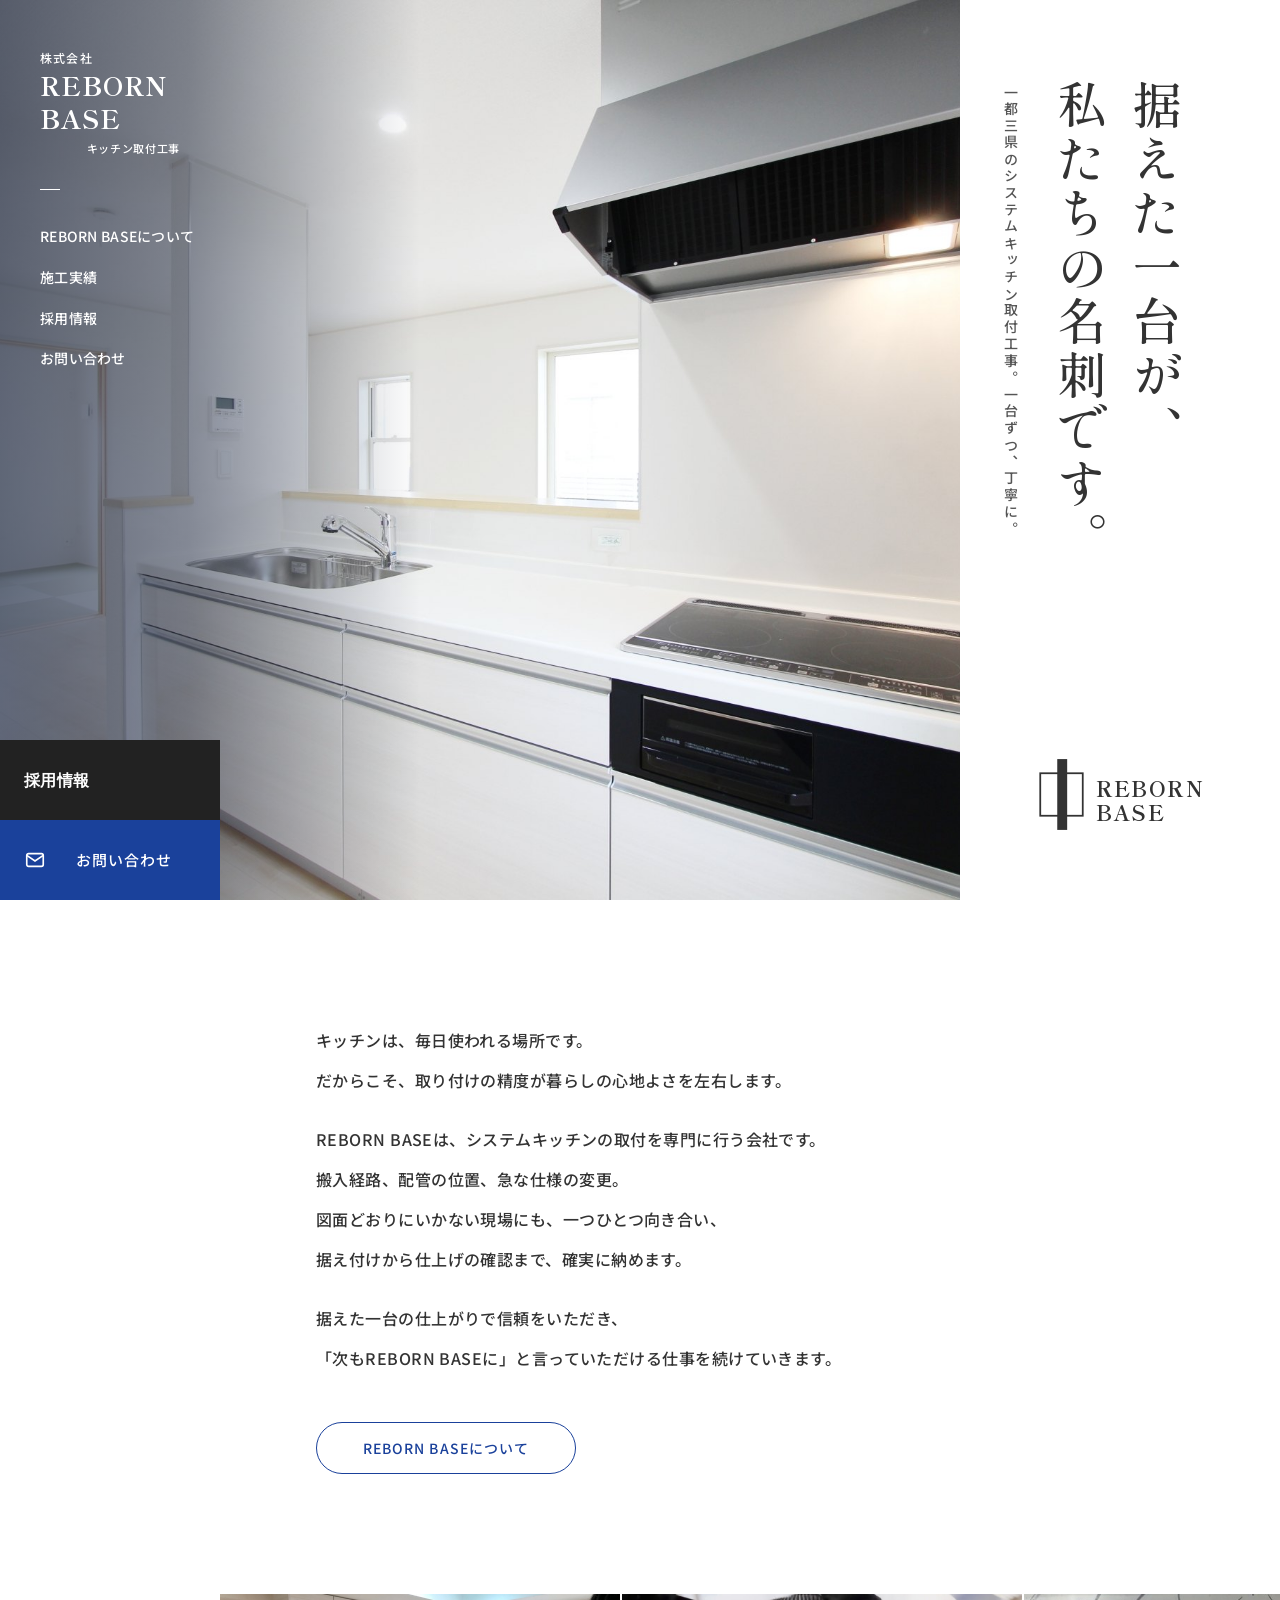
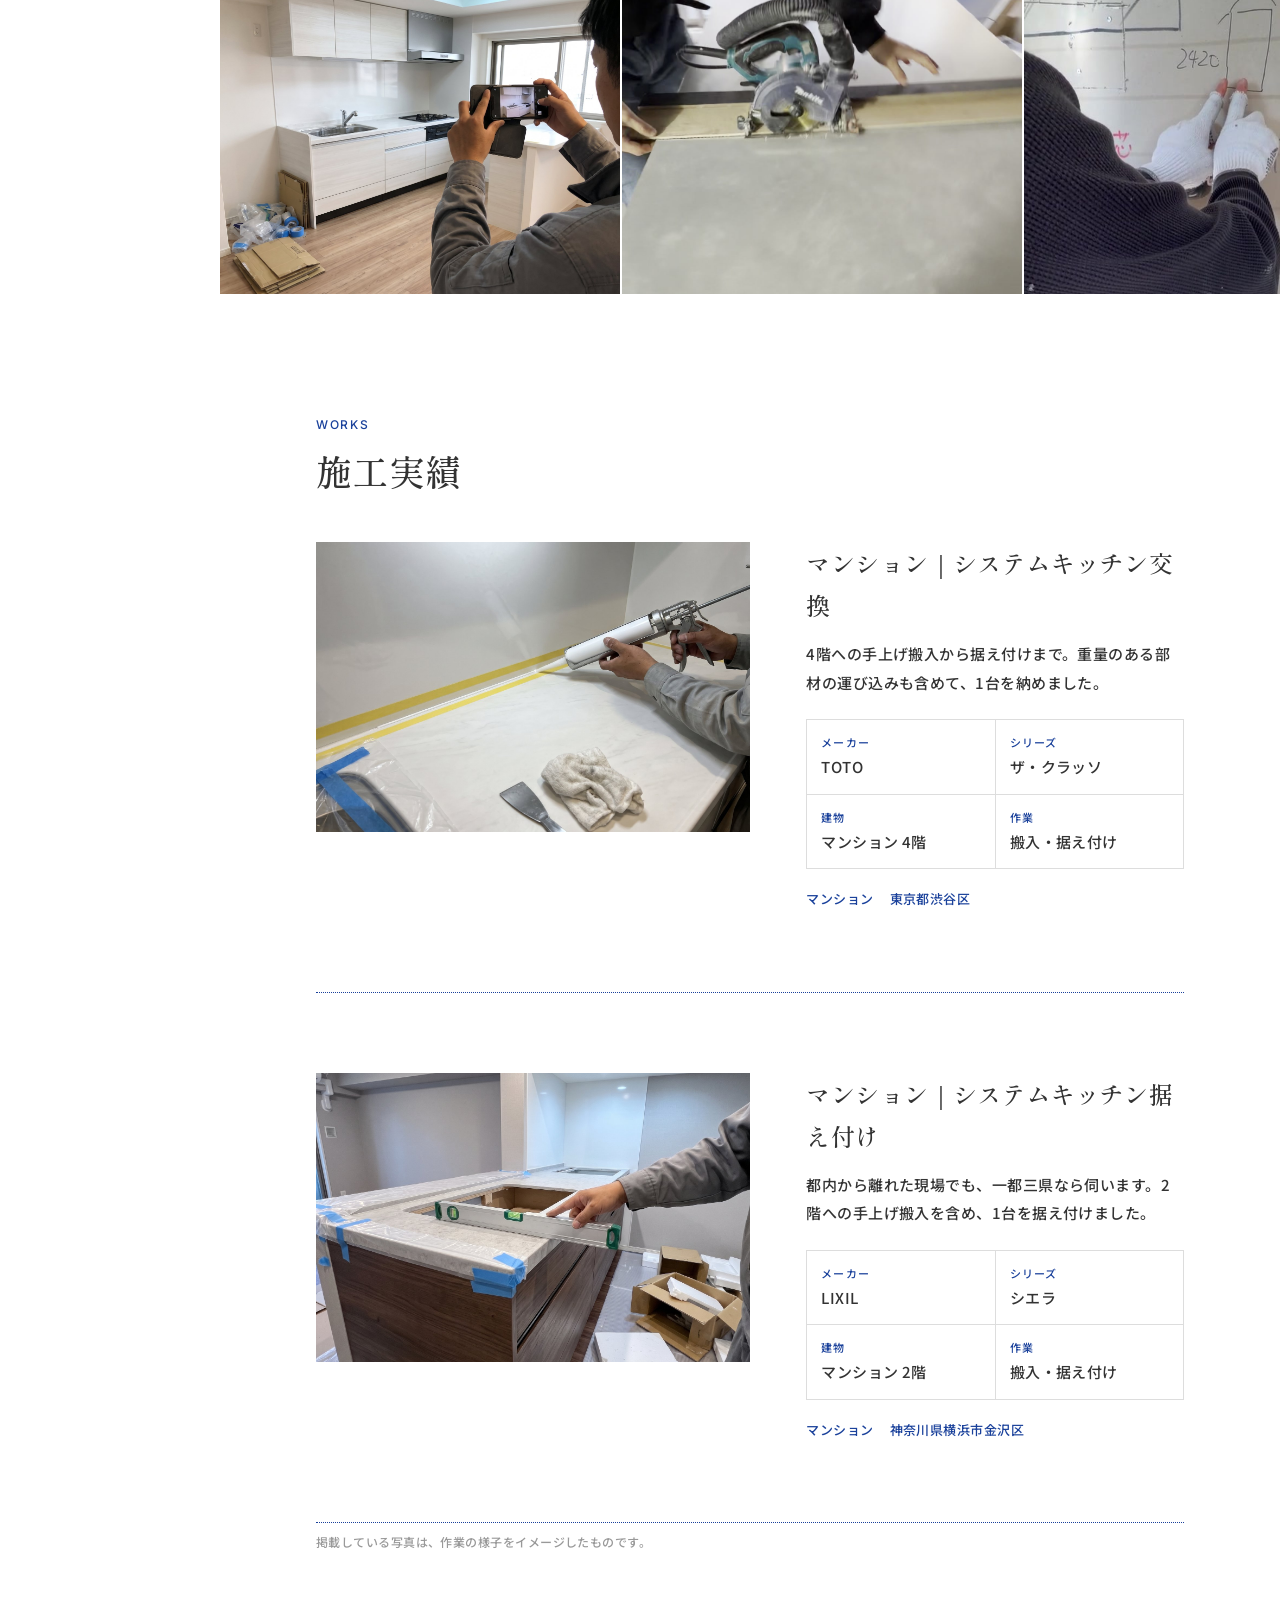
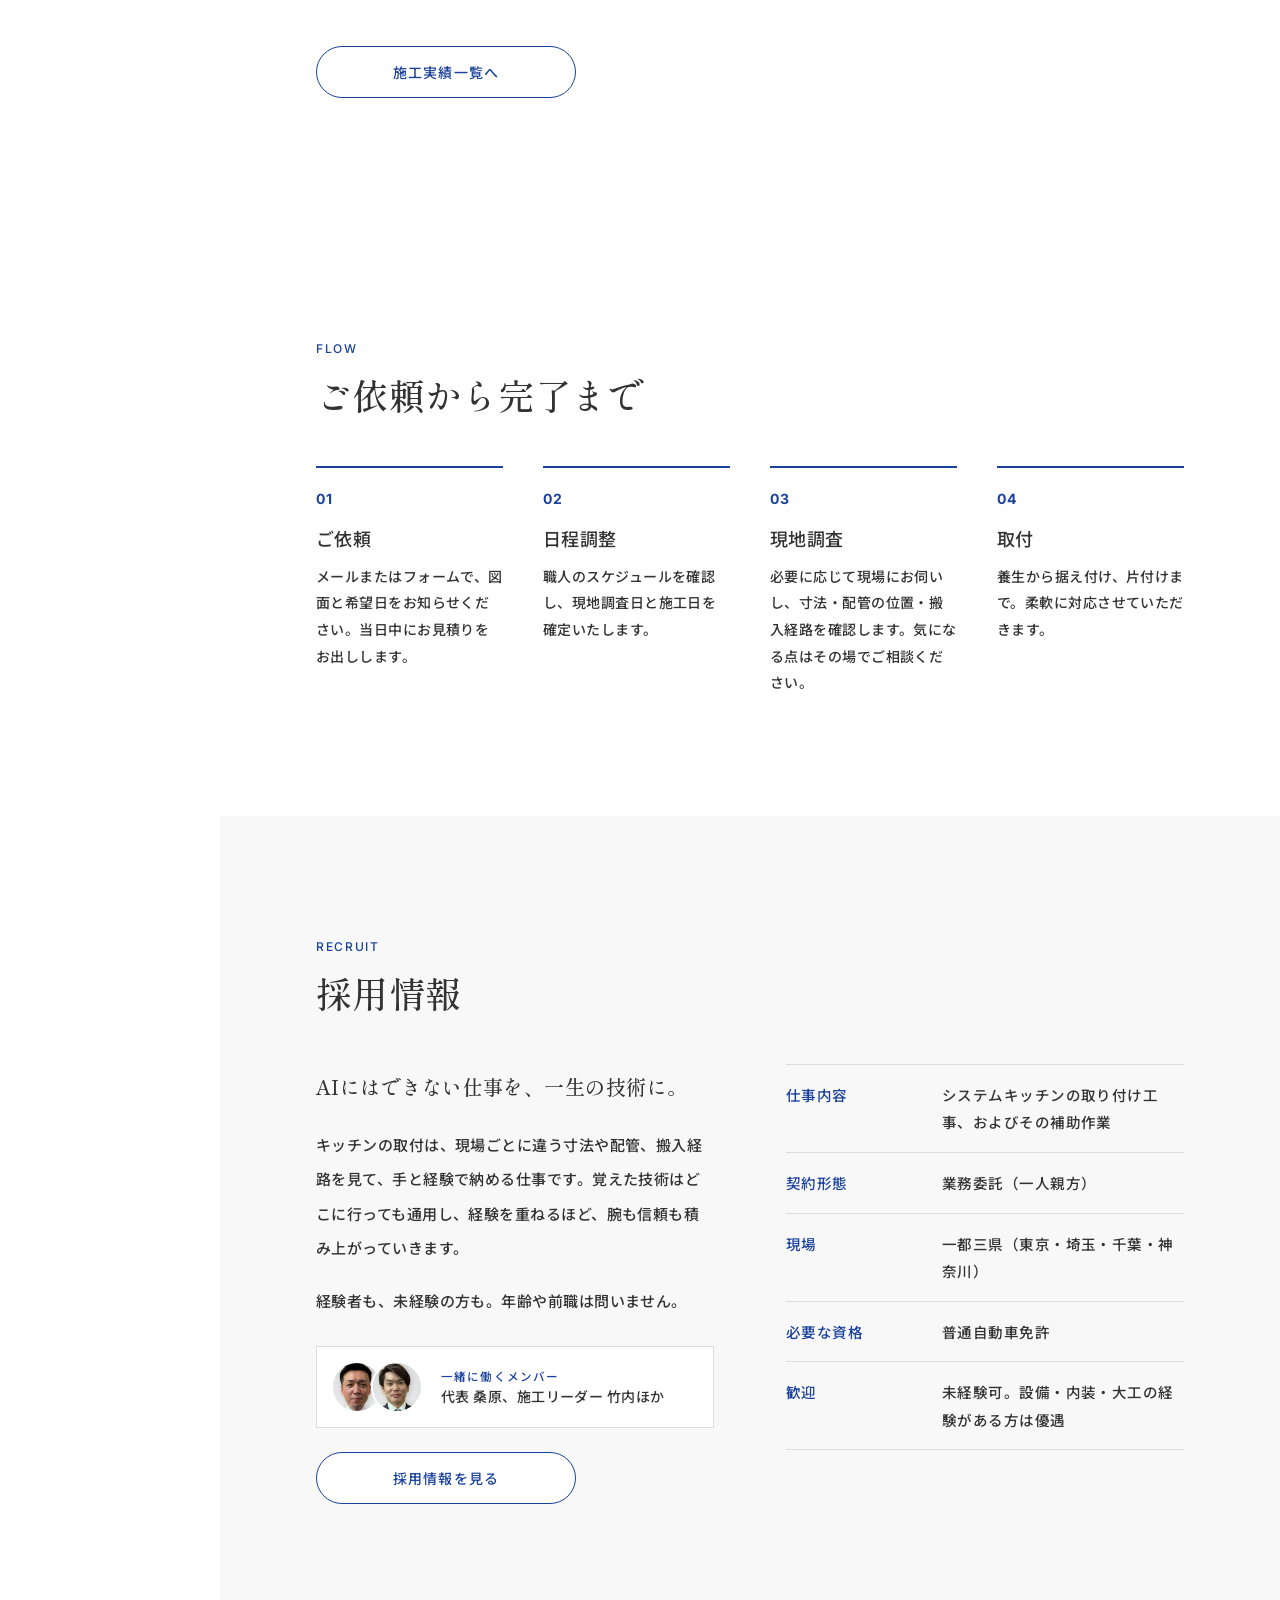
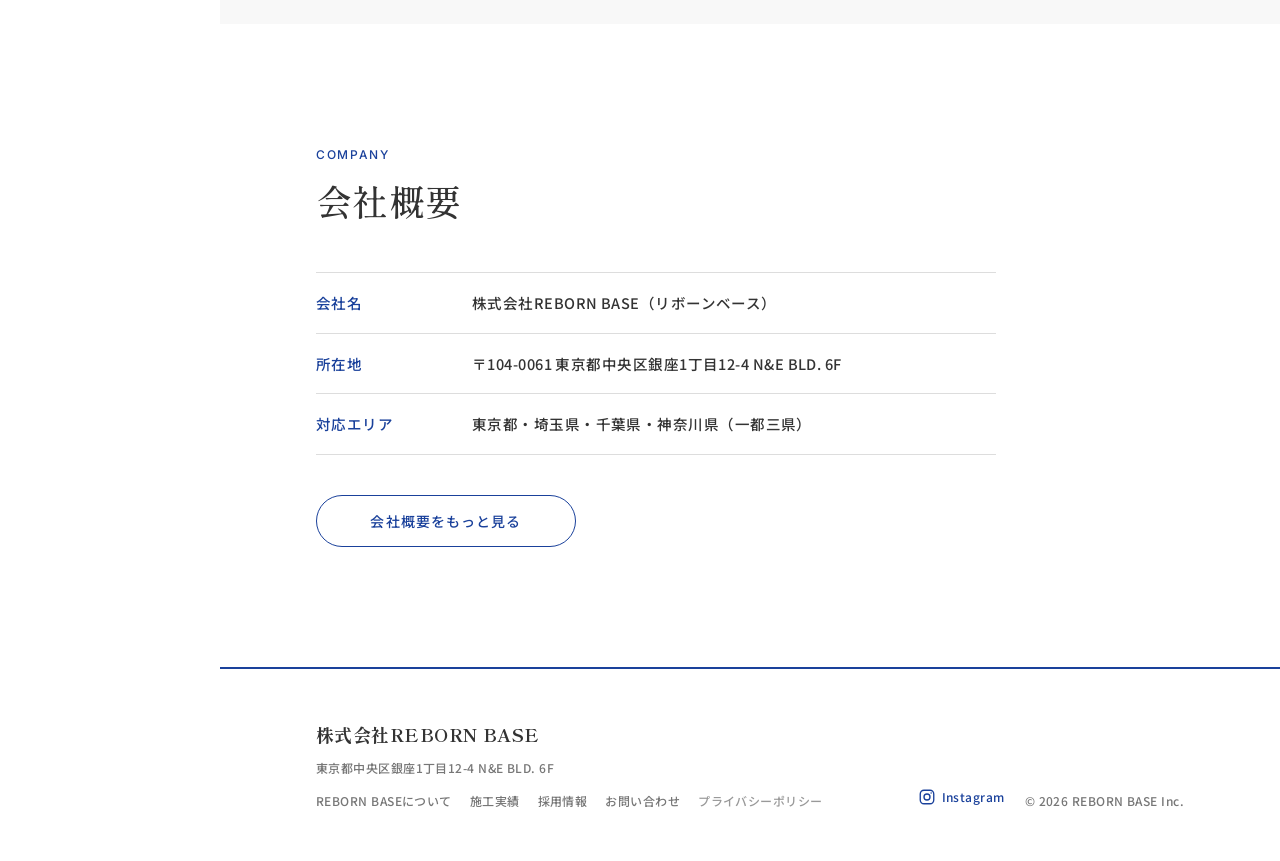
<file: index.html>
<!DOCTYPE html>
<html lang="ja" class="home">
<head>
<meta charset="UTF-8">
<script async src="https://www.googletagmanager.com/gtm.js?id=GTM-TPZF7S4K"></script>
<script>
  window.dataLayer = window.dataLayer || [];
  function gtag(){dataLayer.push(arguments);}
  gtag('js', new Date());
</script>
<meta name="viewport" content="width=device-width, initial-scale=1">
<title>株式会社REBORN BASE｜システムキッチン取付工事</title>
<meta name="description" content="一都三県のシステムキッチン取付工事を専門に行う株式会社REBORN BASE（リボーンベース）。工務店・ハウスメーカーからのご依頼に、確かな施工で応えます。">
<meta property="og:title" content="株式会社REBORN BASE｜システムキッチン取付工事">
<meta property="og:description" content="一都三県のシステムキッチン取付工事を専門に行う株式会社REBORN BASE（リボーンベース）。工務店・ハウスメーカーからのご依頼に、確かな施工で応えます。">
<meta property="og:type" content="website">
<meta property="og:site_name" content="株式会社REBORN BASE">
<meta property="og:url" content="https://reborn-base.co.jp/">
<meta property="og:image" content="https://reborn-base.co.jp/img/ogp.jpg">
<meta property="og:image:width" content="1200">
<meta property="og:image:height" content="630">
<meta property="og:locale" content="ja_JP">
<meta name="twitter:card" content="summary_large_image">
<link rel="canonical" href="https://reborn-base.co.jp/">
<link rel="icon" href="favicon.ico" sizes="32x32">
<link rel="icon" href="img/icon-512.png" type="image/png" sizes="512x512">
<link rel="apple-touch-icon" href="img/icon-180.png">
<meta name="theme-color" content="#1a419b">
<link rel="preconnect" href="https://fonts.googleapis.com">
<link rel="preconnect" href="https://fonts.gstatic.com" crossorigin>
<link href="https://fonts.googleapis.com/css2?family=Noto+Sans+JP:wght@400;500;700&family=Shippori+Mincho+B1:wght@500;700&family=Inter:wght@600;700&display=swap" rel="stylesheet">
<link rel="stylesheet" href="css/style.css?v=202611271630">
</head>
<body class="home">
<svg width="0" height="0" style="position:absolute"><symbol id="logo" viewBox="0 0 240 120">
<rect x="6" y="30" width="60" height="60" fill="none" stroke="#333" stroke-width="2.5"/><rect x="30" y="10" width="14" height="100" fill="#333"/>
<text x="84" y="64" font-family="'Shippori Mincho B1',serif" font-size="30" font-weight="700" fill="#333" letter-spacing="2">REBORN</text>
<text x="84" y="98" font-family="'Shippori Mincho B1',serif" font-size="30" font-weight="700" fill="#333" letter-spacing="2">BASE</text></symbol></svg>
<div class="loading"><div class="load_logo"><svg viewBox="0 0 240 120" style="filter:brightness(2000%)"><use href="#logo"/></svg></div></div>
<header>
  <a class="site_logo" href="index.html"><small>株式会社</small><strong>REBORN BASE</strong><span>キッチン取付工事</span><span class="bar"></span></a>
  <button class="burger" aria-label="メニューを開く" aria-expanded="false" aria-controls="gnavi" onclick="const m=document.getElementById('gnavi');m.classList.toggle('open');const o=m.classList.contains('open');this.setAttribute('aria-expanded',o);this.setAttribute('aria-label',o?'メニューを閉じる':'メニューを開く')"><span></span><span></span><span></span></button>
  <nav class="g_navi" id="gnavi"><a href="about.html">REBORN BASEについて</a><a href="works.html">施工実績</a><a href="recruit.html">採用情報</a><a href="contact.html">お問い合わせ</a></nav>
  <ul class="cv">
    <li class="tel"><a href="recruit.html">採用情報</a></li>
    <li class="mail"><a href="contact.html"><svg viewBox="0 0 24 24" fill="none" stroke="currentColor" stroke-width="1.8"><rect x="3" y="5" width="18" height="14" rx="2"/><path d="M3 7l9 6 9-6"/></svg>お問い合わせ</a></li>
  </ul>
</header>
<div class="kv_area">
  <div class="kv_home_list">
    <div class="kv kv01"><div class="kv_out"><div class="kv_list"><span class="kv_a" style="background-image:url(img/kitchen3.jpg),url(img/kitchen3.jpg)"></span></div></div></div>
    <div class="kv kv02"><div class="kv_out"><div class="kv_list"><span class="kv_a" style="background-image:url(img/kitchen1.jpg),url(img/kitchen1.jpg)"></span></div></div></div>
    <div class="kv kv03"><div class="kv_out"><div class="kv_list"><span class="kv_a" style="background-image:url(img/kitchen4.jpg),url(img/kitchen4.jpg)"></span></div></div></div>
    <div class="kv kv04"><div class="kv_out"><div class="kv_list"><span class="kv_a" style="background-image:url(img/kitchen2.jpg),url(img/kitchen2.jpg)"></span></div></div></div>
  </div>
  <div class="mark"><svg viewBox="0 0 240 120"><use href="#logo"/></svg></div>
</div>
<h2 class="copy_h jp">据えた一台が、<br>私たちの名刺です。</h2>
<p class="copy_s">一都三県のシステムキッチン取付工事。一台ずつ、丁寧に。</p>

<div class="wrapper">
  <section class="inner statement" id="about">
    <p>キッチンは、毎日使われる場所です。<br>だからこそ、取り付けの精度が暮らしの心地よさを左右します。</p><p>REBORN BASEは、システムキッチンの取付を専門に行う会社です。<br>搬入経路、配管の位置、急な仕様の変更。<br>図面どおりにいかない現場にも、一つひとつ向き合い、<br>据え付けから仕上げの確認まで、確実に納めます。</p><p>据えた一台の仕上がりで信頼をいただき、<br>「次もREBORN BASEに」と言っていただける仕事を続けていきます。</p>
    <a class="btn" href="about.html">REBORN BASEについて</a>
  </section>

  <div class="strip" aria-hidden="true"><ul>
    <li><img src="img/w-done.jpg" data-fb="img/w-done.jpg" onerror="this.onerror=null;this.src=this.dataset.fb" alt=""></li><li><img src="img/r-saw.jpg" data-fb="img/r-saw.jpg" onerror="this.onerror=null;this.src=this.dataset.fb" alt=""></li><li><img src="img/r-mark.jpg" data-fb="img/r-mark.jpg" onerror="this.onerror=null;this.src=this.dataset.fb" alt=""></li><li><img src="img/w-hannyu.jpg" data-fb="img/w-hannyu.jpg" onerror="this.onerror=null;this.src=this.dataset.fb" alt=""></li><li><img src="img/w-glue.jpg" data-fb="img/w-glue.jpg" onerror="this.onerror=null;this.src=this.dataset.fb" alt=""></li><li><img src="img/r-tools.jpg" data-fb="img/r-tools.jpg" onerror="this.onerror=null;this.src=this.dataset.fb" alt=""></li><li><img src="img/w-caulk.jpg" data-fb="img/w-caulk.jpg" onerror="this.onerror=null;this.src=this.dataset.fb" alt=""></li><li><img src="img/w-done.jpg" data-fb="img/w-done.jpg" onerror="this.onerror=null;this.src=this.dataset.fb" alt=""></li><li><img src="img/r-saw.jpg" data-fb="img/r-saw.jpg" onerror="this.onerror=null;this.src=this.dataset.fb" alt=""></li><li><img src="img/r-mark.jpg" data-fb="img/r-mark.jpg" onerror="this.onerror=null;this.src=this.dataset.fb" alt=""></li><li><img src="img/w-hannyu.jpg" data-fb="img/w-hannyu.jpg" onerror="this.onerror=null;this.src=this.dataset.fb" alt=""></li><li><img src="img/w-glue.jpg" data-fb="img/w-glue.jpg" onerror="this.onerror=null;this.src=this.dataset.fb" alt=""></li><li><img src="img/r-tools.jpg" data-fb="img/r-tools.jpg" onerror="this.onerror=null;this.src=this.dataset.fb" alt=""></li><li><img src="img/w-caulk.jpg" data-fb="img/w-caulk.jpg" onerror="this.onerror=null;this.src=this.dataset.fb" alt=""></li>
  </ul></div>

  <section class="inner works" id="works">
    <h2 class="sec_title jp"><small>WORKS</small>施工実績</h2>
    <ul class="pickup">
      <li>
        <div class="flex solo">
          <div class="main">
            <div class="txt">
              <h3 class="jp">マンション｜システムキッチン交換</h3>
              <p>4階への手上げ搬入から据え付けまで。重量のある部材の運び込みも含めて、1台を納めました。</p>
              <dl class="spec"><div><dt>メーカー</dt><dd>TOTO</dd></div><div><dt>シリーズ</dt><dd>ザ・クラッソ</dd></div><div><dt>建物</dt><dd>マンション 4階</dd></div><div><dt>作業</dt><dd>搬入・据え付け</dd></div></dl>
              <div class="tag"><span>マンション</span><span>東京都渋谷区</span></div>
            </div>
            <div class="img"><img src="img/w-caulk.jpg" data-fb="img/w-caulk.jpg" onerror="this.onerror=null;this.src=this.dataset.fb" alt="マンション｜システムキッチン交換"></div>
          </div>
        </div>
      </li>
      <li>
        <div class="flex solo">
          <div class="main">
            <div class="txt">
              <h3 class="jp">マンション｜システムキッチン据え付け</h3>
              <p>都内から離れた現場でも、一都三県なら伺います。2階への手上げ搬入を含め、1台を据え付けました。</p>
              <dl class="spec"><div><dt>メーカー</dt><dd>LIXIL</dd></div><div><dt>シリーズ</dt><dd>シエラ</dd></div><div><dt>建物</dt><dd>マンション 2階</dd></div><div><dt>作業</dt><dd>搬入・据え付け</dd></div></dl>
              <div class="tag"><span>マンション</span><span>神奈川県横浜市金沢区</span></div>
            </div>
            <div class="img"><img src="img/w-level2.jpg" data-fb="img/w-level2.jpg" onerror="this.onerror=null;this.src=this.dataset.fb" alt="マンション｜システムキッチン据え付け"></div>
          </div>
        </div>
      </li>
    </ul>
    <p class="photo_note">掲載している写真は、作業の様子をイメージしたものです。</p>
    <a class="btn" href="works.html">施工実績一覧へ</a>
  </section>

  <section class="inner flow" id="flow">
    <h2 class="sec_title jp"><small>FLOW</small>ご依頼から完了まで</h2>
    <ol>
      <li><small>01</small><b>ご依頼</b><p>メールまたはフォームで、図面と希望日をお知らせください。当日中にお見積りをお出しします。</p></li>
      <li><small>02</small><b>日程調整</b><p>職人のスケジュールを確認し、現地調査日と施工日を確定いたします。</p></li>
      <li><small>03</small><b>現地調査</b><p>必要に応じて現場にお伺いし、寸法・配管の位置・搬入経路を確認します。気になる点はその場でご相談ください。</p></li>
      <li><small>04</small><b>取付</b><p>養生から据え付け、片付けまで。柔軟に対応させていただきます。</p></li>
    </ol>
  </section>

  <section class="inner recruit" id="recruit">
    <h2 class="sec_title jp"><small>RECRUIT</small>採用情報</h2>
    <div class="grid">
      <div>
        <p class="jp" style="font-size:2rem;margin-bottom:16px">AIにはできない仕事を、一生の技術に。</p>
        <p>キッチンの取付は、現場ごとに違う寸法や配管、搬入経路を見て、手と経験で納める仕事です。覚えた技術はどこに行っても通用し、経験を重ねるほど、腕も信頼も積み上がっていきます。</p>
        <p>経験者も、未経験の方も。年齢や前職は問いません。</p>
        <a class="mini_team" href="recruit.html#team">
          <span class="mt_ph"><img src="img/m-kuwabara-face.jpg" alt="" width="160" height="160" loading="lazy"><img src="img/m-takeuchi-face.jpg" alt="" width="160" height="160" loading="lazy"></span>
          <span class="mt_tx"><small>一緒に働くメンバー</small>代表 桑原、施工リーダー 竹内ほか</span>
        </a>
        <a class="btn" href="recruit.html">採用情報を見る</a>
      </div>
      <dl class="tbl">
        <div><dt>仕事内容</dt><dd>システムキッチンの取り付け工事、およびその補助作業</dd></div>
        <div><dt>契約形態</dt><dd>業務委託（一人親方）</dd></div>
        <div><dt>現場</dt><dd>一都三県（東京・埼玉・千葉・神奈川）</dd></div>
        <div><dt>必要な資格</dt><dd>普通自動車免許</dd></div>
        <div><dt>歓迎</dt><dd>未経験可。設備・内装・大工の経験がある方は優遇</dd></div>
      </dl>
    </div>
  </section>

  <section class="inner" id="company">
    <h2 class="sec_title jp"><small>COMPANY</small>会社概要</h2>
    <dl class="tbl" style="max-width:680px">
      <div><dt>会社名</dt><dd>株式会社REBORN BASE（リボーンベース）</dd></div>
      <div><dt>所在地</dt><dd>〒104-0061 東京都中央区銀座1丁目12-4 N&amp;E BLD. 6F</dd></div>
      <div><dt>対応エリア</dt><dd>東京都・埼玉県・千葉県・神奈川県（一都三県）</dd></div>
    </dl>
    <a class="btn" href="about.html#company" style="margin-top:40px">会社概要をもっと見る</a>
  </section>
  <footer>
    <div><strong>株式会社REBORN BASE</strong>東京都中央区銀座1丁目12-4 N&amp;E BLD. 6F<br><nav style="margin-top:10px"><a href="about.html">REBORN BASEについて</a><a href="works.html">施工実績</a><a href="recruit.html">採用情報</a><a href="contact.html">お問い合わせ</a><a href="privacy.html">プライバシーポリシー</a></nav></div>
    <div><a class="sns_link" href="https://www.instagram.com/rebornbase.official/" target="_blank" rel="noopener"><svg viewBox="0 0 24 24" fill="none" stroke="currentColor" stroke-width="1.8"><rect x="3" y="3" width="18" height="18" rx="5"/><circle cx="12" cy="12" r="4"/><circle cx="17.5" cy="6.5" r="1" fill="currentColor" stroke="none"/></svg>Instagram</a>© 2026 REBORN BASE Inc.</div>
  </footer>
</div>
<nav class="sp_bar" aria-label="お問い合わせ"><a class="sp_tel" href="mailto:info@reborn-base.co.jp"><svg viewBox="0 0 24 24" fill="none" stroke="currentColor" stroke-width="1.8" aria-hidden="true"><rect x="3" y="5" width="18" height="14" rx="2"/><path d="M3 7l9 6 9-6"/></svg>メールする</a><a class="sp_main" href="contact.html">お問い合わせ</a></nav>
<script>
(function(){
  var loading=document.querySelector('.loading');
  var kvs=[].slice.call(document.querySelectorAll('.kv'));
  var reduce=matchMedia('(prefers-reduced-motion: reduce)').matches;
  function start(){
    var i=-1;
    function next(){
      i=(i+1)%kvs.length; var cur=kvs[i], back=kvs[(i-1+kvs.length)%kvs.length];
      kvs.forEach(function(k){k.classList.remove('pre')}); cur.classList.add('pre');
      setTimeout(function(){cur.classList.add('show')},1000);
      setTimeout(function(){if(back!==cur)back.classList.remove('show')},4000);
    }
    next(); setInterval(next,6000);
  }
  var seen=false; try{seen=sessionStorage.getItem('rb_loaded')}catch(e){}
  if(!seen&&!reduce){
    requestAnimationFrame(function(){loading.classList.add('show')});
    setTimeout(function(){loading.style.transition='opacity 1s ease-in';loading.style.opacity='0';setTimeout(function(){loading.style.display='none'},1000);start();},1500);
    try{sessionStorage.setItem('rb_loaded','1')}catch(e){}
  }else{loading.style.display='none';start();}
})();
</script>
<script>
(function(){
  var header=document.querySelector('header');
  var items=[].slice.call(document.querySelectorAll('.works .main, .works .sub'));
  var kvArea=document.querySelector('.kv_area'), copy=document.querySelector('.copy_h'), copys=document.querySelector('.copy_s');
  function onScroll(){
    var y=window.pageYOffset, h=window.innerHeight;
    if(kvArea){var black=y>h*0.7-300;header.classList.toggle('black',black);kvArea.classList.toggle('fade',black);copy.classList.toggle('move',y>h);if(copys)copys.classList.toggle('move',y>h);}
    items.forEach(function(el){if(!el.classList.contains('show')&&el.getBoundingClientRect().top<h-100)el.classList.add('show');});
  }
  window.addEventListener('scroll',onScroll,{passive:true});window.addEventListener('resize',onScroll);onScroll();
})();
</script>
</body></html>
</file>
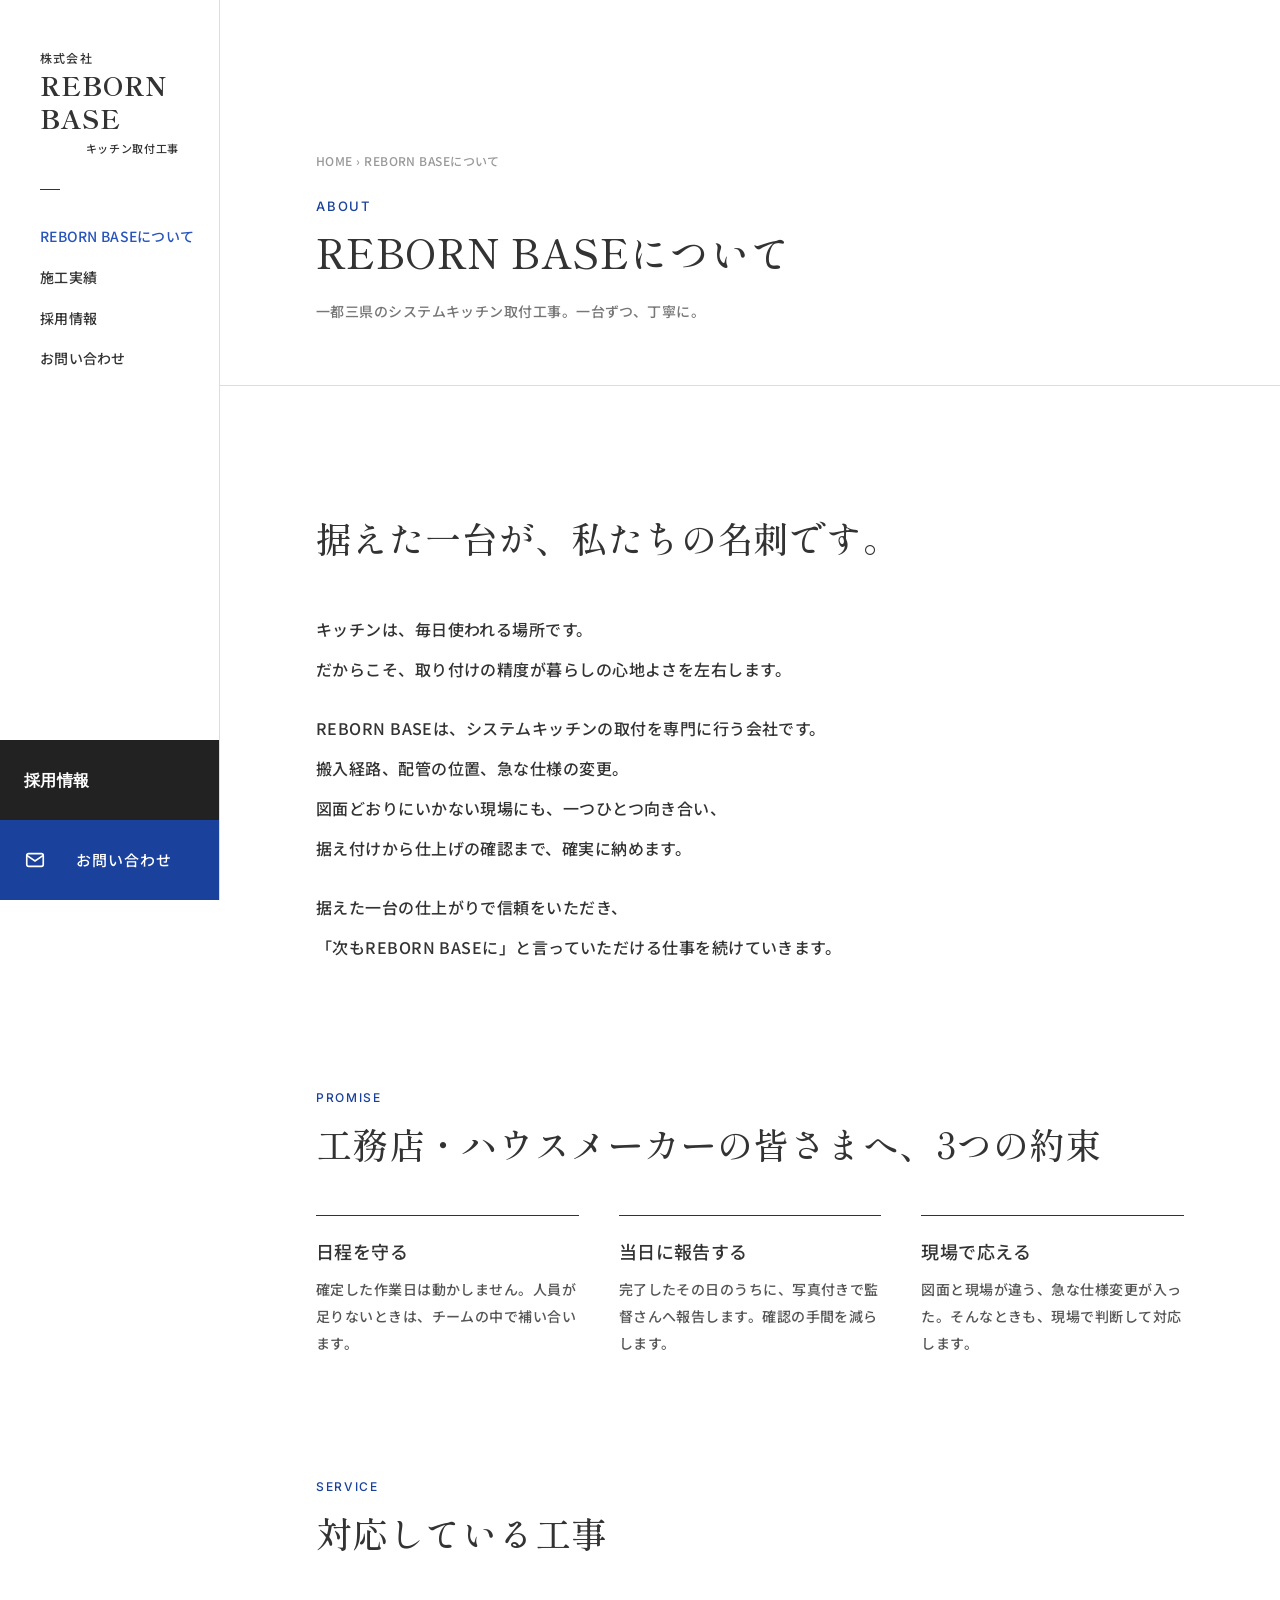
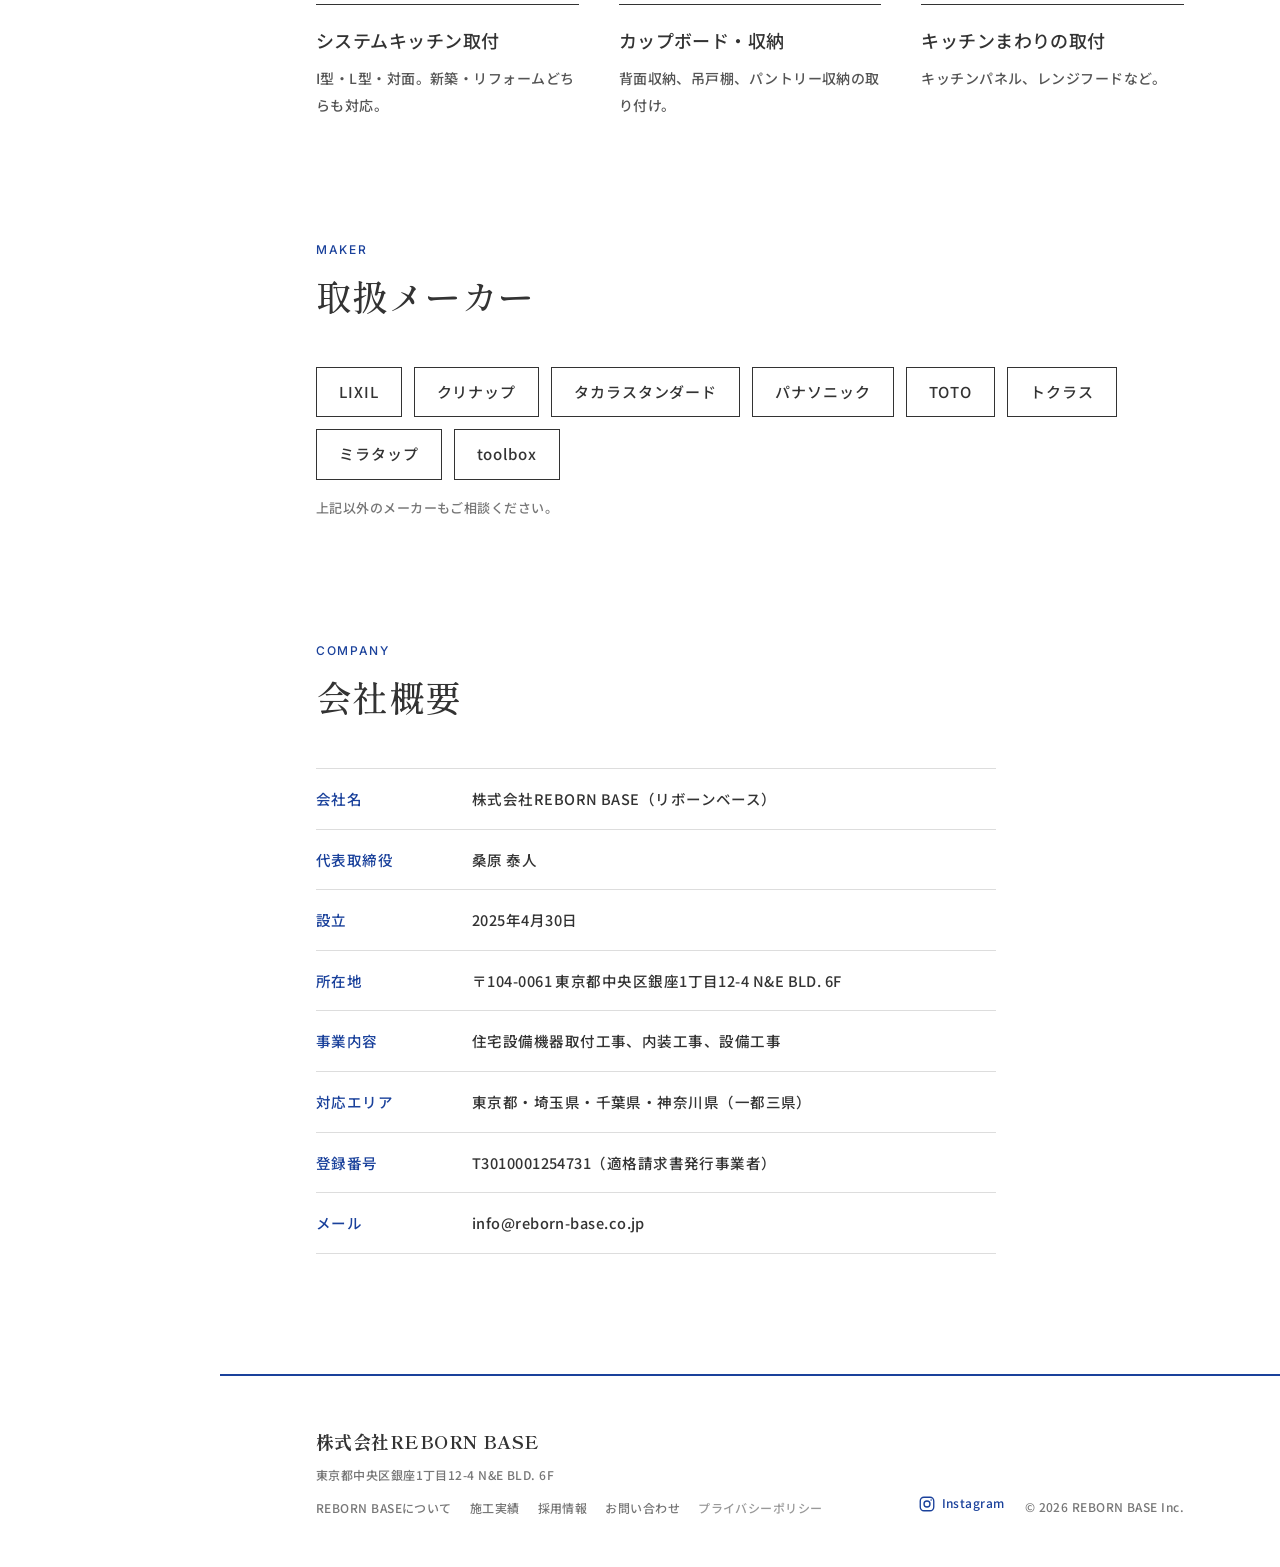
<file: about.html>
<!DOCTYPE html>
<html lang="ja" class="sub">
<head>
<meta charset="UTF-8">
<script async src="https://www.googletagmanager.com/gtm.js?id=GTM-TPZF7S4K"></script>
<script>
  window.dataLayer = window.dataLayer || [];
  function gtag(){dataLayer.push(arguments);}
  gtag('js', new Date());
</script>
<meta name="viewport" content="width=device-width, initial-scale=1">
<title>REBORN BASEについて｜株式会社REBORN BASE</title>
<meta name="description" content="一都三県のシステムキッチン取付工事。一台ずつ、丁寧に。">
<meta property="og:title" content="REBORN BASEについて｜株式会社REBORN BASE">
<meta property="og:description" content="一都三県のシステムキッチン取付工事。一台ずつ、丁寧に。">
<meta property="og:type" content="website">
<meta property="og:site_name" content="株式会社REBORN BASE">
<meta property="og:url" content="https://reborn-base.co.jp/about.html">
<meta property="og:image" content="https://reborn-base.co.jp/img/ogp.jpg">
<meta property="og:image:width" content="1200">
<meta property="og:image:height" content="630">
<meta property="og:locale" content="ja_JP">
<meta name="twitter:card" content="summary_large_image">
<link rel="canonical" href="https://reborn-base.co.jp/about.html">
<link rel="icon" href="favicon.ico" sizes="32x32">
<link rel="icon" href="img/icon-512.png" type="image/png" sizes="512x512">
<link rel="apple-touch-icon" href="img/icon-180.png">
<meta name="theme-color" content="#1a419b">
<link rel="preconnect" href="https://fonts.googleapis.com">
<link rel="preconnect" href="https://fonts.gstatic.com" crossorigin>
<link href="https://fonts.googleapis.com/css2?family=Noto+Sans+JP:wght@400;500;700&family=Shippori+Mincho+B1:wght@500;700&family=Inter:wght@600;700&display=swap" rel="stylesheet">
<link rel="stylesheet" href="css/style.css?v=202611271630">
</head>
<body class="sub">
<svg width="0" height="0" style="position:absolute"><symbol id="logo" viewBox="0 0 240 120">
<rect x="6" y="30" width="60" height="60" fill="none" stroke="#333" stroke-width="2.5"/><rect x="30" y="10" width="14" height="100" fill="#333"/>
<text x="84" y="64" font-family="'Shippori Mincho B1',serif" font-size="30" font-weight="700" fill="#333" letter-spacing="2">REBORN</text>
<text x="84" y="98" font-family="'Shippori Mincho B1',serif" font-size="30" font-weight="700" fill="#333" letter-spacing="2">BASE</text></symbol></svg>
<header>
  <a class="site_logo" href="index.html"><small>株式会社</small><strong>REBORN BASE</strong><span>キッチン取付工事</span><span class="bar"></span></a>
  <button class="burger" aria-label="メニューを開く" aria-expanded="false" aria-controls="gnavi" onclick="const m=document.getElementById('gnavi');m.classList.toggle('open');const o=m.classList.contains('open');this.setAttribute('aria-expanded',o);this.setAttribute('aria-label',o?'メニューを閉じる':'メニューを開く')"><span></span><span></span><span></span></button>
  <nav class="g_navi" id="gnavi"><a href="about.html" class=on>REBORN BASEについて</a><a href="works.html">施工実績</a><a href="recruit.html">採用情報</a><a href="contact.html">お問い合わせ</a></nav>
  <ul class="cv">
    <li class="tel"><a href="recruit.html">採用情報</a></li>
    <li class="mail"><a href="contact.html"><svg viewBox="0 0 24 24" fill="none" stroke="currentColor" stroke-width="1.8"><rect x="3" y="5" width="18" height="14" rx="2"/><path d="M3 7l9 6 9-6"/></svg>お問い合わせ</a></li>
  </ul>
</header>
<div class="wrapper">
  <div class="page_head"><div class="crumb"><a href="index.html">HOME</a> › REBORN BASEについて</div><h1 class="jp"><small>ABOUT</small>REBORN BASEについて</h1><p>一都三県のシステムキッチン取付工事。一台ずつ、丁寧に。</p></div>

  <section class="inner">
    <h2 class="sec_title jp">据えた一台が、私たちの名刺です。</h2>
    <div class="lead"><p>キッチンは、毎日使われる場所です。<br>だからこそ、取り付けの精度が暮らしの心地よさを左右します。</p><p>REBORN BASEは、システムキッチンの取付を専門に行う会社です。<br>搬入経路、配管の位置、急な仕様の変更。<br>図面どおりにいかない現場にも、一つひとつ向き合い、<br>据え付けから仕上げの確認まで、確実に納めます。</p><p>据えた一台の仕上がりで信頼をいただき、<br>「次もREBORN BASEに」と言っていただける仕事を続けていきます。</p></div>
  </section>
  <section class="inner" style="padding-top:0">
    <h2 class="sec_title jp"><small>PROMISE</small>工務店・ハウスメーカーの皆さまへ、3つの約束</h2>
    <ul class="services">
      <li><b>日程を守る</b><p>確定した作業日は動かしません。人員が足りないときは、チームの中で補い合います。</p></li>
      <li><b>当日に報告する</b><p>完了したその日のうちに、写真付きで監督さんへ報告します。確認の手間を減らします。</p></li>
      <li><b>現場で応える</b><p>図面と現場が違う、急な仕様変更が入った。そんなときも、現場で判断して対応します。</p></li>
    </ul>
  </section>
  <section class="inner" style="padding-top:0">
    <h2 class="sec_title jp"><small>SERVICE</small>対応している工事</h2>
    <ul class="services">
      <li><b>システムキッチン取付</b><p>I型・L型・対面。新築・リフォームどちらも対応。</p></li>
      <li><b>カップボード・収納</b><p>背面収納、吊戸棚、パントリー収納の取り付け。</p></li>
      <li><b>キッチンまわりの取付</b><p>キッチンパネル、レンジフードなど。</p></li>
    </ul>
  </section>
  <section class="inner" style="padding-top:0">
    <h2 class="sec_title jp"><small>MAKER</small>取扱メーカー</h2>
    <ul class="makers">
      <li>LIXIL</li><li>クリナップ</li><li>タカラスタンダード</li><li>パナソニック</li><li>TOTO</li><li>トクラス</li><li>ミラタップ</li><li>toolbox</li>
    </ul>
    <p style="color:#777;font-size:1.3rem;margin-top:16px">上記以外のメーカーもご相談ください。</p>
  </section>
  <section class="inner" style="padding-top:0" id="company">
    <h2 class="sec_title jp"><small>COMPANY</small>会社概要</h2>
    <dl class="tbl" style="max-width:680px">
      <div><dt>会社名</dt><dd>株式会社REBORN BASE（リボーンベース）</dd></div>
      <div><dt>代表取締役</dt><dd>桑原 泰人</dd></div>
      <div><dt>設立</dt><dd>2025年4月30日</dd></div>
      <div><dt>所在地</dt><dd>〒104-0061 東京都中央区銀座1丁目12-4 N&amp;E BLD. 6F</dd></div>
      <div><dt>事業内容</dt><dd>住宅設備機器取付工事、内装工事、設備工事</dd></div>
      <div><dt>対応エリア</dt><dd>東京都・埼玉県・千葉県・神奈川県（一都三県）</dd></div>
      <div><dt>登録番号</dt><dd>T3010001254731（適格請求書発行事業者）</dd></div>
      <div><dt>メール</dt><dd>info@reborn-base.co.jp</dd></div>
    </dl>
  </section>
  <footer>
    <div><strong>株式会社REBORN BASE</strong>東京都中央区銀座1丁目12-4 N&amp;E BLD. 6F<br><nav style="margin-top:10px"><a href="about.html">REBORN BASEについて</a><a href="works.html">施工実績</a><a href="recruit.html">採用情報</a><a href="contact.html">お問い合わせ</a><a href="privacy.html">プライバシーポリシー</a></nav></div>
    <div><a class="sns_link" href="https://www.instagram.com/rebornbase.official/" target="_blank" rel="noopener"><svg viewBox="0 0 24 24" fill="none" stroke="currentColor" stroke-width="1.8"><rect x="3" y="3" width="18" height="18" rx="5"/><circle cx="12" cy="12" r="4"/><circle cx="17.5" cy="6.5" r="1" fill="currentColor" stroke="none"/></svg>Instagram</a>© 2026 REBORN BASE Inc.</div>
  </footer>
</div>
<nav class="sp_bar" aria-label="お問い合わせ"><a class="sp_tel" href="mailto:info@reborn-base.co.jp"><svg viewBox="0 0 24 24" fill="none" stroke="currentColor" stroke-width="1.8" aria-hidden="true"><rect x="3" y="5" width="18" height="14" rx="2"/><path d="M3 7l9 6 9-6"/></svg>メールする</a><a class="sp_main" href="contact.html">お問い合わせ</a></nav>
<script>
(function(){
  var header=document.querySelector('header');
  var items=[].slice.call(document.querySelectorAll('.works .main, .works .sub'));
  var kvArea=document.querySelector('.kv_area'), copy=document.querySelector('.copy_h'), copys=document.querySelector('.copy_s');
  function onScroll(){
    var y=window.pageYOffset, h=window.innerHeight;
    if(kvArea){var black=y>h*0.7-300;header.classList.toggle('black',black);kvArea.classList.toggle('fade',black);copy.classList.toggle('move',y>h);if(copys)copys.classList.toggle('move',y>h);}
    items.forEach(function(el){if(!el.classList.contains('show')&&el.getBoundingClientRect().top<h-100)el.classList.add('show');});
  }
  window.addEventListener('scroll',onScroll,{passive:true});window.addEventListener('resize',onScroll);onScroll();
})();
</script>
</body></html>
</file>
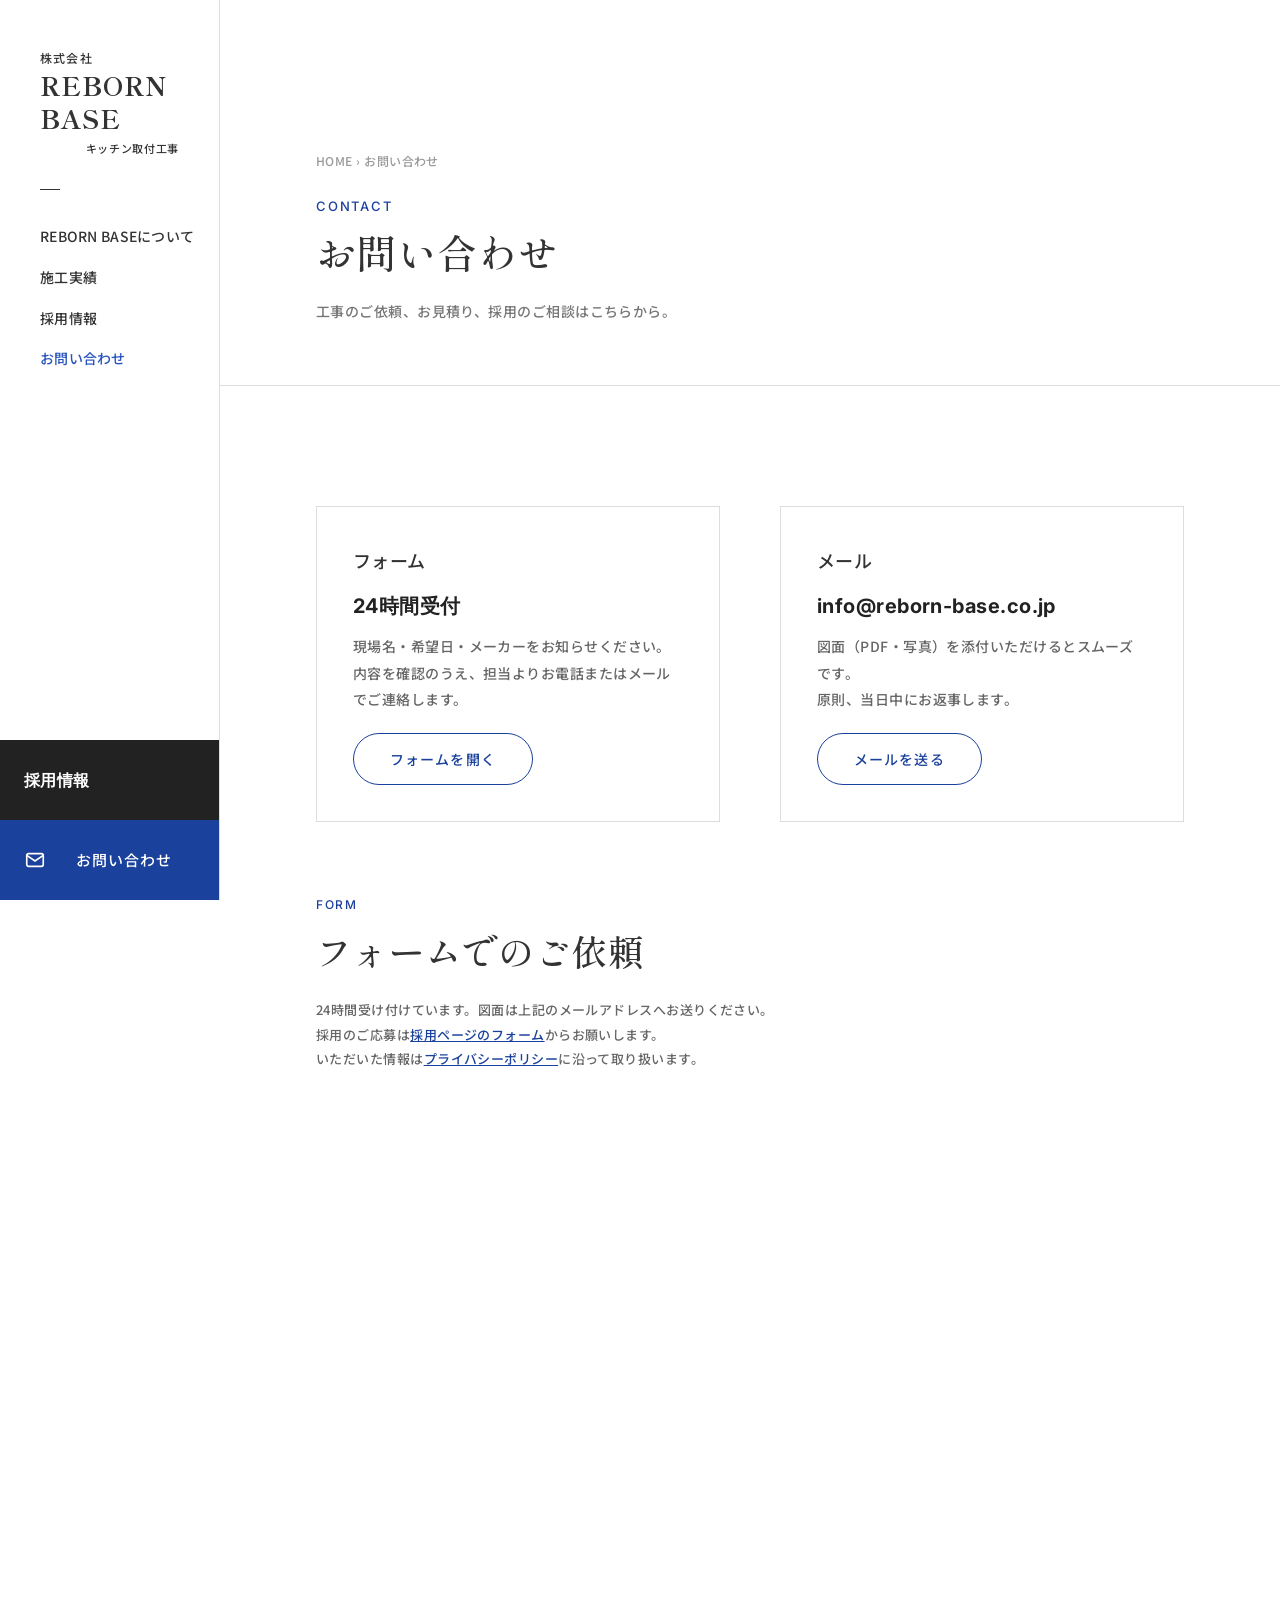
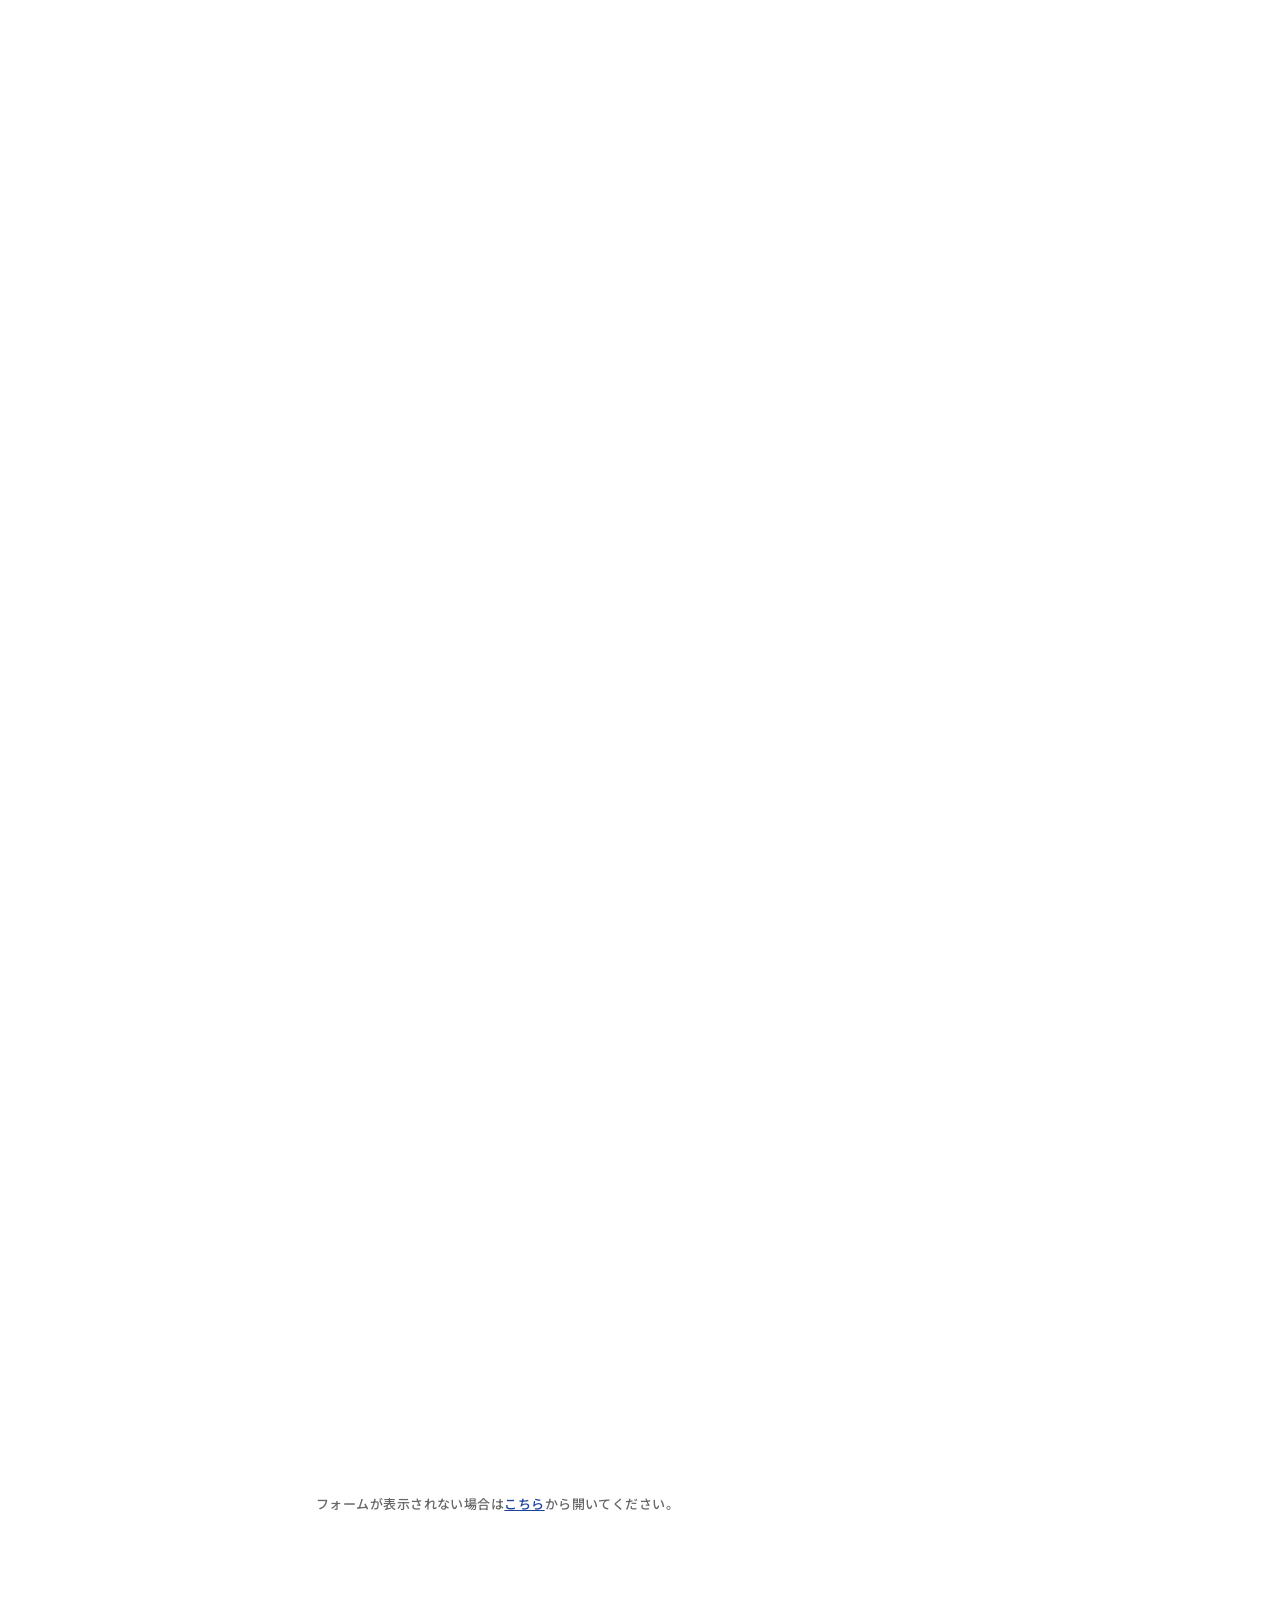
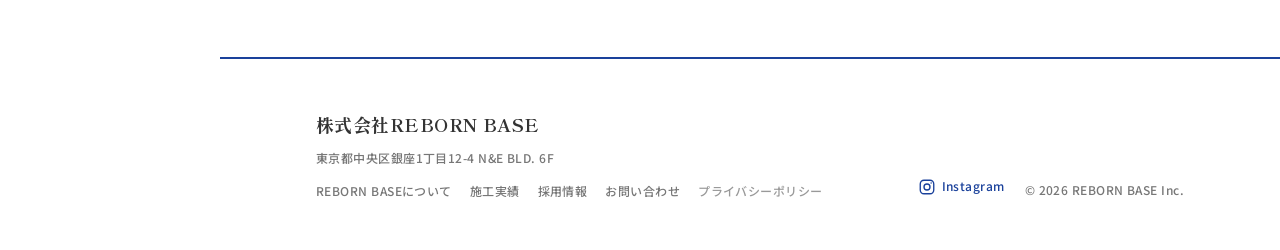
<file: contact.html>
<!DOCTYPE html>
<html lang="ja" class="sub">
<head>
<meta charset="UTF-8">
<script async src="https://www.googletagmanager.com/gtm.js?id=GTM-TPZF7S4K"></script>
<script>
  window.dataLayer = window.dataLayer || [];
  function gtag(){dataLayer.push(arguments);}
  gtag('js', new Date());
</script>
<meta name="viewport" content="width=device-width, initial-scale=1">
<title>お問い合わせ｜株式会社REBORN BASE</title>
<meta name="description" content="工事のご依頼、お見積り、採用のご相談はこちらから。">
<meta property="og:title" content="お問い合わせ｜株式会社REBORN BASE">
<meta property="og:description" content="工事のご依頼、お見積り、採用のご相談はこちらから。">
<meta property="og:type" content="website">
<meta property="og:site_name" content="株式会社REBORN BASE">
<meta property="og:url" content="https://reborn-base.co.jp/contact.html">
<meta property="og:image" content="https://reborn-base.co.jp/img/ogp.jpg">
<meta property="og:image:width" content="1200">
<meta property="og:image:height" content="630">
<meta property="og:locale" content="ja_JP">
<meta name="twitter:card" content="summary_large_image">
<link rel="canonical" href="https://reborn-base.co.jp/contact.html">
<link rel="icon" href="favicon.ico" sizes="32x32">
<link rel="icon" href="img/icon-512.png" type="image/png" sizes="512x512">
<link rel="apple-touch-icon" href="img/icon-180.png">
<meta name="theme-color" content="#1a419b">
<link rel="preconnect" href="https://fonts.googleapis.com">
<link rel="preconnect" href="https://fonts.gstatic.com" crossorigin>
<link href="https://fonts.googleapis.com/css2?family=Noto+Sans+JP:wght@400;500;700&family=Shippori+Mincho+B1:wght@500;700&family=Inter:wght@600;700&display=swap" rel="stylesheet">
<link rel="stylesheet" href="css/style.css?v=202611271630">
</head>
<body class="sub">
<svg width="0" height="0" style="position:absolute"><symbol id="logo" viewBox="0 0 240 120">
<rect x="6" y="30" width="60" height="60" fill="none" stroke="#333" stroke-width="2.5"/><rect x="30" y="10" width="14" height="100" fill="#333"/>
<text x="84" y="64" font-family="'Shippori Mincho B1',serif" font-size="30" font-weight="700" fill="#333" letter-spacing="2">REBORN</text>
<text x="84" y="98" font-family="'Shippori Mincho B1',serif" font-size="30" font-weight="700" fill="#333" letter-spacing="2">BASE</text></symbol></svg>
<header>
  <a class="site_logo" href="index.html"><small>株式会社</small><strong>REBORN BASE</strong><span>キッチン取付工事</span><span class="bar"></span></a>
  <button class="burger" aria-label="メニューを開く" aria-expanded="false" aria-controls="gnavi" onclick="const m=document.getElementById('gnavi');m.classList.toggle('open');const o=m.classList.contains('open');this.setAttribute('aria-expanded',o);this.setAttribute('aria-label',o?'メニューを閉じる':'メニューを開く')"><span></span><span></span><span></span></button>
  <nav class="g_navi" id="gnavi"><a href="about.html">REBORN BASEについて</a><a href="works.html">施工実績</a><a href="recruit.html">採用情報</a><a href="contact.html" class=on>お問い合わせ</a></nav>
  <ul class="cv">
    <li class="tel"><a href="recruit.html">採用情報</a></li>
    <li class="mail"><a href="contact.html"><svg viewBox="0 0 24 24" fill="none" stroke="currentColor" stroke-width="1.8"><rect x="3" y="5" width="18" height="14" rx="2"/><path d="M3 7l9 6 9-6"/></svg>お問い合わせ</a></li>
  </ul>
</header>
<div class="wrapper">
  <div class="page_head"><div class="crumb"><a href="index.html">HOME</a> › お問い合わせ</div><h1 class="jp"><small>CONTACT</small>お問い合わせ</h1><p>工事のご依頼、お見積り、採用のご相談はこちらから。</p></div>

  <section class="inner">
    <div class="contact_grid">
      <div class="c_card">
        <h3>フォーム</h3>
        <div class="big" style="font-size:2rem">24時間受付</div>
        <p>現場名・希望日・メーカーをお知らせください。<br>内容を確認のうえ、担当よりお電話またはメールでご連絡します。</p>
        <a class="btn" href="#form">フォームを開く</a>
      </div>
      <div class="c_card">
        <h3>メール</h3>
        <div class="big" style="font-size:2rem">info@reborn-base.co.jp</div>
        <p>図面（PDF・写真）を添付いただけるとスムーズです。<br>原則、当日中にお返事します。</p>
        <a class="btn" href="mailto:info@reborn-base.co.jp?subject=工事のご依頼">メールを送る</a>
      </div>
    </div>
    <div class="form_wrap" id="form">
      <h2 class="sec_title jp" style="margin-bottom:16px"><small>FORM</small>フォームでのご依頼</h2>
      <p class="form_note">24時間受け付けています。図面は上記のメールアドレスへお送りください。<br>採用のご応募は<a href="recruit.html#recruit_form">採用ページのフォーム</a>からお願いします。<br>いただいた情報は<a href="privacy.html">プライバシーポリシー</a>に沿って取り扱います。</p>
      <iframe src="https://docs.google.com/forms/d/e/1FAIpQLSdcbeYnhrEtHMBfnVlYB9TKUoEcPK063rAHYaQz1_A3Rg2D4A/viewform?embedded=true" title="工事のご依頼・お見積りフォーム" loading="lazy" class="f_koji">読み込んでいます…</iframe>
      <p class="form_note">フォームが表示されない場合は<a href="https://docs.google.com/forms/d/e/1FAIpQLSdcbeYnhrEtHMBfnVlYB9TKUoEcPK063rAHYaQz1_A3Rg2D4A/viewform" target="_blank" rel="noopener">こちら</a>から開いてください。</p>
    </div>
  </section>
  <footer>
    <div><strong>株式会社REBORN BASE</strong>東京都中央区銀座1丁目12-4 N&amp;E BLD. 6F<br><nav style="margin-top:10px"><a href="about.html">REBORN BASEについて</a><a href="works.html">施工実績</a><a href="recruit.html">採用情報</a><a href="contact.html">お問い合わせ</a><a href="privacy.html">プライバシーポリシー</a></nav></div>
    <div><a class="sns_link" href="https://www.instagram.com/rebornbase.official/" target="_blank" rel="noopener"><svg viewBox="0 0 24 24" fill="none" stroke="currentColor" stroke-width="1.8"><rect x="3" y="3" width="18" height="18" rx="5"/><circle cx="12" cy="12" r="4"/><circle cx="17.5" cy="6.5" r="1" fill="currentColor" stroke="none"/></svg>Instagram</a>© 2026 REBORN BASE Inc.</div>
  </footer>
</div>
<nav class="sp_bar" aria-label="お問い合わせ"><a class="sp_tel" href="mailto:info@reborn-base.co.jp"><svg viewBox="0 0 24 24" fill="none" stroke="currentColor" stroke-width="1.8" aria-hidden="true"><rect x="3" y="5" width="18" height="14" rx="2"/><path d="M3 7l9 6 9-6"/></svg>メールする</a><a class="sp_main" href="contact.html">お問い合わせ</a></nav>
<script>
(function(){
  var header=document.querySelector('header');
  var items=[].slice.call(document.querySelectorAll('.works .main, .works .sub'));
  var kvArea=document.querySelector('.kv_area'), copy=document.querySelector('.copy_h'), copys=document.querySelector('.copy_s');
  function onScroll(){
    var y=window.pageYOffset, h=window.innerHeight;
    if(kvArea){var black=y>h*0.7-300;header.classList.toggle('black',black);kvArea.classList.toggle('fade',black);copy.classList.toggle('move',y>h);if(copys)copys.classList.toggle('move',y>h);}
    items.forEach(function(el){if(!el.classList.contains('show')&&el.getBoundingClientRect().top<h-100)el.classList.add('show');});
  }
  window.addEventListener('scroll',onScroll,{passive:true});window.addEventListener('resize',onScroll);onScroll();
})();
</script>
</body></html>
</file>
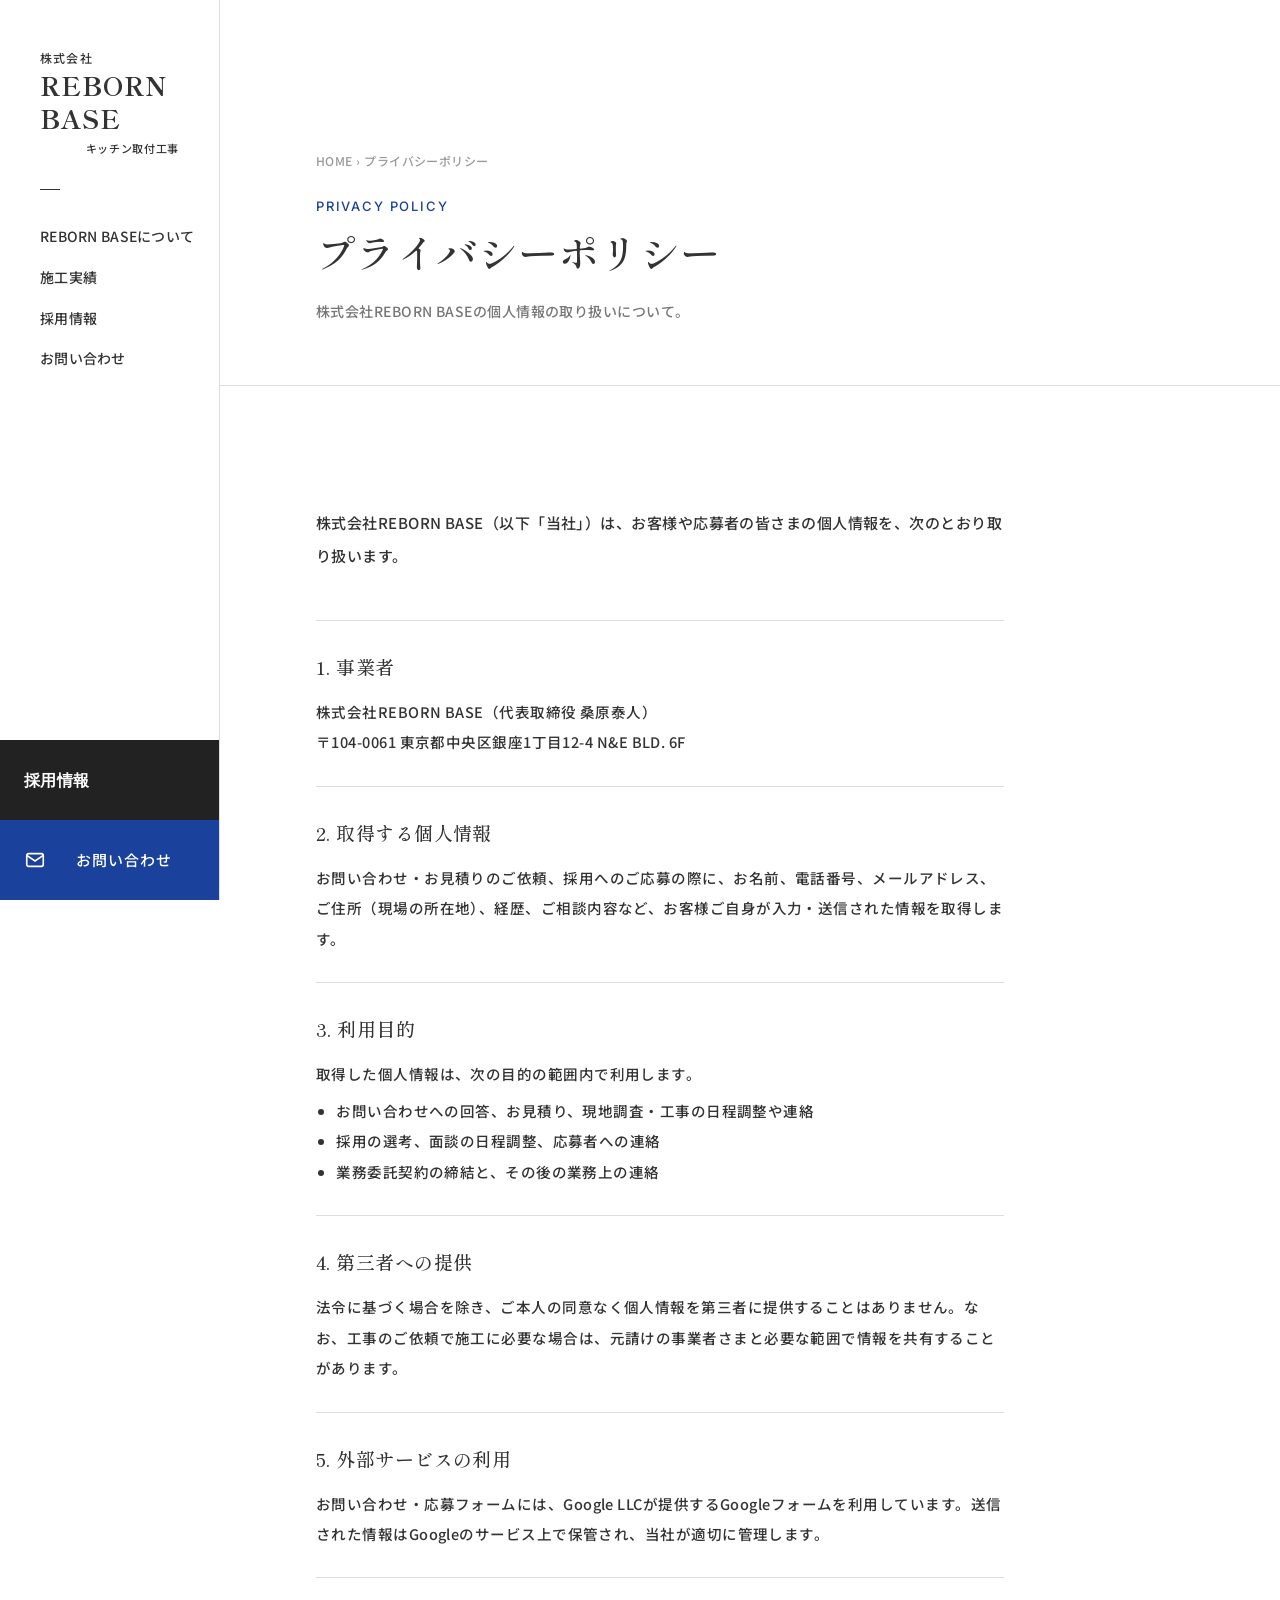
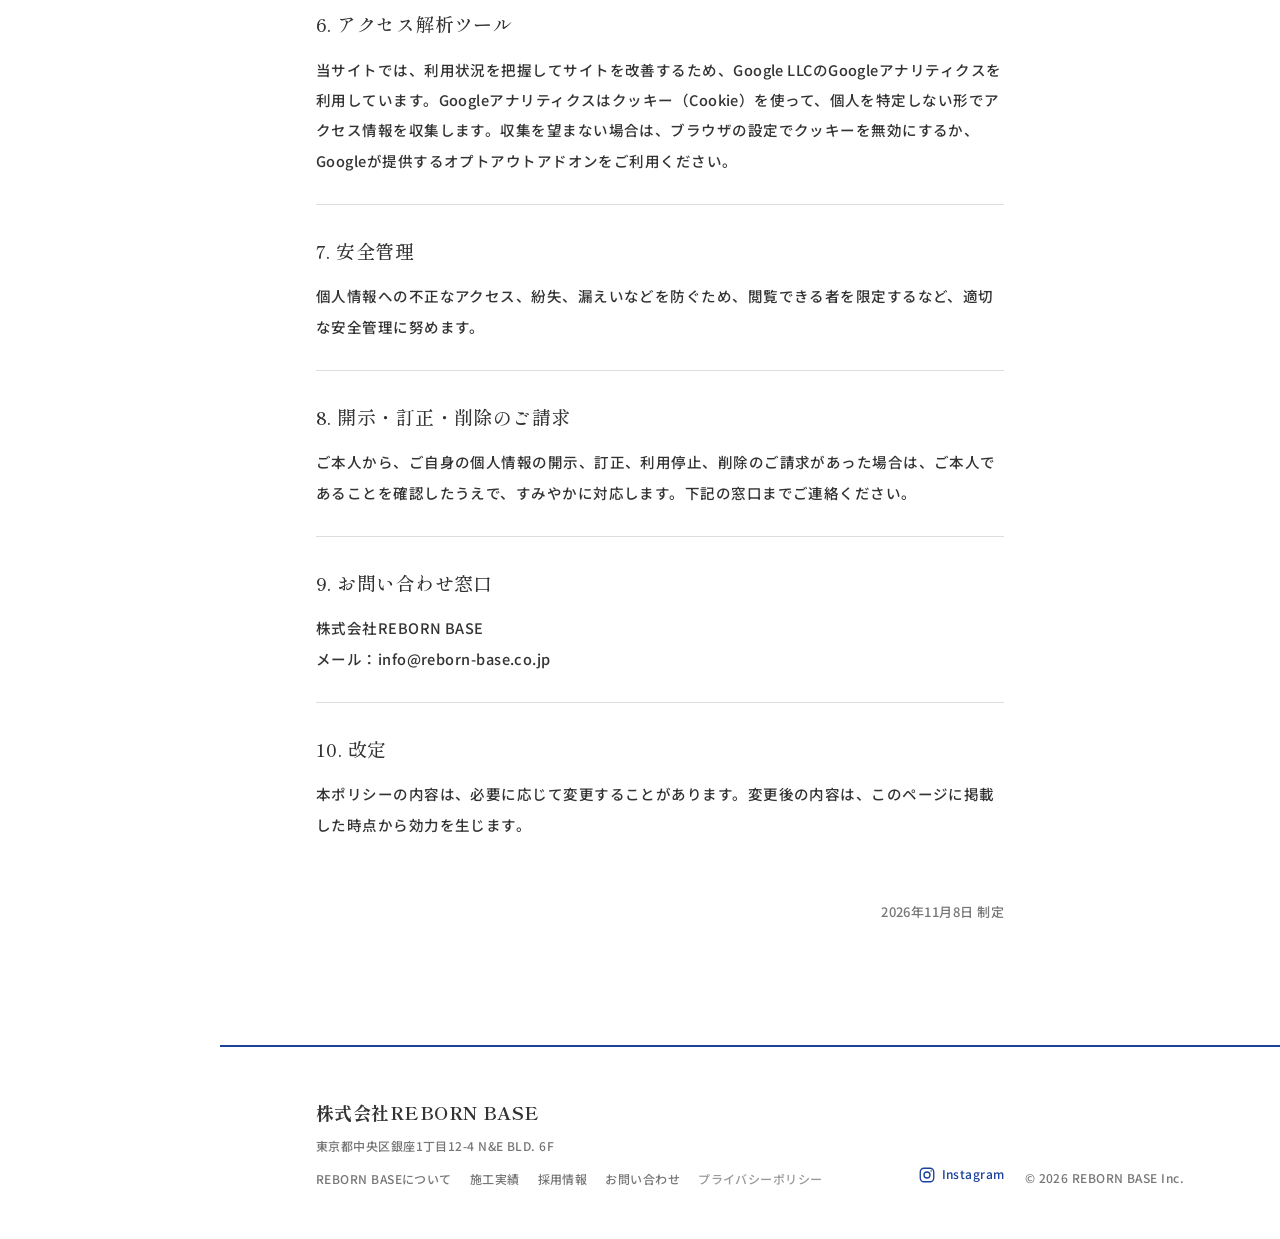
<file: privacy.html>
<!DOCTYPE html>
<html lang="ja" class="sub">
<head>
<meta charset="UTF-8">
<script async src="https://www.googletagmanager.com/gtm.js?id=GTM-TPZF7S4K"></script>
<script>
  window.dataLayer = window.dataLayer || [];
  function gtag(){dataLayer.push(arguments);}
  gtag('js', new Date());
</script>
<meta name="viewport" content="width=device-width, initial-scale=1">
<title>プライバシーポリシー｜株式会社REBORN BASE</title>
<meta name="description" content="株式会社REBORN BASEの個人情報の取り扱いについて。">
<meta property="og:title" content="プライバシーポリシー｜株式会社REBORN BASE">
<meta property="og:description" content="株式会社REBORN BASEの個人情報の取り扱いについて。">
<meta property="og:type" content="website">
<meta property="og:site_name" content="株式会社REBORN BASE">
<meta property="og:url" content="https://reborn-base.co.jp/privacy.html">
<meta property="og:image" content="https://reborn-base.co.jp/img/ogp.jpg">
<meta property="og:image:width" content="1200">
<meta property="og:image:height" content="630">
<meta property="og:locale" content="ja_JP">
<meta name="twitter:card" content="summary_large_image">
<link rel="canonical" href="https://reborn-base.co.jp/privacy.html">
<link rel="icon" href="favicon.ico" sizes="32x32">
<link rel="icon" href="img/icon-512.png" type="image/png" sizes="512x512">
<link rel="apple-touch-icon" href="img/icon-180.png">
<meta name="theme-color" content="#1a419b">
<link rel="preconnect" href="https://fonts.googleapis.com">
<link rel="preconnect" href="https://fonts.gstatic.com" crossorigin>
<link href="https://fonts.googleapis.com/css2?family=Noto+Sans+JP:wght@400;500;700&family=Shippori+Mincho+B1:wght@500;700&family=Inter:wght@600;700&display=swap" rel="stylesheet">
<link rel="stylesheet" href="css/style.css?v=202611271630">
</head>
<body class="sub">
<svg width="0" height="0" style="position:absolute"><symbol id="logo" viewBox="0 0 240 120">
<rect x="6" y="30" width="60" height="60" fill="none" stroke="#333" stroke-width="2.5"/><rect x="30" y="10" width="14" height="100" fill="#333"/>
<text x="84" y="64" font-family="'Shippori Mincho B1',serif" font-size="30" font-weight="700" fill="#333" letter-spacing="2">REBORN</text>
<text x="84" y="98" font-family="'Shippori Mincho B1',serif" font-size="30" font-weight="700" fill="#333" letter-spacing="2">BASE</text></symbol></svg>
<header>
  <a class="site_logo" href="index.html"><small>株式会社</small><strong>REBORN BASE</strong><span>キッチン取付工事</span><span class="bar"></span></a>
  <button class="burger" aria-label="メニューを開く" aria-expanded="false" aria-controls="gnavi" onclick="const m=document.getElementById('gnavi');m.classList.toggle('open');const o=m.classList.contains('open');this.setAttribute('aria-expanded',o);this.setAttribute('aria-label',o?'メニューを閉じる':'メニューを開く')"><span></span><span></span><span></span></button>
  <nav class="g_navi" id="gnavi"><a href="about.html">REBORN BASEについて</a><a href="works.html">施工実績</a><a href="recruit.html">採用情報</a><a href="contact.html">お問い合わせ</a></nav>
  <ul class="cv">
    <li class="tel"><a href="recruit.html">採用情報</a></li>
    <li class="mail"><a href="contact.html"><svg viewBox="0 0 24 24" fill="none" stroke="currentColor" stroke-width="1.8"><rect x="3" y="5" width="18" height="14" rx="2"/><path d="M3 7l9 6 9-6"/></svg>お問い合わせ</a></li>
  </ul>
</header>
<div class="wrapper">
  <div class="page_head"><div class="crumb"><a href="index.html">HOME</a> › プライバシーポリシー</div><h1 class="jp"><small>PRIVACY POLICY</small>プライバシーポリシー</h1><p>株式会社REBORN BASEの個人情報の取り扱いについて。</p></div>

  <section class="inner privacy">
    <p class="privacy_lead">株式会社REBORN BASE（以下「当社」）は、お客様や応募者の皆さまの個人情報を、次のとおり取り扱います。</p>
    <div class="pv_item"><h2 class="jp">1. 事業者</h2><div>株式会社REBORN BASE（代表取締役 桑原泰人）<br>〒104-0061 東京都中央区銀座1丁目12-4 N&amp;E BLD. 6F</div></div><div class="pv_item"><h2 class="jp">2. 取得する個人情報</h2><div>お問い合わせ・お見積りのご依頼、採用へのご応募の際に、お名前、電話番号、メールアドレス、ご住所（現場の所在地）、経歴、ご相談内容など、お客様ご自身が入力・送信された情報を取得します。</div></div><div class="pv_item"><h2 class="jp">3. 利用目的</h2><div>取得した個人情報は、次の目的の範囲内で利用します。<ul><li>お問い合わせへの回答、お見積り、現地調査・工事の日程調整や連絡</li><li>採用の選考、面談の日程調整、応募者への連絡</li><li>業務委託契約の締結と、その後の業務上の連絡</li></ul></div></div><div class="pv_item"><h2 class="jp">4. 第三者への提供</h2><div>法令に基づく場合を除き、ご本人の同意なく個人情報を第三者に提供することはありません。なお、工事のご依頼で施工に必要な場合は、元請けの事業者さまと必要な範囲で情報を共有することがあります。</div></div><div class="pv_item"><h2 class="jp">5. 外部サービスの利用</h2><div>お問い合わせ・応募フォームには、Google LLCが提供するGoogleフォームを利用しています。送信された情報はGoogleのサービス上で保管され、当社が適切に管理します。</div></div><div class="pv_item"><h2 class="jp">6. アクセス解析ツール</h2><div>当サイトでは、利用状況を把握してサイトを改善するため、Google LLCのGoogleアナリティクスを利用しています。Googleアナリティクスはクッキー（Cookie）を使って、個人を特定しない形でアクセス情報を収集します。収集を望まない場合は、ブラウザの設定でクッキーを無効にするか、Googleが提供する<a href="https://tools.google.com/dlpage/gaoptout?hl=ja" target="_blank" rel="noopener">オプトアウトアドオン</a>をご利用ください。</div></div><div class="pv_item"><h2 class="jp">7. 安全管理</h2><div>個人情報への不正なアクセス、紛失、漏えいなどを防ぐため、閲覧できる者を限定するなど、適切な安全管理に努めます。</div></div><div class="pv_item"><h2 class="jp">8. 開示・訂正・削除のご請求</h2><div>ご本人から、ご自身の個人情報の開示、訂正、利用停止、削除のご請求があった場合は、ご本人であることを確認したうえで、すみやかに対応します。下記の窓口までご連絡ください。</div></div><div class="pv_item"><h2 class="jp">9. お問い合わせ窓口</h2><div>株式会社REBORN BASE<br>メール：info@reborn-base.co.jp</div></div><div class="pv_item"><h2 class="jp">10. 改定</h2><div>本ポリシーの内容は、必要に応じて変更することがあります。変更後の内容は、このページに掲載した時点から効力を生じます。</div></div>
    <p class="pv_date">2026年11月8日 制定</p>
  </section>

  <footer>
    <div><strong>株式会社REBORN BASE</strong>東京都中央区銀座1丁目12-4 N&amp;E BLD. 6F<br><nav style="margin-top:10px"><a href="about.html">REBORN BASEについて</a><a href="works.html">施工実績</a><a href="recruit.html">採用情報</a><a href="contact.html">お問い合わせ</a><a href="privacy.html">プライバシーポリシー</a></nav></div>
    <div><a class="sns_link" href="https://www.instagram.com/rebornbase.official/" target="_blank" rel="noopener"><svg viewBox="0 0 24 24" fill="none" stroke="currentColor" stroke-width="1.8"><rect x="3" y="3" width="18" height="18" rx="5"/><circle cx="12" cy="12" r="4"/><circle cx="17.5" cy="6.5" r="1" fill="currentColor" stroke="none"/></svg>Instagram</a>© 2026 REBORN BASE Inc.</div>
  </footer>
</div>
<nav class="sp_bar" aria-label="お問い合わせ"><a class="sp_tel" href="mailto:info@reborn-base.co.jp"><svg viewBox="0 0 24 24" fill="none" stroke="currentColor" stroke-width="1.8" aria-hidden="true"><rect x="3" y="5" width="18" height="14" rx="2"/><path d="M3 7l9 6 9-6"/></svg>メールする</a><a class="sp_main" href="contact.html">お問い合わせ</a></nav>
<script>
(function(){
  var header=document.querySelector('header');
  var items=[].slice.call(document.querySelectorAll('.works .main, .works .sub'));
  var kvArea=document.querySelector('.kv_area'), copy=document.querySelector('.copy_h'), copys=document.querySelector('.copy_s');
  function onScroll(){
    var y=window.pageYOffset, h=window.innerHeight;
    if(kvArea){var black=y>h*0.7-300;header.classList.toggle('black',black);kvArea.classList.toggle('fade',black);copy.classList.toggle('move',y>h);if(copys)copys.classList.toggle('move',y>h);}
    items.forEach(function(el){if(!el.classList.contains('show')&&el.getBoundingClientRect().top<h-100)el.classList.add('show');});
  }
  window.addEventListener('scroll',onScroll,{passive:true});window.addEventListener('resize',onScroll);onScroll();
})();
</script>
</body></html>
</file>
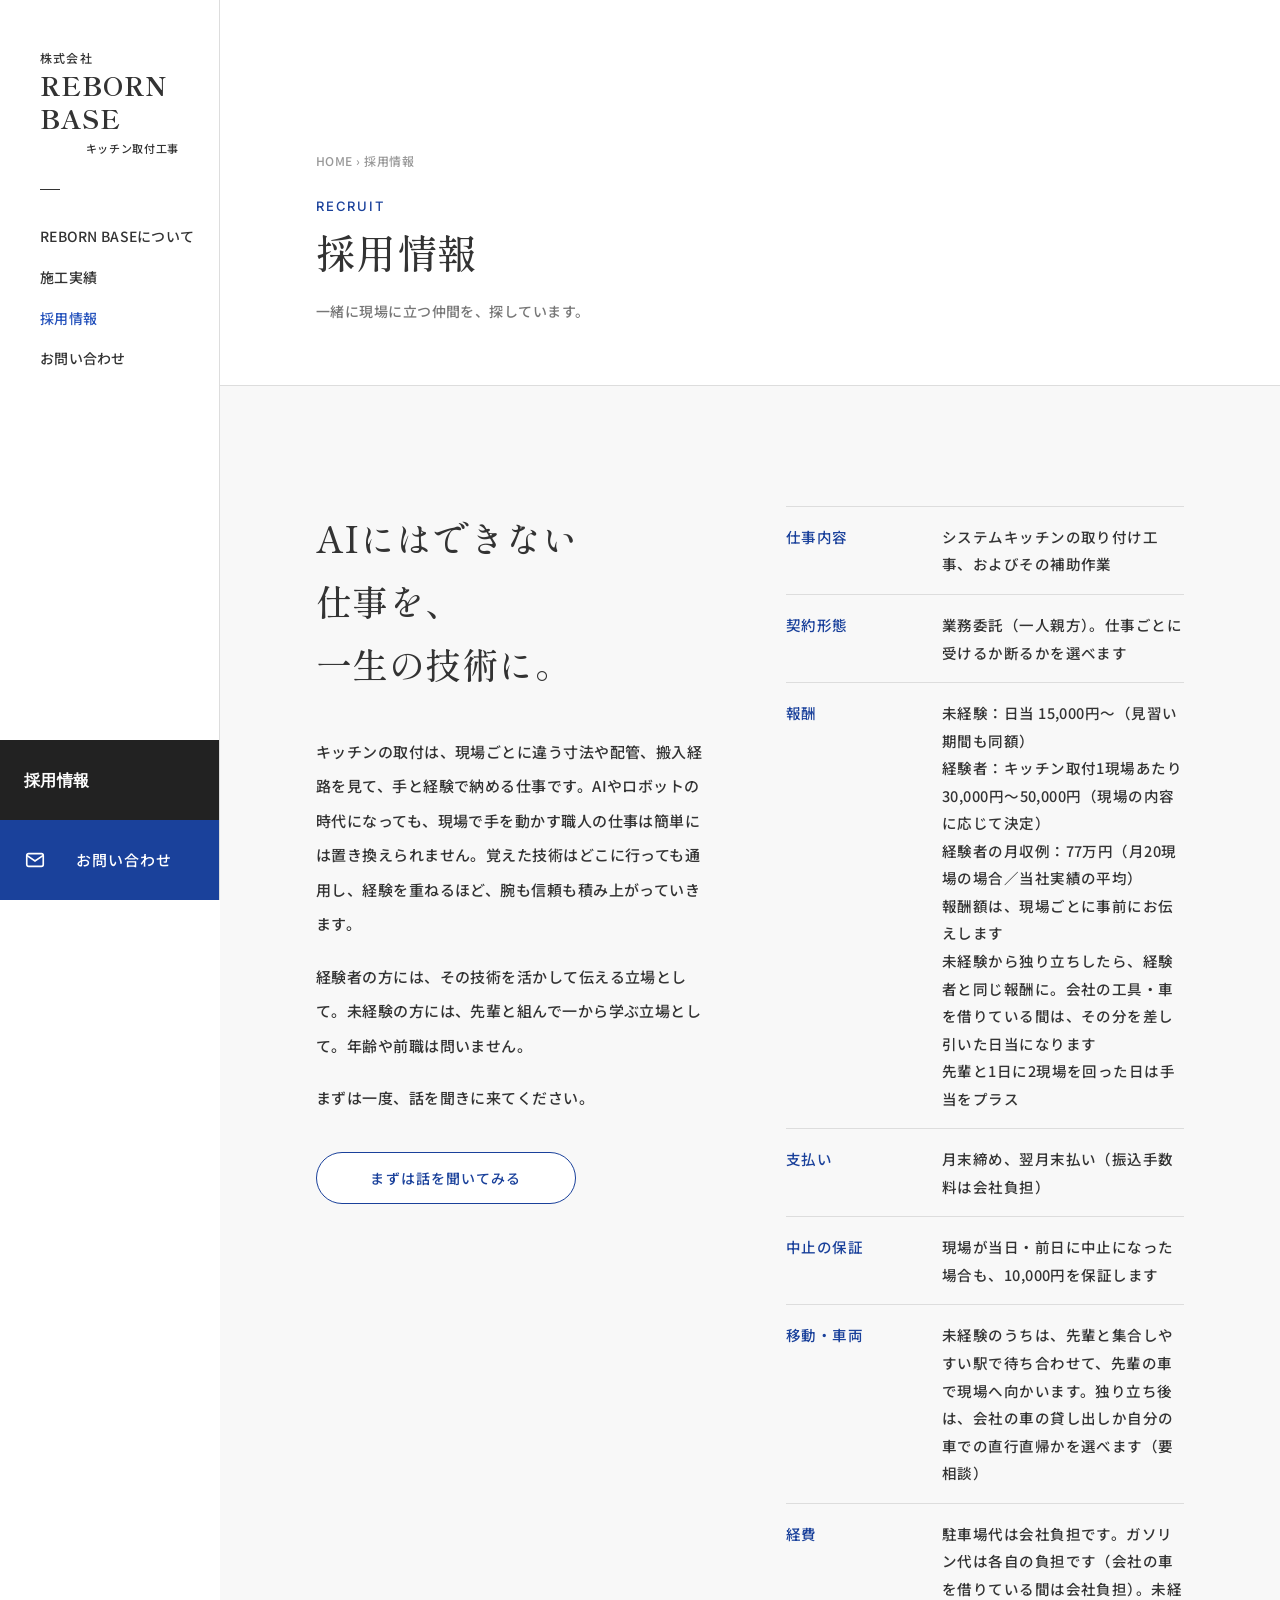
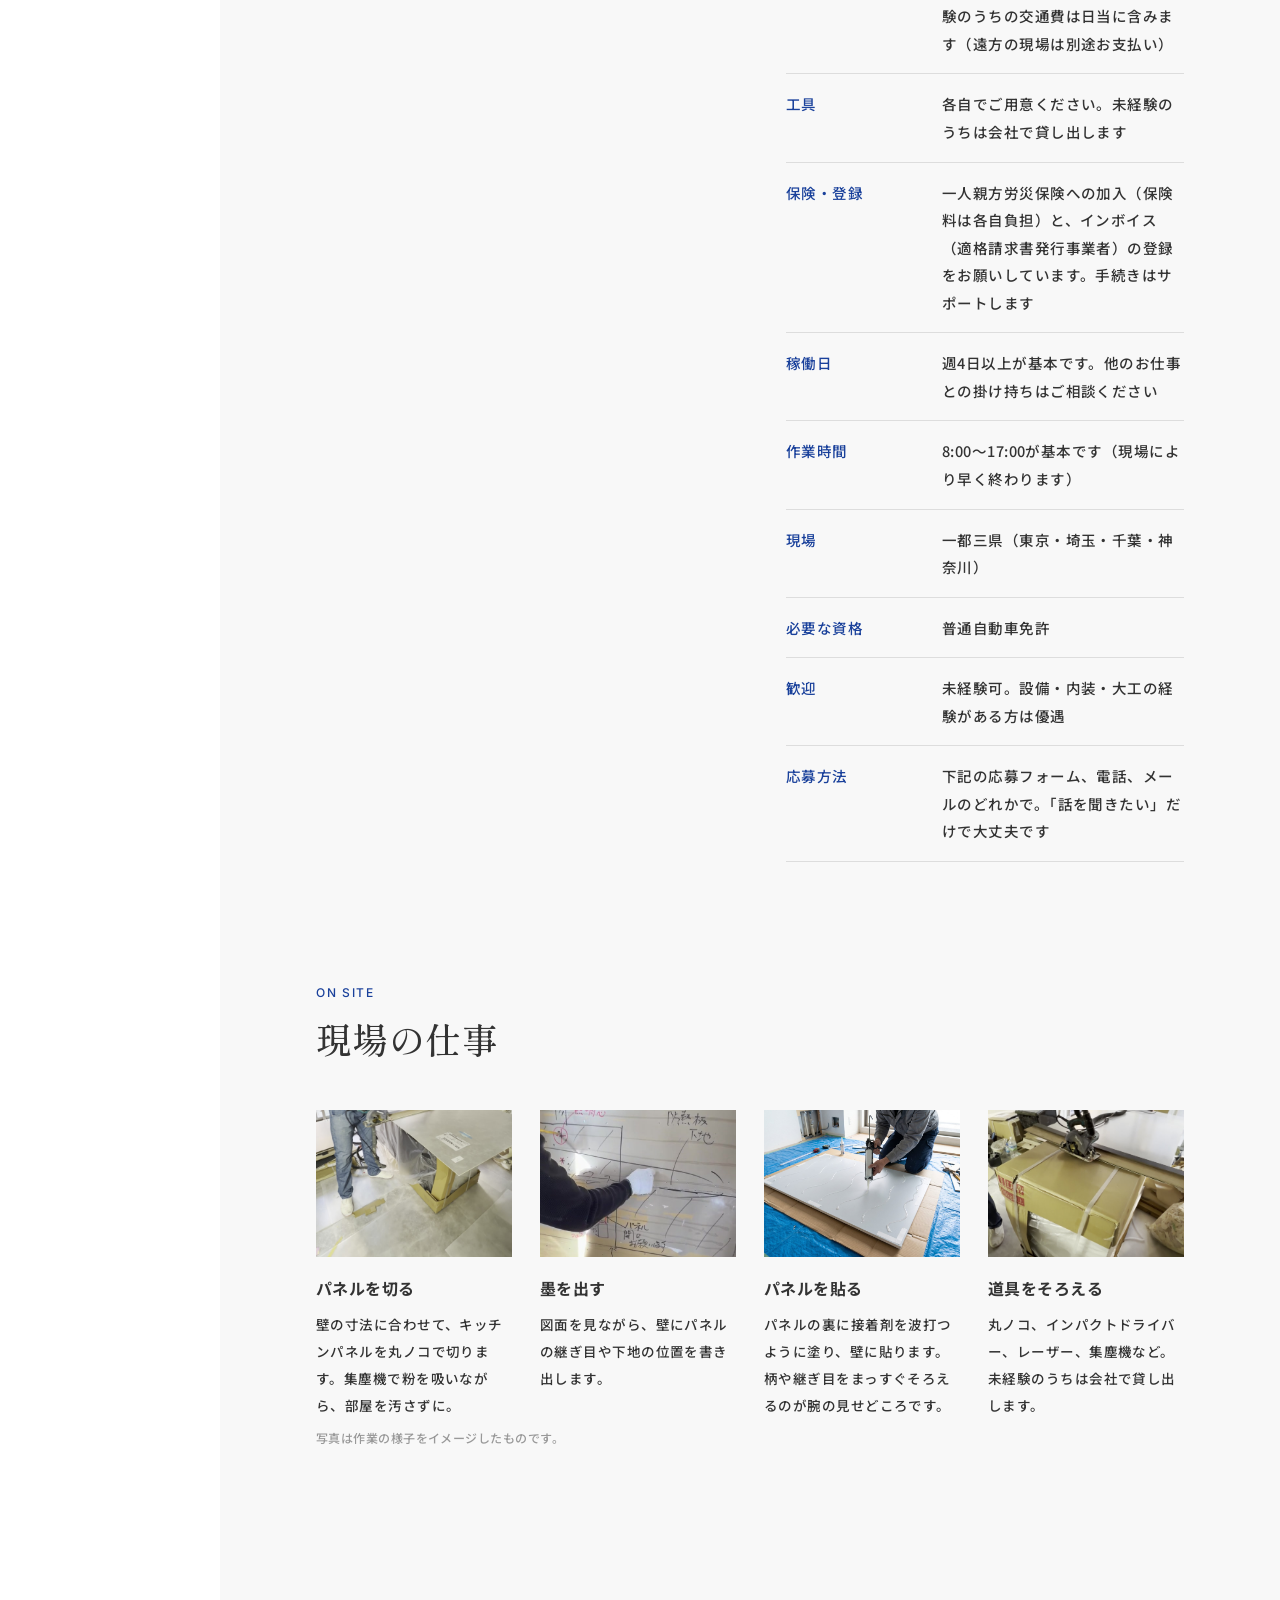
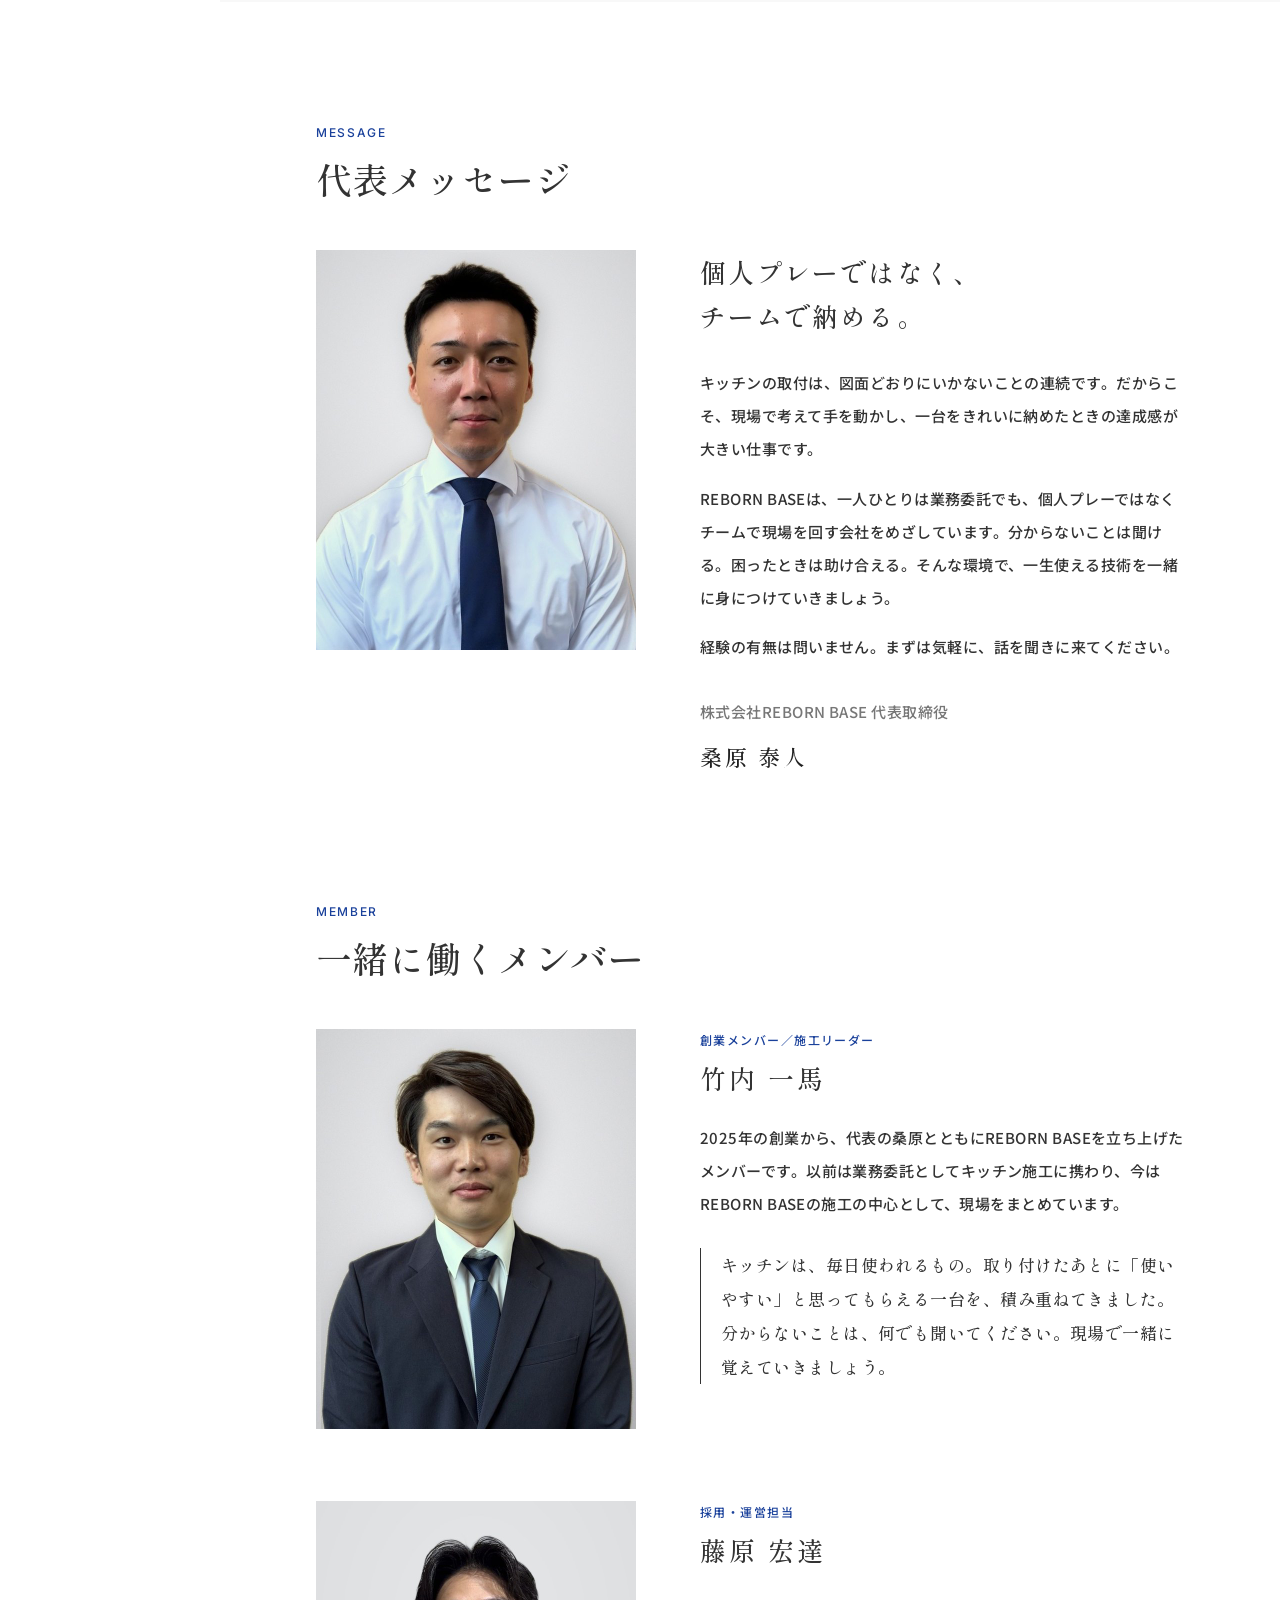
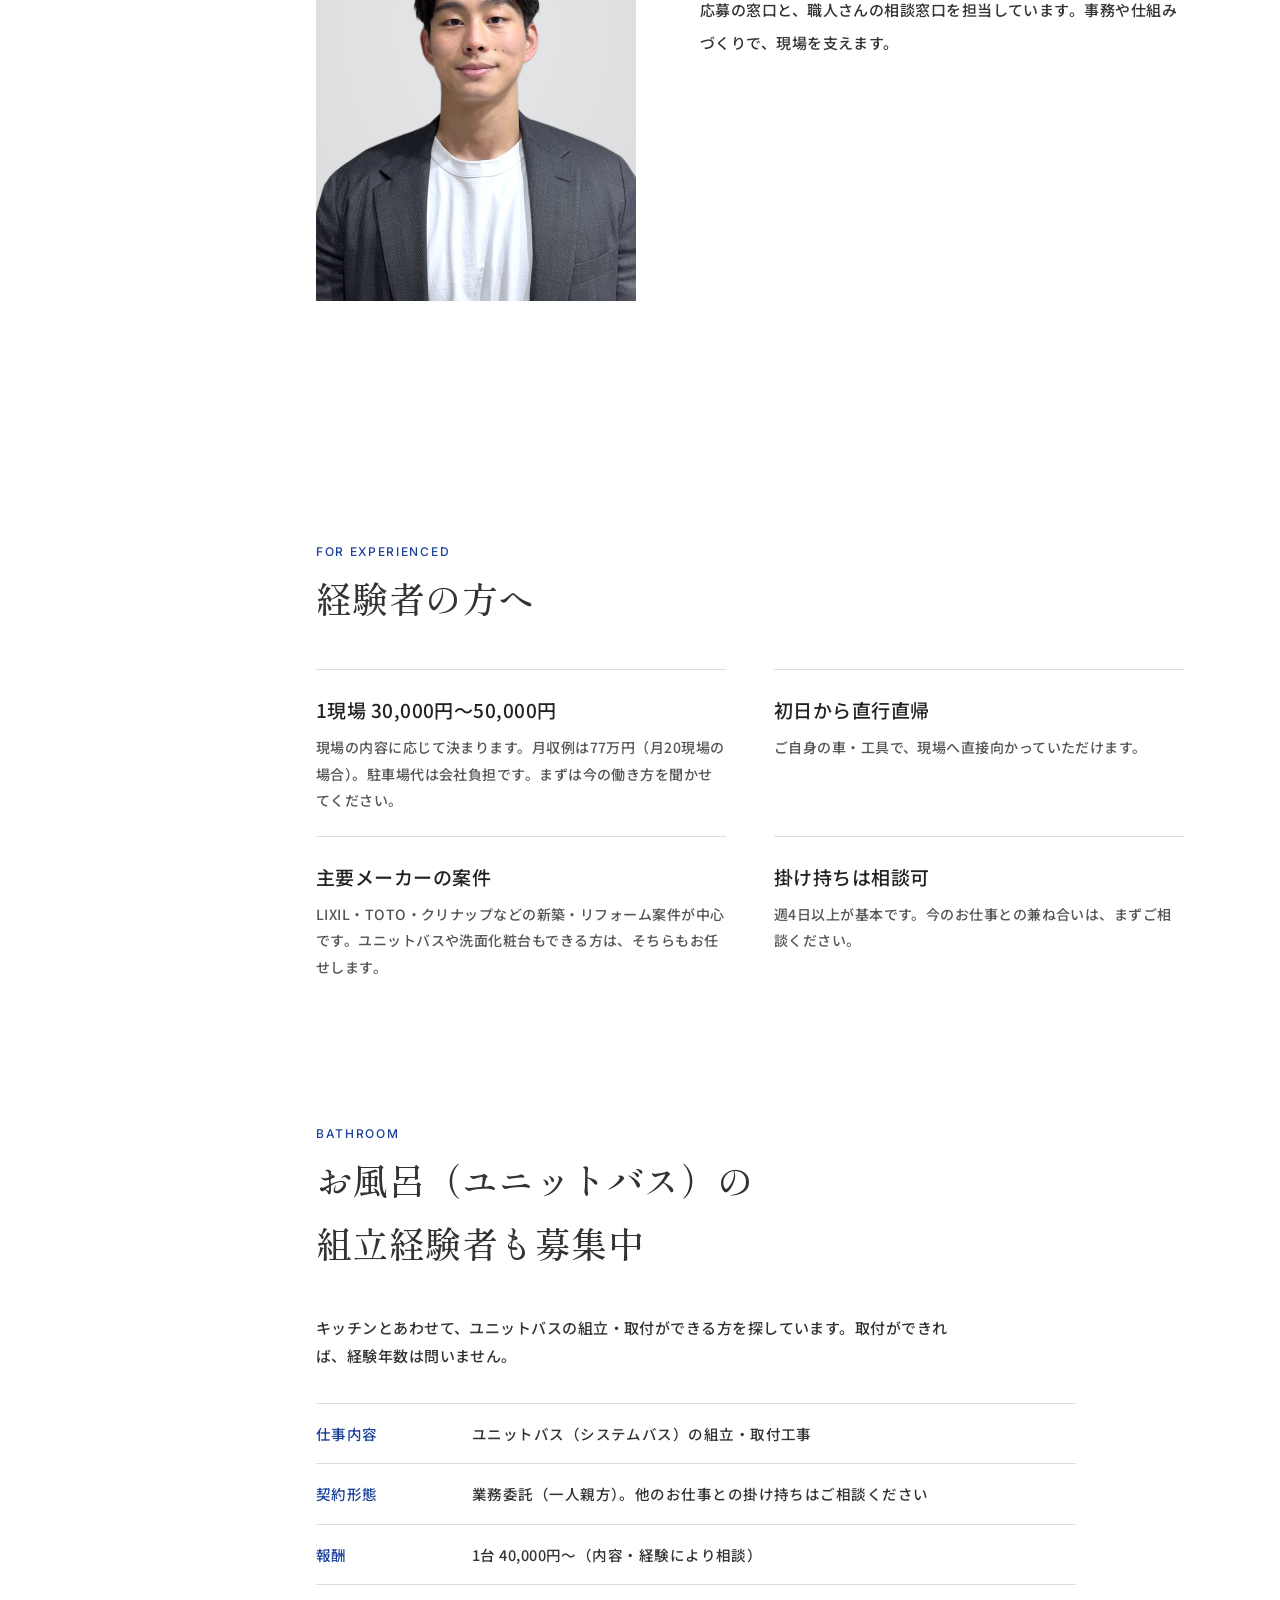
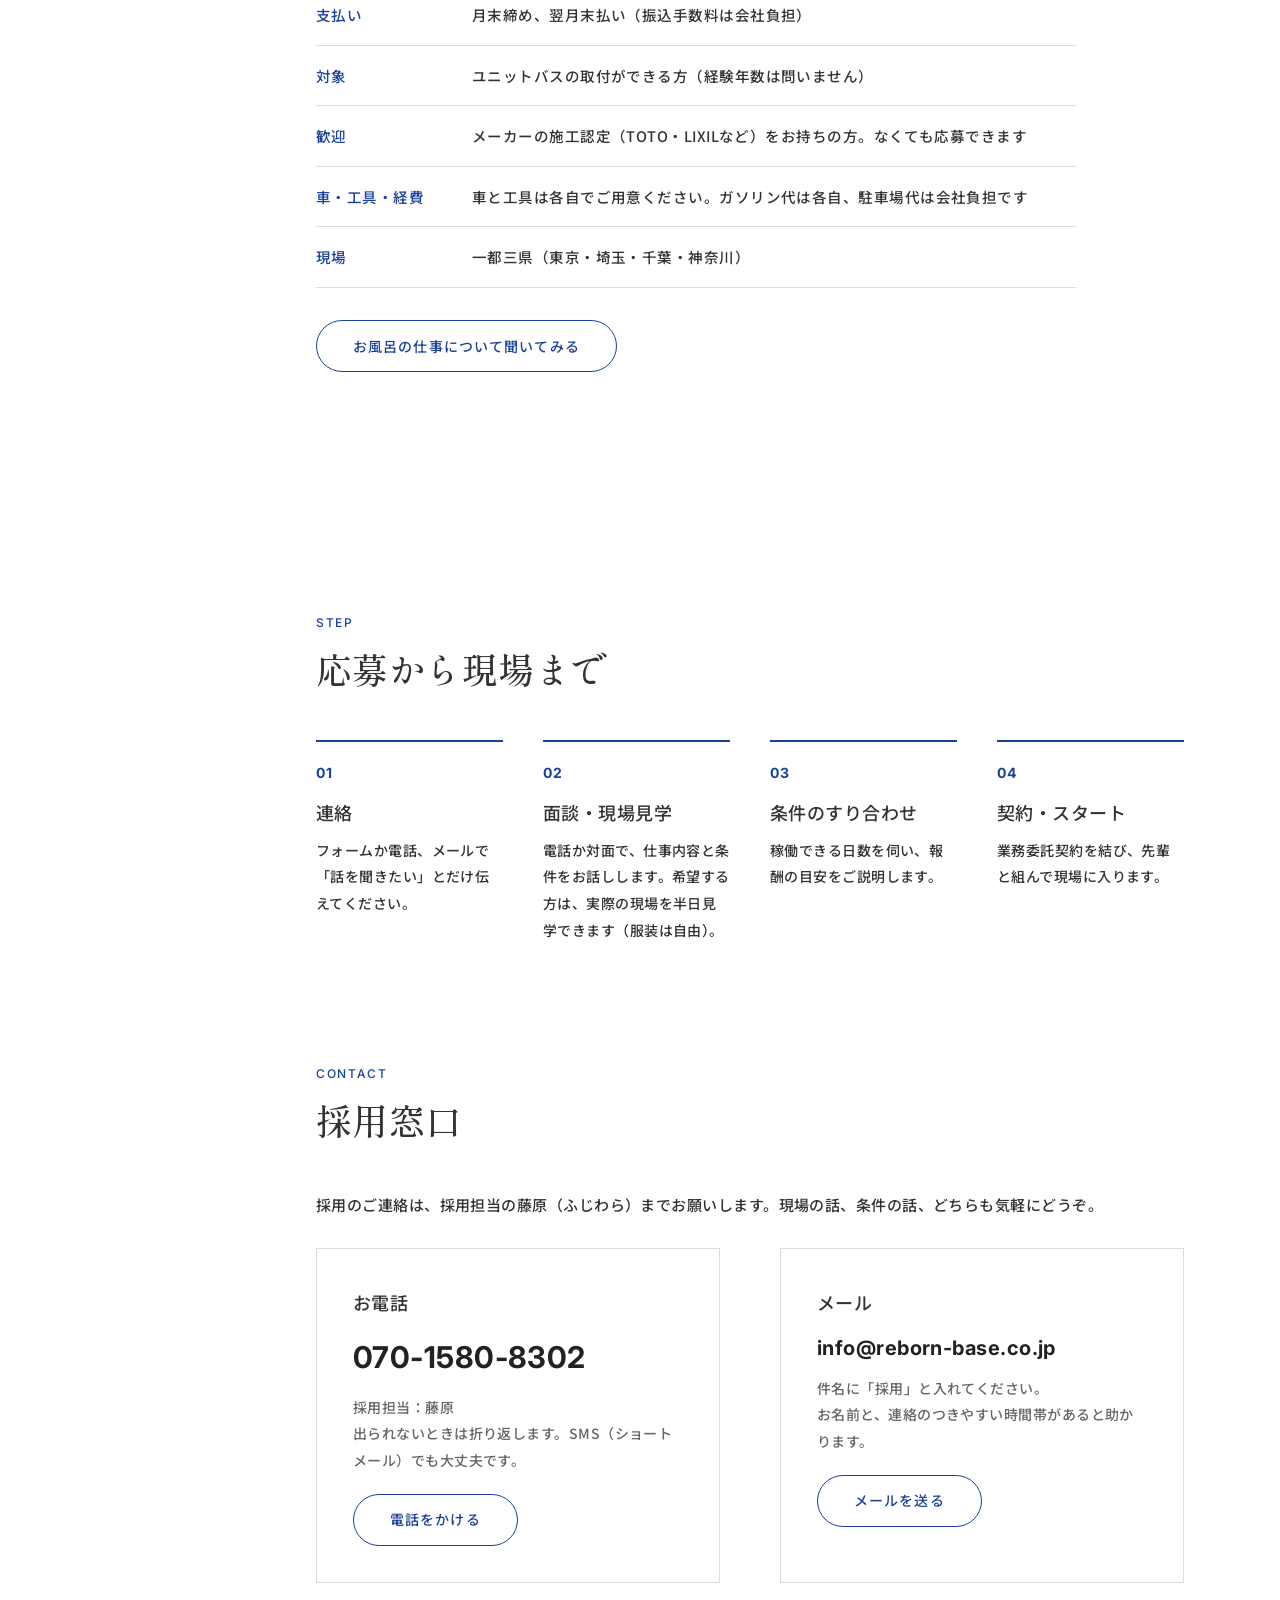
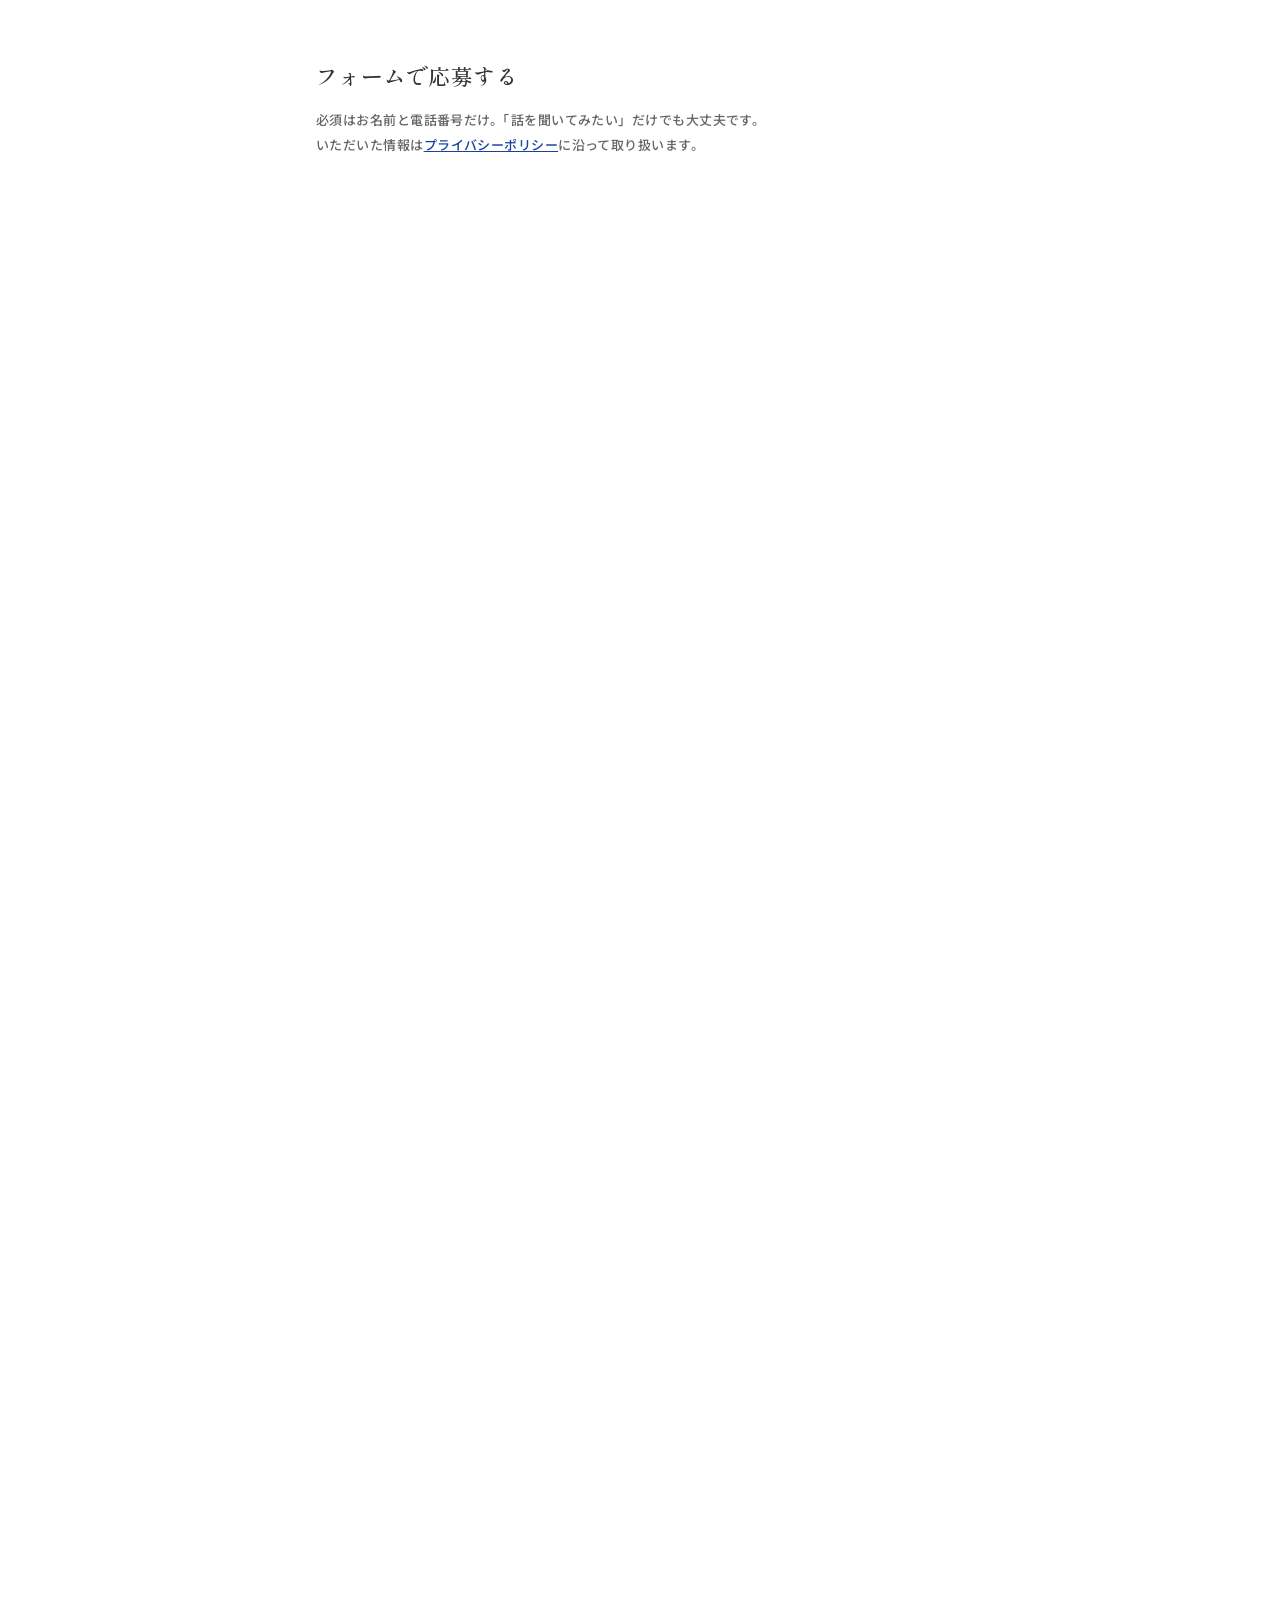
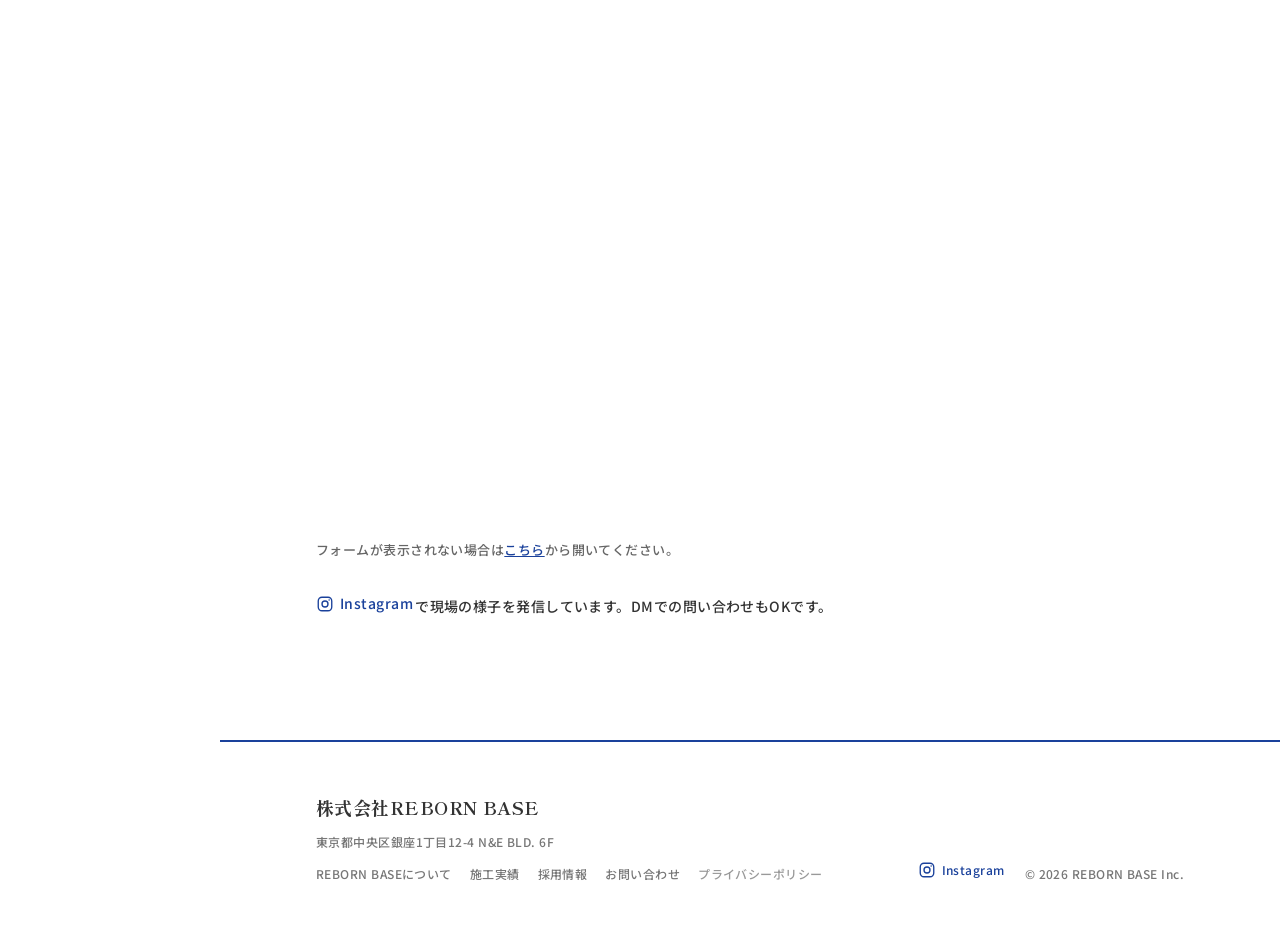
<file: recruit.html>
<!DOCTYPE html>
<html lang="ja" class="sub">
<head>
<meta charset="UTF-8">
<script async src="https://www.googletagmanager.com/gtm.js?id=GTM-TPZF7S4K"></script>
<script>
  window.dataLayer = window.dataLayer || [];
  function gtag(){dataLayer.push(arguments);}
  gtag('js', new Date());
</script>
<meta name="viewport" content="width=device-width, initial-scale=1">
<title>採用情報｜株式会社REBORN BASE</title>
<meta name="description" content="一緒に現場に立つ仲間を、探しています。">
<meta property="og:title" content="【採用】キッチン取付の職人を募集｜未経験OK・日当1.5万円〜｜REBORN BASE">
<meta property="og:description" content="一都三県のシステムキッチン取付工事。未経験は日当15,000円〜、経験者は1現場30,000円〜50,000円。業務委託（一人親方）。まずは話を聞くだけでもOKです。">
<meta property="og:type" content="website">
<meta property="og:site_name" content="株式会社REBORN BASE">
<meta property="og:url" content="https://reborn-base.co.jp/recruit.html">
<meta property="og:image" content="https://reborn-base.co.jp/img/ogp-recruit.jpg">
<meta property="og:image:width" content="1200">
<meta property="og:image:height" content="630">
<meta property="og:locale" content="ja_JP">
<meta name="twitter:card" content="summary_large_image">
<link rel="canonical" href="https://reborn-base.co.jp/recruit.html">
<link rel="icon" href="favicon.ico" sizes="32x32">
<link rel="icon" href="img/icon-512.png" type="image/png" sizes="512x512">
<link rel="apple-touch-icon" href="img/icon-180.png">
<meta name="theme-color" content="#1a419b">
<link rel="preconnect" href="https://fonts.googleapis.com">
<link rel="preconnect" href="https://fonts.gstatic.com" crossorigin>
<link href="https://fonts.googleapis.com/css2?family=Noto+Sans+JP:wght@400;500;700&family=Shippori+Mincho+B1:wght@500;700&family=Inter:wght@600;700&display=swap" rel="stylesheet">
<link rel="stylesheet" href="css/style.css?v=202611271630">
</head>
<body class="sub">
<svg width="0" height="0" style="position:absolute"><symbol id="logo" viewBox="0 0 240 120">
<rect x="6" y="30" width="60" height="60" fill="none" stroke="#333" stroke-width="2.5"/><rect x="30" y="10" width="14" height="100" fill="#333"/>
<text x="84" y="64" font-family="'Shippori Mincho B1',serif" font-size="30" font-weight="700" fill="#333" letter-spacing="2">REBORN</text>
<text x="84" y="98" font-family="'Shippori Mincho B1',serif" font-size="30" font-weight="700" fill="#333" letter-spacing="2">BASE</text></symbol></svg>
<header>
  <a class="site_logo" href="index.html"><small>株式会社</small><strong>REBORN BASE</strong><span>キッチン取付工事</span><span class="bar"></span></a>
  <button class="burger" aria-label="メニューを開く" aria-expanded="false" aria-controls="gnavi" onclick="const m=document.getElementById('gnavi');m.classList.toggle('open');const o=m.classList.contains('open');this.setAttribute('aria-expanded',o);this.setAttribute('aria-label',o?'メニューを閉じる':'メニューを開く')"><span></span><span></span><span></span></button>
  <nav class="g_navi" id="gnavi"><a href="about.html">REBORN BASEについて</a><a href="works.html">施工実績</a><a href="recruit.html" class=on>採用情報</a><a href="contact.html">お問い合わせ</a></nav>
  <ul class="cv">
    <li class="tel"><a href="recruit.html">採用情報</a></li>
    <li class="mail"><a href="contact.html"><svg viewBox="0 0 24 24" fill="none" stroke="currentColor" stroke-width="1.8"><rect x="3" y="5" width="18" height="14" rx="2"/><path d="M3 7l9 6 9-6"/></svg>お問い合わせ</a></li>
  </ul>
</header>
<div class="wrapper">
  <div class="page_head"><div class="crumb"><a href="index.html">HOME</a> › 採用情報</div><h1 class="jp"><small>RECRUIT</small>採用情報</h1><p>一緒に現場に立つ仲間を、探しています。</p></div>

  <script type="application/ld+json">{"@context": "https://schema.org/", "@type": "JobPosting", "title": "システムキッチン取付スタッフ（未経験・経験者歓迎）", "description": "<p>一都三県（東京・埼玉・千葉・神奈川）の新築・リフォーム現場で、システムキッチンの取り付け工事とその補助作業を行っていただきます。</p><p>【報酬】未経験：日当15,000円〜（見習い期間も同額）／経験者：キッチン取付1現場あたり30,000円〜50,000円（現場の内容に応じて決定）。月収例は77万円（月20現場の場合）。月末締め、翌月末払い（振込手数料は会社負担）。</p><p>【契約形態】業務委託（一人親方）。仕事ごとに受けるか断るかを選べます。</p><p>【稼働日・時間】週4日以上が基本です。他のお仕事との掛け持ちはご相談ください。作業は8:00〜17:00が基本です（現場により早く終わります）。</p><p>【経費】駐車場代は会社負担です。現場が当日・前日に中止になった場合は10,000円を保証します。</p><p>【その他】未経験のうちは先輩の車に同乗し、工具は会社で貸し出します。一人親方労災保険への加入（保険料は各自負担）とインボイス登録をお願いしています（手続きはサポートします）。</p><p>【歓迎】設備・内装・大工の経験がある方は優遇。</p>", "datePosted": "2026-11-08", "validThrough": "2027-05-08T23:59", "employmentType": "CONTRACTOR", "hiringOrganization": {"@type": "Organization", "name": "株式会社REBORN BASE", "sameAs": "https://reborn-base.co.jp/", "logo": "https://reborn-base.co.jp/img/icon-512.png"}, "jobLocation": [{"@type": "Place", "address": {"@type": "PostalAddress", "addressRegion": "東京都", "addressCountry": "JP"}}, {"@type": "Place", "address": {"@type": "PostalAddress", "addressRegion": "神奈川県", "addressCountry": "JP"}}, {"@type": "Place", "address": {"@type": "PostalAddress", "addressRegion": "埼玉県", "addressCountry": "JP"}}, {"@type": "Place", "address": {"@type": "PostalAddress", "addressRegion": "千葉県", "addressCountry": "JP"}}], "baseSalary": {"@type": "MonetaryAmount", "currency": "JPY", "value": {"@type": "QuantitativeValue", "minValue": 15000, "maxValue": 50000, "unitText": "DAY"}}, "directApply": true}</script>
  <section class="inner recruit">
    <div class="grid">
      <div>
        <h2 class="sec_title jp">AIにはできない<br>仕事を、<br>一生の技術に。</h2>
        <p>キッチンの取付は、現場ごとに違う寸法や配管、搬入経路を見て、手と経験で納める仕事です。AIやロボットの時代になっても、現場で手を動かす職人の仕事は簡単には置き換えられません。覚えた技術はどこに行っても通用し、経験を重ねるほど、腕も信頼も積み上がっていきます。</p>
        <p>経験者の方には、その技術を活かして伝える立場として。未経験の方には、先輩と組んで一から学ぶ立場として。年齢や前職は問いません。</p>
        <p>まずは一度、話を聞きに来てください。</p>
        <a class="btn" href="#recruit_form">まずは話を聞いてみる</a>
      </div>
      <dl class="tbl">
        <div><dt>仕事内容</dt><dd>システムキッチンの取り付け工事、およびその補助作業</dd></div>
        <div><dt>契約形態</dt><dd>業務委託（一人親方）。仕事ごとに受けるか断るかを選べます</dd></div>
        <div><dt>報酬</dt><dd>未経験：日当 15,000円〜（見習い期間も同額）<br>経験者：キッチン取付1現場あたり 30,000円〜50,000円（現場の内容に応じて決定）<br>経験者の月収例：77万円（月20現場の場合／当社実績の平均）<br>報酬額は、現場ごとに事前にお伝えします<br>未経験から独り立ちしたら、経験者と同じ報酬に。会社の工具・車を借りている間は、その分を差し引いた日当になります<br>先輩と1日に2現場を回った日は手当をプラス</dd></div>
        <div><dt>支払い</dt><dd>月末締め、翌月末払い（振込手数料は会社負担）</dd></div>
        <div><dt>中止の保証</dt><dd>現場が当日・前日に中止になった場合も、10,000円を保証します</dd></div>
        <div><dt>移動・車両</dt><dd>未経験のうちは、先輩と集合しやすい駅で待ち合わせて、先輩の車で現場へ向かいます。独り立ち後は、会社の車の貸し出しか自分の車での直行直帰かを選べます（要相談）</dd></div>
        <div><dt>経費</dt><dd>駐車場代は会社負担です。ガソリン代は各自の負担です（会社の車を借りている間は会社負担）。未経験のうちの交通費は日当に含みます（遠方の現場は別途お支払い）</dd></div>
        <div><dt>工具</dt><dd>各自でご用意ください。未経験のうちは会社で貸し出します</dd></div>
        <div><dt>保険・登録</dt><dd>一人親方労災保険への加入（保険料は各自負担）と、インボイス（適格請求書発行事業者）の登録をお願いしています。手続きはサポートします</dd></div>
        <div><dt>稼働日</dt><dd>週4日以上が基本です。他のお仕事との掛け持ちはご相談ください</dd></div>
        <div><dt>作業時間</dt><dd>8:00〜17:00が基本です（現場により早く終わります）</dd></div>
        <div><dt>現場</dt><dd>一都三県（東京・埼玉・千葉・神奈川）</dd></div>
        <div><dt>必要な資格</dt><dd>普通自動車免許</dd></div>
        <div><dt>歓迎</dt><dd>未経験可。設備・内装・大工の経験がある方は優遇</dd></div>
        <div><dt>応募方法</dt><dd>下記の応募フォーム、電話、メールのどれかで。「話を聞きたい」だけで大丈夫です</dd></div>
      </dl>
    </div>
  </section>
  <section class="inner genba" style="padding-top:0">
    <h2 class="sec_title jp"><small>ON SITE</small>現場の仕事</h2>
    <ul class="genba_list">
      <li><img src="img/r-sawwide.jpg" data-fb="img/r-sawwide.jpg" onerror="this.onerror=null;this.src=this.dataset.fb" alt="丸ノコでキッチンパネルを切る"><b>パネルを切る</b><p>壁の寸法に合わせて、キッチンパネルを丸ノコで切ります。集塵機で粉を吸いながら、部屋を汚さずに。</p></li>
      <li><img src="img/r-mark2.jpg" data-fb="img/r-mark2.jpg" onerror="this.onerror=null;this.src=this.dataset.fb" alt="壁に墨を出す手元"><b>墨を出す</b><p>図面を見ながら、壁にパネルの継ぎ目や下地の位置を書き出します。</p></li>
      <li><img src="img/w-glue.jpg" data-fb="img/w-glue.jpg" onerror="this.onerror=null;this.src=this.dataset.fb" alt="パネル裏に接着剤を塗る"><b>パネルを貼る</b><p>パネルの裏に接着剤を波打つように塗り、壁に貼ります。柄や継ぎ目をまっすぐそろえるのが腕の見せどころです。</p></li>
      <li><img src="img/r-tools.jpg" data-fb="img/r-tools.jpg" onerror="this.onerror=null;this.src=this.dataset.fb" alt="現場で使う道具"><b>道具をそろえる</b><p>丸ノコ、インパクトドライバー、レーザー、集塵機など。未経験のうちは会社で貸し出します。</p></li>
    </ul>
    <p class="photo_note">写真は作業の様子をイメージしたものです。</p>
  </section>
  <section class="inner team" id="team">
    <h2 class="sec_title jp"><small>MESSAGE</small>代表メッセージ</h2>
    <div class="msg">
      <figure class="msg_ph"><img src="img/m-kuwabara.jpg" alt="代表取締役 桑原泰人" width="640" height="800" loading="lazy"></figure>
      <div class="msg_txt">
        <p class="msg_lead jp">個人プレーではなく、<br>チームで納める。</p>
        <p>キッチンの取付は、図面どおりにいかないことの連続です。だからこそ、現場で考えて手を動かし、一台をきれいに納めたときの達成感が大きい仕事です。</p>
        <p>REBORN BASEは、一人ひとりは業務委託でも、個人プレーではなくチームで現場を回す会社をめざしています。分からないことは聞ける。困ったときは助け合える。そんな環境で、一生使える技術を一緒に身につけていきましょう。</p>
        <p>経験の有無は問いません。まずは気軽に、話を聞きに来てください。</p>
        <p class="sign">株式会社REBORN BASE 代表取締役<b class="jp">桑原 泰人</b></p>
      </div>
    </div>
    <h2 class="sec_title jp team_h"><small>MEMBER</small>一緒に働くメンバー</h2>
    <div class="msg co">
      <figure class="msg_ph"><img src="img/m-takeuchi.jpg" alt="創業メンバー・施工リーダー 竹内一馬" width="640" height="800" loading="lazy"></figure>
      <div class="msg_txt">
        <small class="role">創業メンバー／施工リーダー</small>
        <p class="co_name jp">竹内 一馬</p>
        <p>2025年の創業から、代表の桑原とともにREBORN BASEを立ち上げたメンバーです。以前は業務委託としてキッチン施工に携わり、今はREBORN BASEの施工の中心として、現場をまとめています。</p>
        <p class="quote jp">キッチンは、毎日使われるもの。取り付けたあとに「使いやすい」と思ってもらえる一台を、積み重ねてきました。分からないことは、何でも聞いてください。現場で一緒に覚えていきましょう。</p>
      </div>
    </div>
    <div class="msg co">
      <figure class="msg_ph"><img src="img/m-fujiwara.jpg" alt="採用・運営担当 藤原宏達" width="640" height="800" loading="lazy"></figure>
      <div class="msg_txt">
        <small class="role">採用・運営担当</small>
        <p class="co_name jp">藤原 宏達</p>
        <p>応募の窓口と、職人さんの相談窓口を担当しています。事務や仕組みづくりで、現場を支えます。</p>
      </div>
    </div>
  </section>
  <section class="inner exp">
    <h2 class="sec_title jp"><small>FOR EXPERIENCED</small>経験者の方へ</h2>
    <ul class="exp_list">
      <li><b>1現場 30,000円〜50,000円</b>現場の内容に応じて決まります。月収例は77万円（月20現場の場合）。駐車場代は会社負担です。まずは今の働き方を聞かせてください。</li>
      <li><b>初日から直行直帰</b>ご自身の車・工具で、現場へ直接向かっていただけます。</li>
      <li><b>主要メーカーの案件</b>LIXIL・TOTO・クリナップなどの新築・リフォーム案件が中心です。ユニットバスや洗面化粧台もできる方は、そちらもお任せします。</li>
      <li><b>掛け持ちは相談可</b>週4日以上が基本です。今のお仕事との兼ね合いは、まずご相談ください。</li>
    </ul>
  </section>
  <section class="inner bath" id="bath" style="padding-top:0">
    <h2 class="sec_title jp"><small>BATHROOM</small>お風呂（ユニットバス）の<br>組立経験者も募集中</h2>
    <p class="bath_lead">キッチンとあわせて、ユニットバスの組立・取付ができる方を探しています。取付ができれば、経験年数は問いません。</p>
    <dl class="tbl">
      <div><dt>仕事内容</dt><dd>ユニットバス（システムバス）の組立・取付工事</dd></div>
      <div><dt>契約形態</dt><dd>業務委託（一人親方）。他のお仕事との掛け持ちはご相談ください</dd></div>
      <div><dt>報酬</dt><dd>1台 40,000円〜（内容・経験により相談）</dd></div>
      <div><dt>支払い</dt><dd>月末締め、翌月末払い（振込手数料は会社負担）</dd></div>
      <div><dt>対象</dt><dd>ユニットバスの取付ができる方（経験年数は問いません）</dd></div>
      <div><dt>歓迎</dt><dd>メーカーの施工認定（TOTO・LIXILなど）をお持ちの方。なくても応募できます</dd></div>
      <div><dt>車・工具・経費</dt><dd>車と工具は各自でご用意ください。ガソリン代は各自、駐車場代は会社負担です</dd></div>
      <div><dt>現場</dt><dd>一都三県（東京・埼玉・千葉・神奈川）</dd></div>
    </dl>
    <a class="btn" href="#recruit_form" style="margin-top:32px">お風呂の仕事について聞いてみる</a>
  </section>
  <section class="inner flow">
    <h2 class="sec_title jp"><small>STEP</small>応募から現場まで</h2>
    <ol>
      <li><small>01</small><b>連絡</b><p>フォームか電話、メールで「話を聞きたい」とだけ伝えてください。</p></li>
      <li><small>02</small><b>面談・現場見学</b><p>電話か対面で、仕事内容と条件をお話しします。希望する方は、実際の現場を半日見学できます（服装は自由）。</p></li>
      <li><small>03</small><b>条件のすり合わせ</b><p>稼働できる日数を伺い、報酬の目安をご説明します。</p></li>
      <li><small>04</small><b>契約・スタート</b><p>業務委託契約を結び、先輩と組んで現場に入ります。</p></li>
    </ol>
  </section>
  <section class="inner" id="recruit_contact" style="padding-top:0">
    <h2 class="sec_title jp"><small>CONTACT</small>採用窓口</h2>
    <p style="margin-bottom:28px">採用のご連絡は、採用担当の藤原（ふじわら）までお願いします。現場の話、条件の話、どちらも気軽にどうぞ。</p>
    <div class="contact_grid">
      <div class="c_card">
        <h3>お電話</h3>
        <div class="big">070-1580-8302</div>
        <p>採用担当：藤原<br>出られないときは折り返します。SMS（ショートメール）でも大丈夫です。</p>
        <a class="btn" href="tel:07015808302">電話をかける</a>
      </div>
      <div class="c_card">
        <h3>メール</h3>
        <div class="big" style="font-size:2rem">info@reborn-base.co.jp</div>
        <p>件名に「採用」と入れてください。<br>お名前と、連絡のつきやすい時間帯があると助かります。</p>
        <a class="btn" href="mailto:info@reborn-base.co.jp?subject=採用について">メールを送る</a>
      </div>
    </div>
    <div class="form_wrap" id="recruit_form">
      <h3 class="jp" style="font-size:2.2rem;margin-bottom:12px">フォームで応募する</h3>
      <p class="form_note">必須はお名前と電話番号だけ。「話を聞いてみたい」だけでも大丈夫です。<br>いただいた情報は<a href="privacy.html">プライバシーポリシー</a>に沿って取り扱います。</p>
      <iframe src="https://docs.google.com/forms/d/e/1FAIpQLSfnvexAHoZ3DLcAfT14c9-RUW1zPQ_vn1LYXvJViojWDRNzvw/viewform?embedded=true" title="採用のご応募フォーム" loading="lazy" class="f_saiyo">読み込んでいます…</iframe>
      <p class="form_note">フォームが表示されない場合は<a href="https://docs.google.com/forms/d/e/1FAIpQLSfnvexAHoZ3DLcAfT14c9-RUW1zPQ_vn1LYXvJViojWDRNzvw/viewform" target="_blank" rel="noopener">こちら</a>から開いてください。</p>
    </div>
    <p class="sns_note"><a class="sns_link" href="https://www.instagram.com/rebornbase.official/" target="_blank" rel="noopener"><svg viewBox="0 0 24 24" fill="none" stroke="currentColor" stroke-width="1.8"><rect x="3" y="3" width="18" height="18" rx="5"/><circle cx="12" cy="12" r="4"/><circle cx="17.5" cy="6.5" r="1" fill="currentColor" stroke="none"/></svg>Instagram</a>で現場の様子を発信しています。DMでの問い合わせもOKです。</p>
  </section>
  <footer>
    <div><strong>株式会社REBORN BASE</strong>東京都中央区銀座1丁目12-4 N&amp;E BLD. 6F<br><nav style="margin-top:10px"><a href="about.html">REBORN BASEについて</a><a href="works.html">施工実績</a><a href="recruit.html">採用情報</a><a href="contact.html">お問い合わせ</a><a href="privacy.html">プライバシーポリシー</a></nav></div>
    <div><a class="sns_link" href="https://www.instagram.com/rebornbase.official/" target="_blank" rel="noopener"><svg viewBox="0 0 24 24" fill="none" stroke="currentColor" stroke-width="1.8"><rect x="3" y="3" width="18" height="18" rx="5"/><circle cx="12" cy="12" r="4"/><circle cx="17.5" cy="6.5" r="1" fill="currentColor" stroke="none"/></svg>Instagram</a>© 2026 REBORN BASE Inc.</div>
  </footer>
</div>
<nav class="sp_bar" aria-label="応募・お問い合わせ"><a class="sp_tel" href="tel:07015808302"><svg viewBox="0 0 24 24" fill="currentColor" aria-hidden="true"><path d="M6.6 10.8a15 15 0 0 0 6.6 6.6l2.2-2.2a1 1 0 0 1 1-.25c1.1.37 2.3.57 3.6.57a1 1 0 0 1 1 1V20a1 1 0 0 1-1 1A17 17 0 0 1 3 4a1 1 0 0 1 1-1h3.5a1 1 0 0 1 1 1c0 1.25.2 2.45.57 3.57a1 1 0 0 1-.25 1z"/></svg>電話で相談</a><a class="sp_main" href="#recruit_form">応募する</a></nav>
<script>
(function(){
  var header=document.querySelector('header');
  var items=[].slice.call(document.querySelectorAll('.works .main, .works .sub'));
  var kvArea=document.querySelector('.kv_area'), copy=document.querySelector('.copy_h'), copys=document.querySelector('.copy_s');
  function onScroll(){
    var y=window.pageYOffset, h=window.innerHeight;
    if(kvArea){var black=y>h*0.7-300;header.classList.toggle('black',black);kvArea.classList.toggle('fade',black);copy.classList.toggle('move',y>h);if(copys)copys.classList.toggle('move',y>h);}
    items.forEach(function(el){if(!el.classList.contains('show')&&el.getBoundingClientRect().top<h-100)el.classList.add('show');});
  }
  window.addEventListener('scroll',onScroll,{passive:true});window.addEventListener('resize',onScroll);onScroll();
})();
</script>
</body></html>
</file>
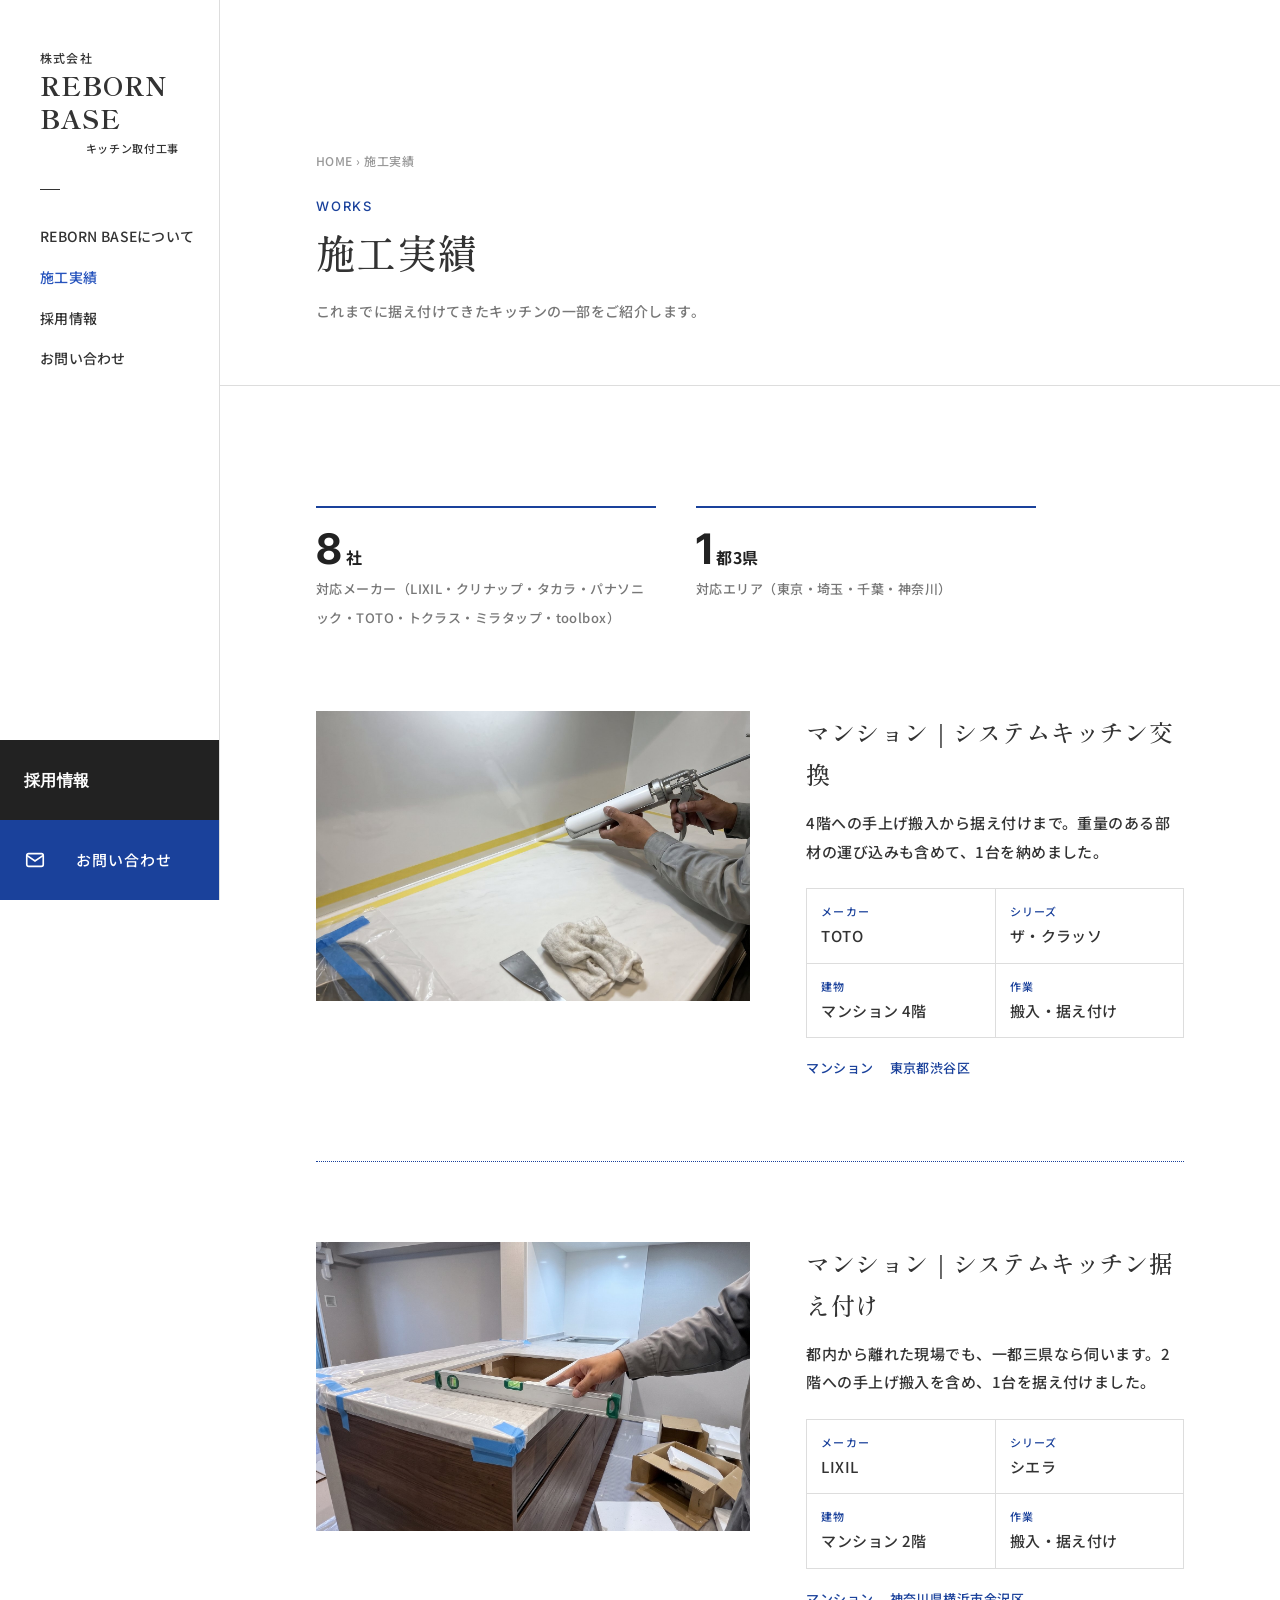
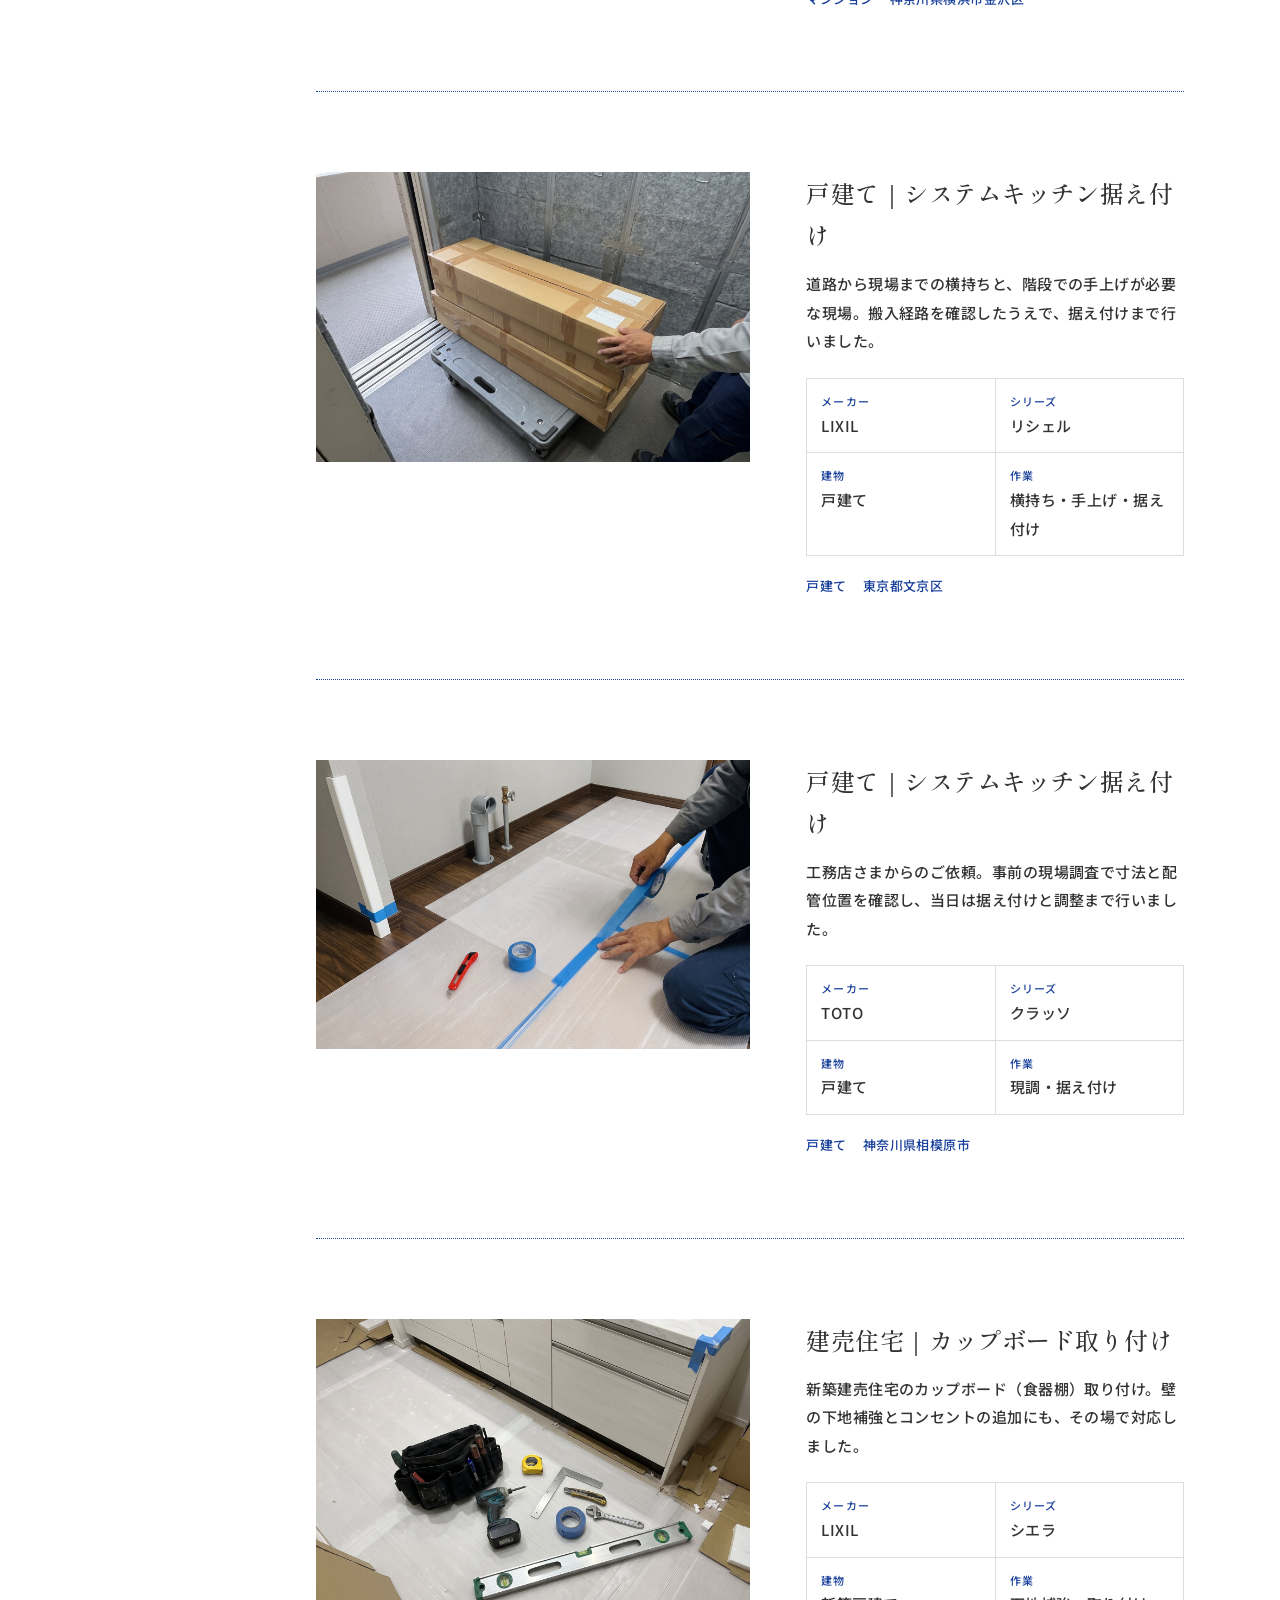
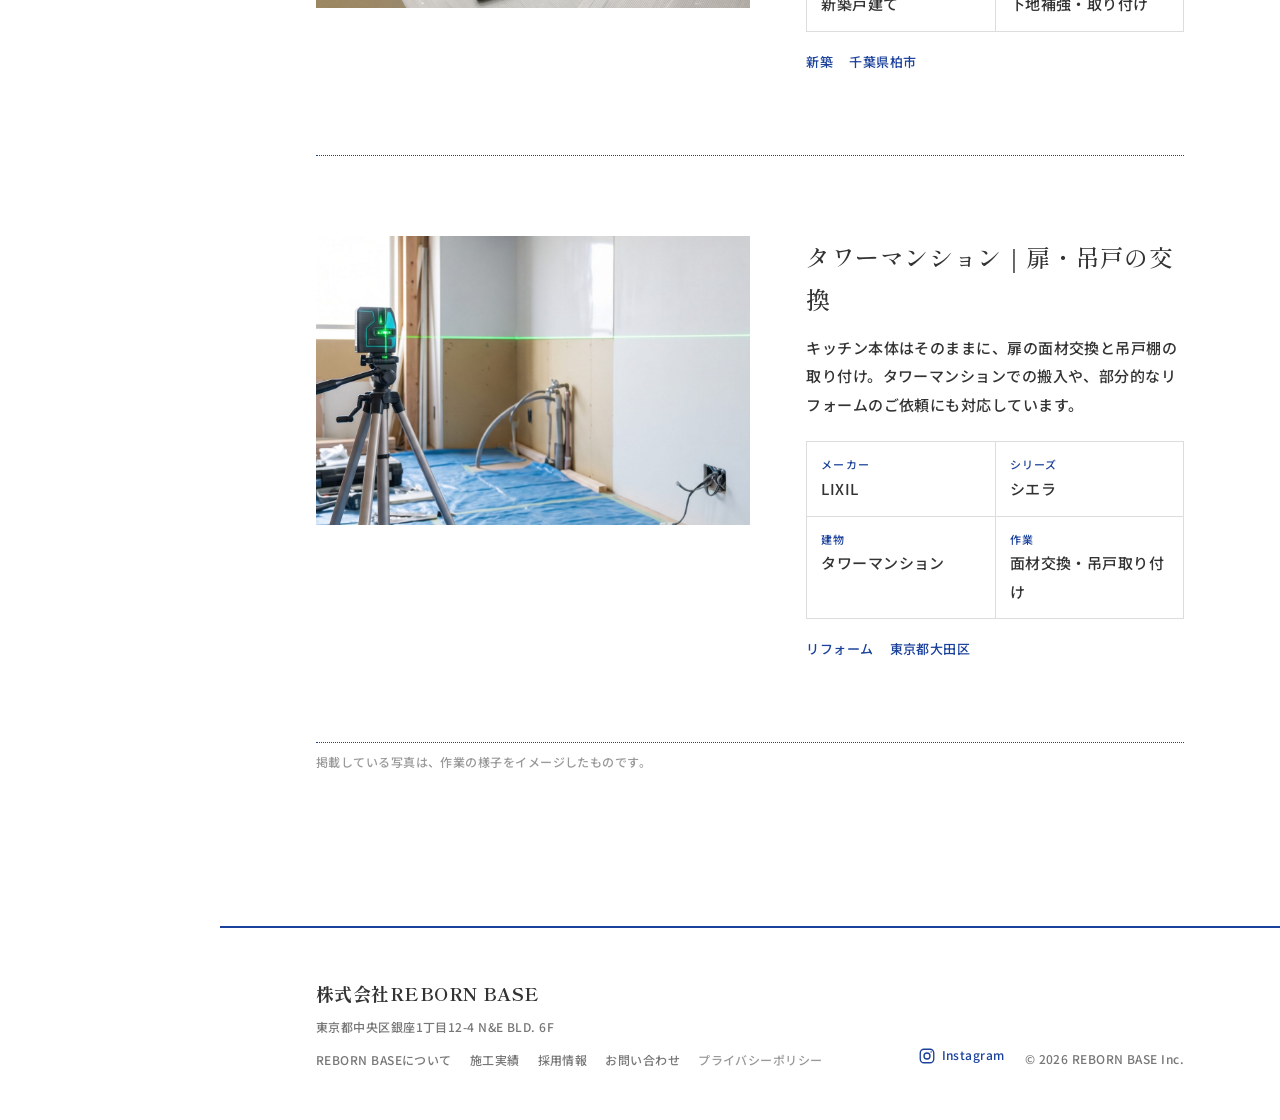
<file: works.html>
<!DOCTYPE html>
<html lang="ja" class="sub">
<head>
<meta charset="UTF-8">
<script async src="https://www.googletagmanager.com/gtm.js?id=GTM-TPZF7S4K"></script>
<script>
  window.dataLayer = window.dataLayer || [];
  function gtag(){dataLayer.push(arguments);}
  gtag('js', new Date());
</script>
<meta name="viewport" content="width=device-width, initial-scale=1">
<title>施工実績｜株式会社REBORN BASE</title>
<meta name="description" content="これまでに据え付けてきたキッチンの一部をご紹介します。">
<meta property="og:title" content="施工実績｜株式会社REBORN BASE">
<meta property="og:description" content="これまでに据え付けてきたキッチンの一部をご紹介します。">
<meta property="og:type" content="website">
<meta property="og:site_name" content="株式会社REBORN BASE">
<meta property="og:url" content="https://reborn-base.co.jp/works.html">
<meta property="og:image" content="https://reborn-base.co.jp/img/ogp.jpg">
<meta property="og:image:width" content="1200">
<meta property="og:image:height" content="630">
<meta property="og:locale" content="ja_JP">
<meta name="twitter:card" content="summary_large_image">
<link rel="canonical" href="https://reborn-base.co.jp/works.html">
<link rel="icon" href="favicon.ico" sizes="32x32">
<link rel="icon" href="img/icon-512.png" type="image/png" sizes="512x512">
<link rel="apple-touch-icon" href="img/icon-180.png">
<meta name="theme-color" content="#1a419b">
<link rel="preconnect" href="https://fonts.googleapis.com">
<link rel="preconnect" href="https://fonts.gstatic.com" crossorigin>
<link href="https://fonts.googleapis.com/css2?family=Noto+Sans+JP:wght@400;500;700&family=Shippori+Mincho+B1:wght@500;700&family=Inter:wght@600;700&display=swap" rel="stylesheet">
<link rel="stylesheet" href="css/style.css?v=202611271630">
</head>
<body class="sub">
<svg width="0" height="0" style="position:absolute"><symbol id="logo" viewBox="0 0 240 120">
<rect x="6" y="30" width="60" height="60" fill="none" stroke="#333" stroke-width="2.5"/><rect x="30" y="10" width="14" height="100" fill="#333"/>
<text x="84" y="64" font-family="'Shippori Mincho B1',serif" font-size="30" font-weight="700" fill="#333" letter-spacing="2">REBORN</text>
<text x="84" y="98" font-family="'Shippori Mincho B1',serif" font-size="30" font-weight="700" fill="#333" letter-spacing="2">BASE</text></symbol></svg>
<header>
  <a class="site_logo" href="index.html"><small>株式会社</small><strong>REBORN BASE</strong><span>キッチン取付工事</span><span class="bar"></span></a>
  <button class="burger" aria-label="メニューを開く" aria-expanded="false" aria-controls="gnavi" onclick="const m=document.getElementById('gnavi');m.classList.toggle('open');const o=m.classList.contains('open');this.setAttribute('aria-expanded',o);this.setAttribute('aria-label',o?'メニューを閉じる':'メニューを開く')"><span></span><span></span><span></span></button>
  <nav class="g_navi" id="gnavi"><a href="about.html">REBORN BASEについて</a><a href="works.html" class=on>施工実績</a><a href="recruit.html">採用情報</a><a href="contact.html">お問い合わせ</a></nav>
  <ul class="cv">
    <li class="tel"><a href="recruit.html">採用情報</a></li>
    <li class="mail"><a href="contact.html"><svg viewBox="0 0 24 24" fill="none" stroke="currentColor" stroke-width="1.8"><rect x="3" y="5" width="18" height="14" rx="2"/><path d="M3 7l9 6 9-6"/></svg>お問い合わせ</a></li>
  </ul>
</header>
<div class="wrapper">
  <div class="page_head"><div class="crumb"><a href="index.html">HOME</a> › 施工実績</div><h1 class="jp"><small>WORKS</small>施工実績</h1><p>これまでに据え付けてきたキッチンの一部をご紹介します。</p></div>

  <section class="inner works">
    <ul class="nums">
      <li><b>8<small>社</small></b><span>対応メーカー（LIXIL・クリナップ・タカラ・パナソニック・TOTO・トクラス・ミラタップ・toolbox）</span></li>
      <li><b>1<small>都3県</small></b><span>対応エリア（東京・埼玉・千葉・神奈川）</span></li>
    </ul>
    <ul class="pickup">
      <li>
        <div class="flex solo">
          <div class="main">
            <div class="txt">
              <h3 class="jp">マンション｜システムキッチン交換</h3>
              <p>4階への手上げ搬入から据え付けまで。重量のある部材の運び込みも含めて、1台を納めました。</p>
              <dl class="spec"><div><dt>メーカー</dt><dd>TOTO</dd></div><div><dt>シリーズ</dt><dd>ザ・クラッソ</dd></div><div><dt>建物</dt><dd>マンション 4階</dd></div><div><dt>作業</dt><dd>搬入・据え付け</dd></div></dl>
              <div class="tag"><span>マンション</span><span>東京都渋谷区</span></div>
            </div>
            <div class="img"><img src="img/w-caulk.jpg" data-fb="img/w-caulk.jpg" onerror="this.onerror=null;this.src=this.dataset.fb" alt="マンション｜システムキッチン交換"></div>
          </div>
        </div>
      </li>
      <li>
        <div class="flex solo">
          <div class="main">
            <div class="txt">
              <h3 class="jp">マンション｜システムキッチン据え付け</h3>
              <p>都内から離れた現場でも、一都三県なら伺います。2階への手上げ搬入を含め、1台を据え付けました。</p>
              <dl class="spec"><div><dt>メーカー</dt><dd>LIXIL</dd></div><div><dt>シリーズ</dt><dd>シエラ</dd></div><div><dt>建物</dt><dd>マンション 2階</dd></div><div><dt>作業</dt><dd>搬入・据え付け</dd></div></dl>
              <div class="tag"><span>マンション</span><span>神奈川県横浜市金沢区</span></div>
            </div>
            <div class="img"><img src="img/w-level2.jpg" data-fb="img/w-level2.jpg" onerror="this.onerror=null;this.src=this.dataset.fb" alt="マンション｜システムキッチン据え付け"></div>
          </div>
        </div>
      </li>
      <li>
        <div class="flex solo">
          <div class="main">
            <div class="txt">
              <h3 class="jp">戸建て｜システムキッチン据え付け</h3>
              <p>道路から現場までの横持ちと、階段での手上げが必要な現場。搬入経路を確認したうえで、据え付けまで行いました。</p>
              <dl class="spec"><div><dt>メーカー</dt><dd>LIXIL</dd></div><div><dt>シリーズ</dt><dd>リシェル</dd></div><div><dt>建物</dt><dd>戸建て</dd></div><div><dt>作業</dt><dd>横持ち・手上げ・据え付け</dd></div></dl>
              <div class="tag"><span>戸建て</span><span>東京都文京区</span></div>
            </div>
            <div class="img"><img src="img/w-hannyu.jpg" data-fb="img/w-hannyu.jpg" onerror="this.onerror=null;this.src=this.dataset.fb" alt="戸建て｜システムキッチン据え付け"></div>
          </div>
        </div>
      </li>
      <li>
        <div class="flex solo">
          <div class="main">
            <div class="txt">
              <h3 class="jp">戸建て｜システムキッチン据え付け</h3>
              <p>工務店さまからのご依頼。事前の現場調査で寸法と配管位置を確認し、当日は据え付けと調整まで行いました。</p>
              <dl class="spec"><div><dt>メーカー</dt><dd>TOTO</dd></div><div><dt>シリーズ</dt><dd>クラッソ</dd></div><div><dt>建物</dt><dd>戸建て</dd></div><div><dt>作業</dt><dd>現調・据え付け</dd></div></dl>
              <div class="tag"><span>戸建て</span><span>神奈川県相模原市</span></div>
            </div>
            <div class="img"><img src="img/w-yojo2.jpg" data-fb="img/w-yojo2.jpg" onerror="this.onerror=null;this.src=this.dataset.fb" alt="戸建て｜システムキッチン据え付け"></div>
          </div>
        </div>
      </li>
      <li>
        <div class="flex solo">
          <div class="main">
            <div class="txt">
              <h3 class="jp">建売住宅｜カップボード取り付け</h3>
              <p>新築建売住宅のカップボード（食器棚）取り付け。壁の下地補強とコンセントの追加にも、その場で対応しました。</p>
              <dl class="spec"><div><dt>メーカー</dt><dd>LIXIL</dd></div><div><dt>シリーズ</dt><dd>シエラ</dd></div><div><dt>建物</dt><dd>新築戸建て</dd></div><div><dt>作業</dt><dd>下地補強・取り付け</dd></div></dl>
              <div class="tag"><span>新築</span><span>千葉県柏市</span></div>
            </div>
            <div class="img"><img src="img/w-tools.jpg" data-fb="img/w-tools.jpg" onerror="this.onerror=null;this.src=this.dataset.fb" alt="建売住宅｜カップボード取り付け"></div>
          </div>
        </div>
      </li>
      <li>
        <div class="flex solo">
          <div class="main">
            <div class="txt">
              <h3 class="jp">タワーマンション｜扉・吊戸の交換</h3>
              <p>キッチン本体はそのままに、扉の面材交換と吊戸棚の取り付け。タワーマンションでの搬入や、部分的なリフォームのご依頼にも対応しています。</p>
              <dl class="spec"><div><dt>メーカー</dt><dd>LIXIL</dd></div><div><dt>シリーズ</dt><dd>シエラ</dd></div><div><dt>建物</dt><dd>タワーマンション</dd></div><div><dt>作業</dt><dd>面材交換・吊戸取り付け</dd></div></dl>
              <div class="tag"><span>リフォーム</span><span>東京都大田区</span></div>
            </div>
            <div class="img"><img src="img/w-laser.jpg" data-fb="img/w-laser.jpg" onerror="this.onerror=null;this.src=this.dataset.fb" alt="タワーマンション｜扉・吊戸の交換"></div>
          </div>
        </div>
      </li>
    </ul>
    <p class="photo_note">掲載している写真は、作業の様子をイメージしたものです。</p>
  </section>
  <footer>
    <div><strong>株式会社REBORN BASE</strong>東京都中央区銀座1丁目12-4 N&amp;E BLD. 6F<br><nav style="margin-top:10px"><a href="about.html">REBORN BASEについて</a><a href="works.html">施工実績</a><a href="recruit.html">採用情報</a><a href="contact.html">お問い合わせ</a><a href="privacy.html">プライバシーポリシー</a></nav></div>
    <div><a class="sns_link" href="https://www.instagram.com/rebornbase.official/" target="_blank" rel="noopener"><svg viewBox="0 0 24 24" fill="none" stroke="currentColor" stroke-width="1.8"><rect x="3" y="3" width="18" height="18" rx="5"/><circle cx="12" cy="12" r="4"/><circle cx="17.5" cy="6.5" r="1" fill="currentColor" stroke="none"/></svg>Instagram</a>© 2026 REBORN BASE Inc.</div>
  </footer>
</div>
<nav class="sp_bar" aria-label="お問い合わせ"><a class="sp_tel" href="mailto:info@reborn-base.co.jp"><svg viewBox="0 0 24 24" fill="none" stroke="currentColor" stroke-width="1.8" aria-hidden="true"><rect x="3" y="5" width="18" height="14" rx="2"/><path d="M3 7l9 6 9-6"/></svg>メールする</a><a class="sp_main" href="contact.html">お問い合わせ</a></nav>
<script>
(function(){
  var header=document.querySelector('header');
  var items=[].slice.call(document.querySelectorAll('.works .main, .works .sub'));
  var kvArea=document.querySelector('.kv_area'), copy=document.querySelector('.copy_h'), copys=document.querySelector('.copy_s');
  function onScroll(){
    var y=window.pageYOffset, h=window.innerHeight;
    if(kvArea){var black=y>h*0.7-300;header.classList.toggle('black',black);kvArea.classList.toggle('fade',black);copy.classList.toggle('move',y>h);if(copys)copys.classList.toggle('move',y>h);}
    items.forEach(function(el){if(!el.classList.contains('show')&&el.getBoundingClientRect().top<h-100)el.classList.add('show');});
  }
  window.addEventListener('scroll',onScroll,{passive:true});window.addEventListener('resize',onScroll);onScroll();
})();
</script>
</body></html>
</file>
<file: css/style.css>
:root{
  --navy:#1a419b; --navy2:#2754bd; --date:#265bc8;
  --ink:#333; --black:#222; --gray:#eee; --bg2:#f8f8f8; --line:#ddd;
  --sans:'Noto Sans JP',sans-serif;
  --min:'Shippori Mincho B1',"YuMincho","Yu Mincho",serif;
  --nav:220px;
}
*{box-sizing:border-box;margin:0;padding:0}
html{font-size:62.5%}
body{font-family:var(--sans);font-weight:500;color:var(--ink);background:#fff;font-size:1.5rem;line-height:1.9;letter-spacing:.03em}
a{color:inherit;text-decoration:none}
img{display:block;max-width:100%}
ul,ol{list-style:none}
.jp{font-family:var(--min);font-weight:500}
:focus-visible{outline:2px solid var(--navy);outline-offset:3px}

/* ===== loading ===== */
.loading{position:fixed;inset:0;background:var(--black);z-index:300;display:flex;align-items:center;justify-content:center;pointer-events:none}
.loading .load_logo{width:240px;filter:blur(4px);opacity:0;transition:.6s ease-in-out}
.loading.show .load_logo{filter:blur(0);opacity:1}
.loading .load_logo svg{width:100%;height:auto}

/* ===== header (left nav) ===== */
header{position:fixed;left:0;top:0;width:var(--nav);height:100%;z-index:100;display:flex;flex-direction:column;background:transparent}
.sub header{background:#fff;border-right:1px solid var(--line)}
.site_logo{padding:50px 40px 0;line-height:1.3;font-weight:500}
.site_logo small{display:block;font-size:1.2rem;letter-spacing:.1em}
.site_logo strong{display:block;font-family:var(--min);font-size:2.6rem;font-weight:700;letter-spacing:.04em;margin-top:2px}
.site_logo span{display:block;font-size:1.1rem;letter-spacing:.06em;margin-top:6px;text-align:right}
.site_logo .bar{width:20px;height:1px;background:currentColor;margin:34px 0 26px}
.home header .site_logo,.home header .g_navi{filter:brightness(1000%);transition:.6s ease-in}
.home header.black .site_logo,.home header.black .g_navi{filter:brightness(100%)}
.g_navi{padding:0 28px 0 40px;flex:1}
.g_navi a{display:block;font-size:1.4rem;padding:7px 0;letter-spacing:.02em;white-space:nowrap;transition:.3s}
.g_navi a:hover,.g_navi a.on{color:var(--navy2)}
.cv{margin-top:auto}
.cv li a{display:flex;align-items:center;gap:30px;height:80px;padding:0 24px;font-size:1.5rem;letter-spacing:.06em}
.cv li a svg{width:22px;height:22px;flex:none}
.cv li.ig{background:var(--bg2);color:var(--black)}
.cv li.tel{background:var(--black);color:#fff}
.cv li.tel a{font-family:'Inter',sans-serif;font-weight:700;font-size:1.6rem;letter-spacing:.02em;gap:18px;white-space:nowrap}
.cv li.mail{background:var(--navy);color:#fff}
.cv li a:hover{opacity:.85}
.burger{display:none}

/* ===== KV (fixed hero, top page only) ===== */
.kv_area{position:fixed;top:0;left:0;width:100%;height:100%;padding-right:320px;background:#fff;transition:.6s ease-in;filter:brightness(100%)}
.kv_area.fade{filter:brightness(200%)}
.kv_area.fade .kv_home_list{opacity:0}
.kv_home_list{position:relative;width:100%;height:100%;overflow:hidden;background:#333;transition:.6s ease-in}
.kv{position:absolute;inset:0;overflow:hidden;opacity:0;transition:1s ease-in-out;z-index:10}
.kv_out{width:100%;height:100%;overflow:hidden;position:relative}
.kv.pre{z-index:20}
.kv.show{opacity:1}
.kv .kv_list{width:100%;height:100%;overflow:hidden;transform:scale(1.08);transition:6s ease-in-out}
.kv.show .kv_list{transform:scale(1)}
.kv_a{display:block;width:100%;height:100%;background:#44443f no-repeat center center;background-size:cover}
.kv_home_list::after{content:"";position:absolute;left:0;top:0;bottom:0;width:420px;background:linear-gradient(90deg,rgba(10,20,45,.62) 0%,rgba(10,20,45,.45) 45%,rgba(10,20,45,0) 100%);z-index:25;pointer-events:none}
.mark{position:absolute;right:74px;bottom:55px;width:170px;z-index:30}
.copy_h{position:fixed;right:86px;top:80px;z-index:60;writing-mode:vertical-rl;font-size:5rem;line-height:1.5;letter-spacing:.08em;font-weight:500;color:var(--ink);transition:.6s ease-in}
.copy_h.move{position:absolute}
.copy_s{position:fixed;right:256px;top:84px;z-index:60;writing-mode:vertical-rl;font-size:1.4rem;letter-spacing:.2em;color:#555;transition:.6s ease-in}
.copy_s.move{position:absolute}

/* ===== page body ===== */
.wrapper{position:relative;z-index:50;background:#fff;margin-left:var(--nav)}
.home .wrapper{margin-top:100vh}
.inner{padding:120px 96px}
.sec_title{font-size:3.6rem;line-height:1.75;margin-bottom:40px}
.sec_title small{display:block;font-family:'Inter',sans-serif;font-size:1.2rem;color:var(--navy);letter-spacing:.14em;margin-bottom:4px}
.btn{display:inline-flex;align-items:center;justify-content:center;min-width:260px;height:52px;padding:0 36px;border:1px solid var(--navy);border-radius:30px;color:var(--navy);font-size:1.4rem;letter-spacing:.08em;transition:.3s;background:#fff}
.btn:hover{background:var(--navy);color:#fff}
.lead{font-size:1.6rem;line-height:2.5;max-width:40em}
.lead p+p{margin-top:1.2em}

/* sub page title band */
.page_head{padding:150px 96px 60px;border-bottom:1px solid var(--line)}
.page_head h1{font-size:4rem;line-height:1.5;font-weight:500}
.page_head h1 small{display:block;font-family:'Inter',sans-serif;font-size:1.3rem;color:var(--navy);letter-spacing:.14em;margin-bottom:6px}
.page_head p{margin-top:16px;color:#777;font-size:1.4rem}
.crumb{font-size:1.2rem;color:#999;margin-bottom:24px}
.crumb a:hover{color:var(--navy)}

/* statement */
.statement{position:relative;padding-top:120px;padding-right:420px}
.statement p{font-size:1.6rem;line-height:2.5}
.statement p+p{margin-top:1.2em}
.statement .btn{margin-top:44px}

/* photo strip */
.strip{overflow:hidden;width:100%;background:#fff}
.strip ul{display:flex;width:max-content;animation:strip 40s linear infinite}
.strip li{width:400px;height:300px;flex:none;margin-right:2px;background:#44443f}
.strip li img{width:100%;height:100%;object-fit:cover}
@keyframes strip{from{transform:translateX(0)}to{transform:translateX(-50%)}}

/* works (実績) */
.works ul.pickup>li{padding:80px 0;border-bottom:1px dotted var(--navy)}
.works ul.pickup>li:first-child{padding-top:0}
.works .flex{display:grid;grid-template-columns:1fr 280px;gap:92px}
.works .main{display:flex;flex-direction:column-reverse}
.works .flex.solo{grid-template-columns:1fr}
.works .solo .main{display:grid;grid-template-columns:1.15fr 1fr;gap:56px;align-items:start}
.works .solo .main .img{order:-1}
.works .solo .txt{padding-top:0}
.works .main .img,.works .sub span{position:relative;display:block;overflow:hidden;background:#44443f}
.works .main .img{aspect-ratio:3/2}
.works .sub span{aspect-ratio:5/4}
.works .sub span:first-child{margin-bottom:60px}
.works .main .img img,.works .sub span img{width:100%;height:100%;object-fit:cover;transition:.6s ease-in-out}
.works .main .img:hover img,.works .sub span:hover img{filter:brightness(60%)}
.works .main .img:after,.works .sub span:after{content:"";position:absolute;left:0;top:0;width:100%;height:100%;background:var(--gray);transition:.8s ease-in-out}
.works .main.show .img:after,.works .sub.show span:after{width:0}
.works .txt{padding:36px 0 0}
.works .txt h3{font-size:2.4rem;line-height:1.75;font-weight:500;margin-bottom:14px}
.works .txt p{font-size:1.5rem}
.works .tag{margin-top:18px;font-size:1.3rem;color:var(--navy)}
.works .tag span+span{margin-left:16px}
.works .spec{display:grid;grid-template-columns:repeat(2,1fr);gap:1px;background:var(--line);border:1px solid var(--line);margin-top:22px}
.works .spec div{background:#fff;padding:12px 14px}
.works .spec dt{font-size:1.1rem;color:var(--navy);letter-spacing:.1em}
.works .spec dd{font-size:1.5rem;font-weight:500}
.img .note{position:absolute;right:10px;bottom:8px;font-size:1.1rem;color:#fff;background:rgba(0,0,0,.45);padding:2px 8px;z-index:2}
.more{display:flex;justify-content:flex-end;margin-top:24px;font-size:1.4rem;color:var(--navy)}
.more a::after{content:"›";margin-left:10px;font-size:1.8rem}
.works .btn{margin-top:60px}

/* numbers */
.nums{display:grid;grid-template-columns:repeat(2,1fr);gap:40px;margin:0 0 80px;max-width:720px}
.nums li{border-top:2px solid var(--navy);padding-top:16px}
.nums b{display:block;font-family:'Inter',sans-serif;font-size:4.2rem;font-weight:700;line-height:1.2;color:var(--black)}
.nums b small{font-size:1.6rem;font-family:var(--sans);margin-left:4px}
.nums span{font-size:1.3rem;color:#777}

/* services */
.services{display:grid;grid-template-columns:repeat(3,1fr);gap:40px}
.services li{border-top:1px solid var(--ink);padding-top:18px}
.services b{display:block;font-size:1.8rem;font-weight:500;margin-bottom:8px}
.services p{font-size:1.4rem;color:#555}

/* makers */
.makers{display:flex;flex-wrap:wrap;gap:12px}
.makers li{border:1px solid var(--ink);padding:10px 22px;font-size:1.5rem;letter-spacing:.06em}

/* news & column */
.info{display:grid;grid-template-columns:1fr auto;gap:60px;align-items:center;padding:60px 0;border-bottom:1px solid var(--line)}
.info:first-of-type{padding-top:0}
.info ul li{display:grid;grid-template-columns:80px 1fr;gap:40px;align-items:center;padding:14px 0}
.info ul li .th{width:80px;height:80px;background:#44443f;overflow:hidden}
.info ul li .th img{width:100%;height:100%;object-fit:cover}
.info ul li time{display:block;font-size:1.4rem;color:var(--date);font-family:'Inter',sans-serif}
.info ul li a{display:block;font-size:1.5rem;transition:.3s}
.info ul li a:hover{color:var(--navy)}

/* recruit */
.recruit{background:var(--bg2)}
.recruit .grid{display:grid;grid-template-columns:1fr 1fr;gap:72px}
.recruit p{font-size:1.5rem;line-height:2.3}
.recruit p+p{margin-top:1.2em}
dl.tbl{border-top:1px solid var(--line)}
dl.tbl div{display:grid;grid-template-columns:140px 1fr;gap:16px;padding:16px 0;border-bottom:1px solid var(--line);font-size:1.45rem}
dl.tbl dt{color:var(--navy)}
.recruit .btn{margin-top:36px}

/* flow */
.flow ol{display:grid;grid-template-columns:repeat(4,1fr);gap:40px}
.flow li{border-top:2px solid var(--navy);padding-top:18px}
.flow li small{display:block;font-family:'Inter',sans-serif;font-weight:700;font-size:1.4rem;color:var(--navy);letter-spacing:.1em;margin-bottom:8px}
.flow li b{display:block;font-size:1.8rem;font-weight:500;margin-bottom:8px}
.flow li p{font-size:1.4rem}

/* contact */
.contact_grid{display:grid;grid-template-columns:1fr 1fr;gap:60px}
.c_card{border:1px solid var(--line);padding:36px}
.c_card h3{font-size:1.8rem;font-weight:500;margin-bottom:10px}
.c_card .big{font-family:'Inter',sans-serif;font-size:3rem;font-weight:700;color:var(--black);margin:8px 0}
.c_card p{font-size:1.4rem;color:#666}
.c_card .btn{margin-top:20px;min-width:0}

/* footer */
footer{padding:48px 96px;border-top:2px solid var(--navy);display:flex;justify-content:space-between;align-items:flex-end;font-size:1.2rem;color:#777}
footer strong{display:block;font-family:var(--min);font-size:1.8rem;color:var(--ink);margin-bottom:6px}
footer nav a{margin-right:18px}
footer nav a:hover{color:var(--navy)}
.sns_link{display:inline-flex;align-items:center;gap:6px;color:var(--navy);font-weight:500;margin-right:20px}
.sns_link svg{width:18px;height:18px}
.sns_note{margin-top:28px;font-size:1.4rem}
.sns_note .sns_link{margin-right:2px}

@media (prefers-reduced-motion:reduce){
  .kv .kv_list{transition:none;transform:none}
  .strip ul{animation:none}
}

/* ===== mobile ===== */
.day{list-style:none;max-width:720px;border-left:2px solid var(--navy);margin-left:40px}
.day li{display:grid;grid-template-columns:110px 1fr;gap:0 24px;padding:0 0 32px 32px;position:relative}
.day li::before{content:"";position:absolute;left:-7px;top:10px;width:12px;height:12px;border-radius:50%;background:var(--navy)}
.day time{font-family:'Inter',sans-serif;font-weight:700;font-size:1.8rem;color:var(--navy);line-height:1.6}
.day b{display:block;font-size:1.8rem;font-weight:500;margin-bottom:6px}
.day p{font-size:1.4rem;line-height:1.9;color:#555}
.grid3{display:grid;grid-template-columns:repeat(3,1fr);gap:28px}
.m_card{border-top:2px solid var(--navy);padding-top:20px}
.m_card small{display:block;font-size:1.2rem;letter-spacing:.1em;color:var(--navy);margin-bottom:6px}
.m_card h3{font-size:2.2rem;font-weight:500;margin-bottom:12px;font-family:var(--min)}
.m_card p{font-size:1.4rem;line-height:2;color:#555}
.photo_note{font-size:1.2rem;color:#999;margin:8px 0 32px}
.exp_list{list-style:none;display:grid;grid-template-columns:repeat(2,1fr);gap:0 48px;max-width:960px}
.exp_list li{border-top:1px solid var(--line);padding:22px 0;font-size:1.4rem;line-height:1.9;color:#555}
.exp_list b{display:block;font-size:1.9rem;font-weight:500;color:var(--black);margin-bottom:6px}
@media (max-width:959px){
  .works .solo .main{grid-template-columns:1fr;gap:24px}
  .exp_list{grid-template-columns:1fr}
  .day{margin-left:12px}.day li{grid-template-columns:1fr;gap:4px;padding-left:22px}.grid3{grid-template-columns:1fr}
  :root{--nav:0px}
  header{position:fixed;width:100%;height:60px;flex-direction:row;align-items:center;justify-content:space-between;padding:0 16px;background:#fff;border-bottom:1px solid var(--line)}
  .home header .site_logo,.home header .g_navi{filter:none}
  .site_logo{padding:0}.site_logo .bar,.site_logo small,.site_logo span{display:none}.site_logo strong{font-size:1.9rem}
  .g_navi{display:none;position:absolute;top:60px;left:0;right:0;background:#fff;padding:12px 20px 20px;border-bottom:1px solid var(--line)}
  .g_navi.open{display:block}
  .cv{display:none}
  .burger{display:block;position:relative;width:44px;height:44px;margin-right:-8px;background:none;border:0;cursor:pointer}
  .burger span{position:absolute;left:10px;width:24px;height:2px;background:var(--black);transition:transform .3s,opacity .2s,top .3s}
  .burger span:nth-child(1){top:14px}.burger span:nth-child(2){top:21px}.burger span:nth-child(3){top:28px}
  .burger[aria-expanded="true"] span:nth-child(1){top:21px;transform:rotate(45deg)}
  .burger[aria-expanded="true"] span:nth-child(2){opacity:0}
  .burger[aria-expanded="true"] span:nth-child(3){top:21px;transform:rotate(-45deg)}
  .burger:focus-visible{outline:2px solid var(--navy);outline-offset:2px}
  .kv_area{position:relative;padding-right:0;height:62vh;margin-top:60px}
  .kv_area.fade{filter:none}
  .kv_area.fade .kv_home_list{opacity:1}
  .kv_home_list::after{display:none}
  .mark{right:16px;bottom:16px;width:110px}
  .copy_s{position:static;writing-mode:horizontal-tb;text-align:center;padding:0 24px 24px;font-size:1.3rem}
  .copy_h{position:static;writing-mode:horizontal-tb;font-size:3rem;line-height:1.5;display:flex;align-items:center;justify-content:center;height:130px;padding:5px 6vw 0;text-align:center}
  .wrapper{margin-left:0}
  .home .wrapper{margin-top:0}
  .inner{padding:72px 24px}
  .page_head{padding:100px 24px 36px}
  .page_head h1{font-size:2.8rem}
  .sec_title{font-size:2.6rem}
  .statement{padding-top:0;padding-right:0}
  .works .flex,.recruit .grid,.info,.contact_grid{grid-template-columns:1fr;gap:28px}
  .works .sub{display:grid;grid-template-columns:1fr 1fr;gap:12px}
  .works .sub span:first-child{margin-bottom:0}
  .works .spec{grid-template-columns:1fr 1fr}
  .flow ol,.services,.nums{grid-template-columns:1fr 1fr;gap:28px}
  .strip li{width:240px;height:180px}
  dl.tbl div{grid-template-columns:100px 1fr}
  footer{padding:32px 24px;flex-direction:column;align-items:flex-start;gap:16px}
  .btn{min-width:0;width:100%}
  .statement p,.lead{line-height:2.1;font-size:1.5rem}
  .recruit p{line-height:2}
  footer nav a{white-space:nowrap}
  .mark{width:96px;bottom:12px;right:12px}
}
.form_wrap{margin-top:72px;max-width:760px}
.form_wrap iframe{display:block;width:100%;border:0;background:#fff}
.form_note{font-size:1.3rem;color:#666;margin:0 0 20px}
.form_note a{color:var(--navy);text-decoration:underline}
.f_koji{height:2000px}.f_saiyo{height:1960px}
@media (max-width:959px){.form_wrap{margin-top:56px}.f_koji{height:2450px}.f_saiyo{height:2420px}}
.bath .tbl{max-width:760px}
.bath_lead{max-width:640px;margin:0 0 32px}

.genba{background:var(--bg2)}
.genba_list{display:grid;grid-template-columns:repeat(4,1fr);gap:28px}
.genba_list img{width:100%;aspect-ratio:4/3;object-fit:cover;display:block;margin-bottom:16px}
.genba_list b{display:block;font-size:1.6rem;margin-bottom:8px}
.genba_list p{font-size:1.35rem;line-height:2}
@media (max-width:959px){.genba_list{grid-template-columns:1fr 1fr;gap:24px 16px}}
@media (max-width:559px){.genba_list{grid-template-columns:1fr}}

/* team / message */
.msg{display:grid;grid-template-columns:320px 1fr;gap:64px;align-items:start;max-width:1040px}
.msg_ph{margin:0}
.msg_ph img,.member img{width:100%;height:auto;aspect-ratio:4/5;object-fit:cover;display:block}
.msg_lead{font-size:2.6rem;line-height:1.7;letter-spacing:.08em;margin-bottom:28px}
.msg_txt>p:not(.msg_lead){font-size:1.5rem;line-height:2.2}
.msg_txt>p+p{margin-top:1.1em}
.msg_txt .sign{margin-top:32px;font-size:1.3rem;color:#777}
.msg_txt .sign b{display:block;font-size:2.2rem;font-weight:500;color:var(--black);letter-spacing:.12em;margin-top:4px}
.team_h{margin-top:120px}
.member{display:grid;grid-template-columns:repeat(2,1fr);gap:48px;max-width:1040px}
.member li{display:grid;grid-template-columns:200px 1fr;gap:28px;align-items:start}
.member figure{margin:0}
.member .mono{aspect-ratio:4/5;background:#f0f0ee;display:flex;align-items:center;justify-content:center}
.member .mono span{font-size:6.4rem;color:#9a9a96}
.member small{display:block;font-size:1.2rem;color:var(--navy);letter-spacing:.12em;margin-bottom:4px}
.member b{display:block;font-size:2.2rem;font-weight:500;letter-spacing:.1em;margin-bottom:10px}
.member p{font-size:1.4rem;line-height:2;color:#555}
@media (max-width:959px){
  .msg{grid-template-columns:1fr;gap:28px}
  .msg_ph{max-width:260px}
  .msg_lead{font-size:2.2rem}
  .team_h{margin-top:80px}
  .member{grid-template-columns:1fr;gap:36px}
  .member li{grid-template-columns:120px 1fr;gap:18px}
  .member .mono span{font-size:4.4rem}
}
.msg.co{margin-top:0}
.msg .role{display:block;font-size:1.2rem;color:var(--navy);letter-spacing:.12em;margin-bottom:6px}
.msg_txt>p.co_name{font-size:2.6rem;letter-spacing:.12em;line-height:1.5;margin-bottom:24px}
.msg_txt>p.quote{margin-top:28px;padding-left:20px;border-left:1px solid var(--ink);font-size:1.7rem;line-height:2;color:var(--ink)}
.msg.co+.member{margin-top:72px}
.msg.co+.msg.co{margin-top:72px}
@media (max-width:959px){.msg .co_name{font-size:2.2rem}.msg.co+.member,.msg.co+.msg.co{margin-top:48px}}

/* SP fixed bar */
.sp_bar{display:none}
@media (max-width:959px){
  .sp_bar{display:grid;grid-template-columns:1fr 1.4fr;position:fixed;left:0;right:0;bottom:0;z-index:200;background:#fff;border-top:1px solid var(--line);padding:8px max(12px,env(safe-area-inset-right,0px)) calc(8px + env(safe-area-inset-bottom,0px)) max(12px,env(safe-area-inset-left,0px));gap:8px;box-shadow:0 -4px 16px rgba(0,0,0,.06)}
  .sp_bar a{display:flex;align-items:center;justify-content:center;gap:8px;height:50px;font-size:1.5rem;font-weight:700;letter-spacing:.06em}
  .sp_bar svg{width:18px;height:18px}
  .sp_tel{border:1px solid var(--black);color:var(--black)}
  .sp_main{background:var(--navy);color:#fff}
  body{padding-bottom:calc(68px + env(safe-area-inset-bottom,0px))}
}
/* privacy */
.privacy{max-width:880px}
.privacy_lead{font-size:1.5rem;line-height:2.2;margin-bottom:48px}
.pv_item{border-top:1px solid var(--line);padding:28px 0}
.pv_item h2{font-size:1.9rem;font-weight:500;margin-bottom:12px}
.pv_item div{font-size:1.45rem;line-height:2.1}
.pv_item ul{list-style:disc;padding-left:1.4em;margin-top:6px}
.pv_date{margin-top:32px;font-size:1.3rem;color:#777;text-align:right}
footer nav a:last-child{color:#999}
/* top: mini team */
.mini_team{display:flex;align-items:center;gap:18px;margin-top:28px;padding:14px 18px 14px 14px;border:1px solid var(--line);background:#fff;max-width:420px;transition:.3s}
.mini_team:hover{border-color:var(--navy)}
.mt_ph{display:flex;flex:none}
.mt_ph img{width:52px;height:52px;border-radius:50%;object-fit:cover;border:2px solid #fff}
.mt_ph img+img{margin-left:-12px}
.mt_tx{font-size:1.4rem;line-height:1.6}
.mt_tx small{display:block;font-size:1.15rem;color:var(--navy);letter-spacing:.1em}
.recruit .mini_team+.btn{margin-top:24px}
</file>
